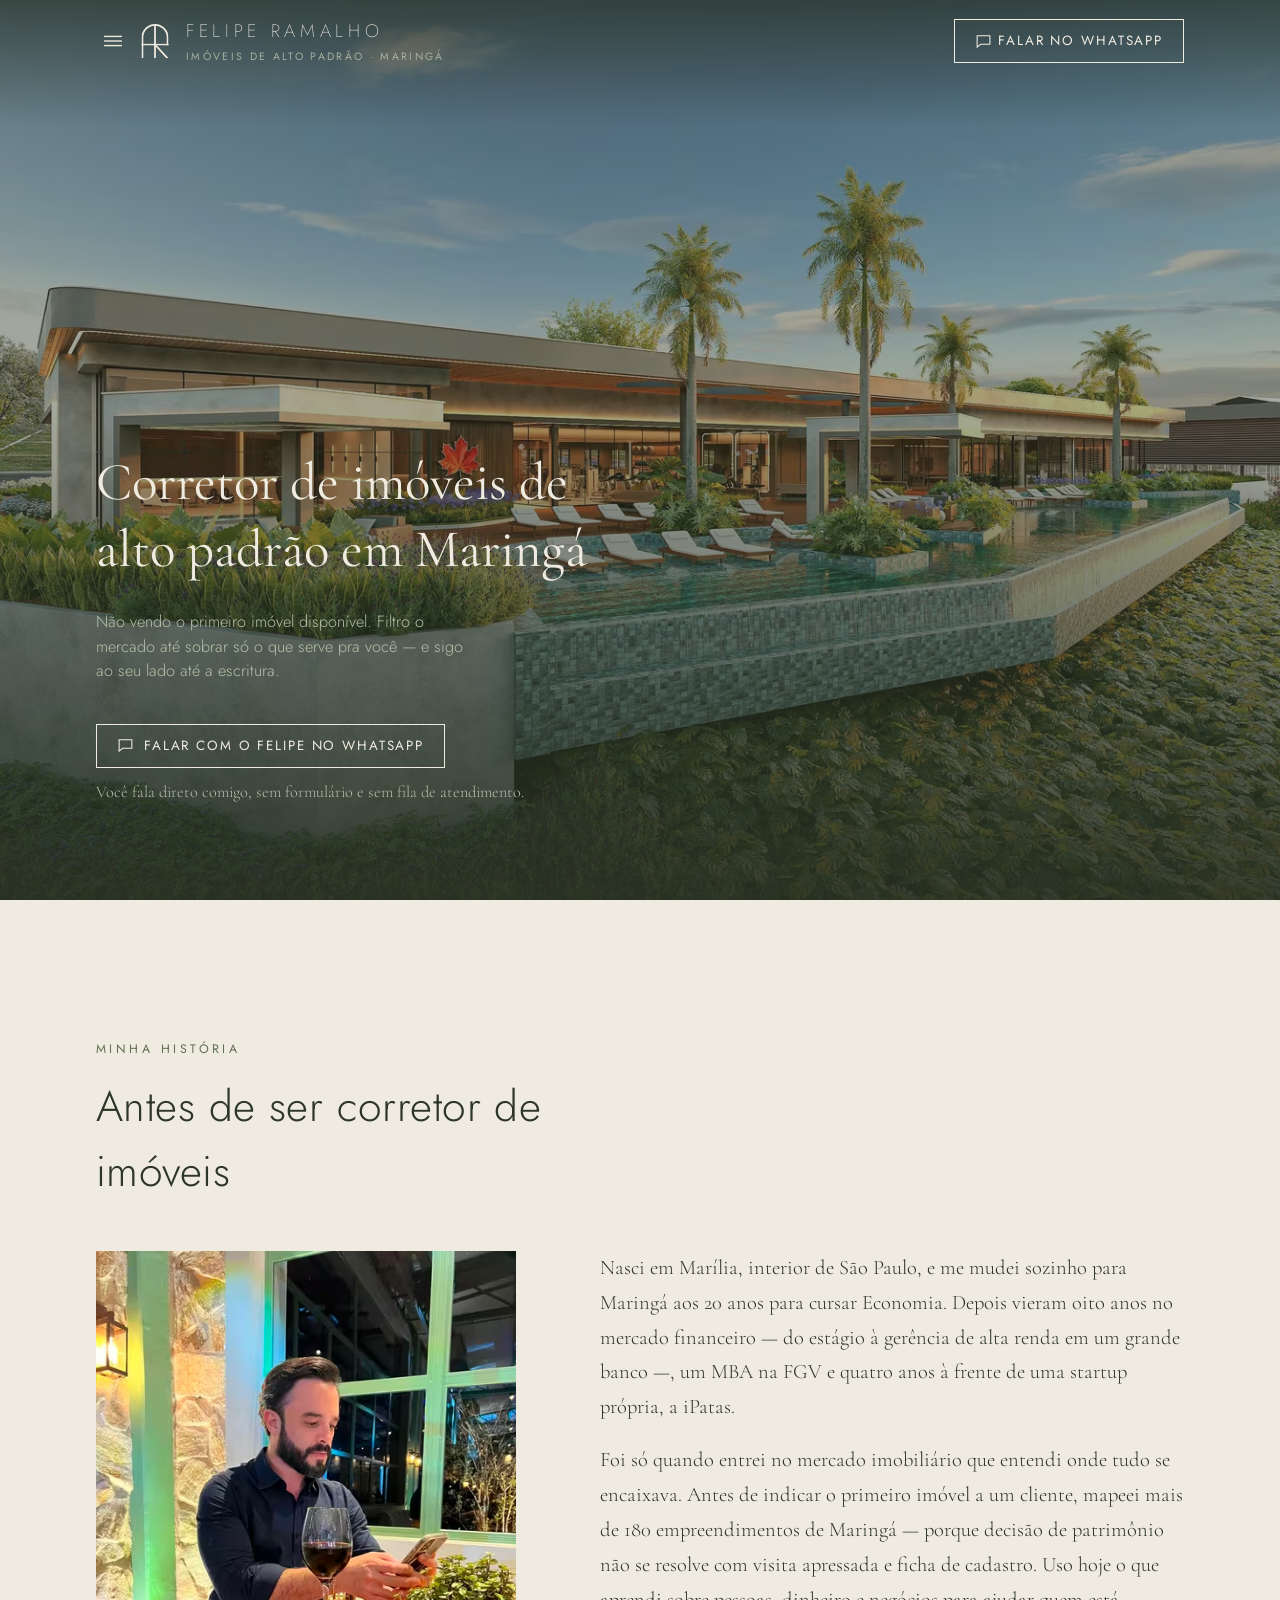
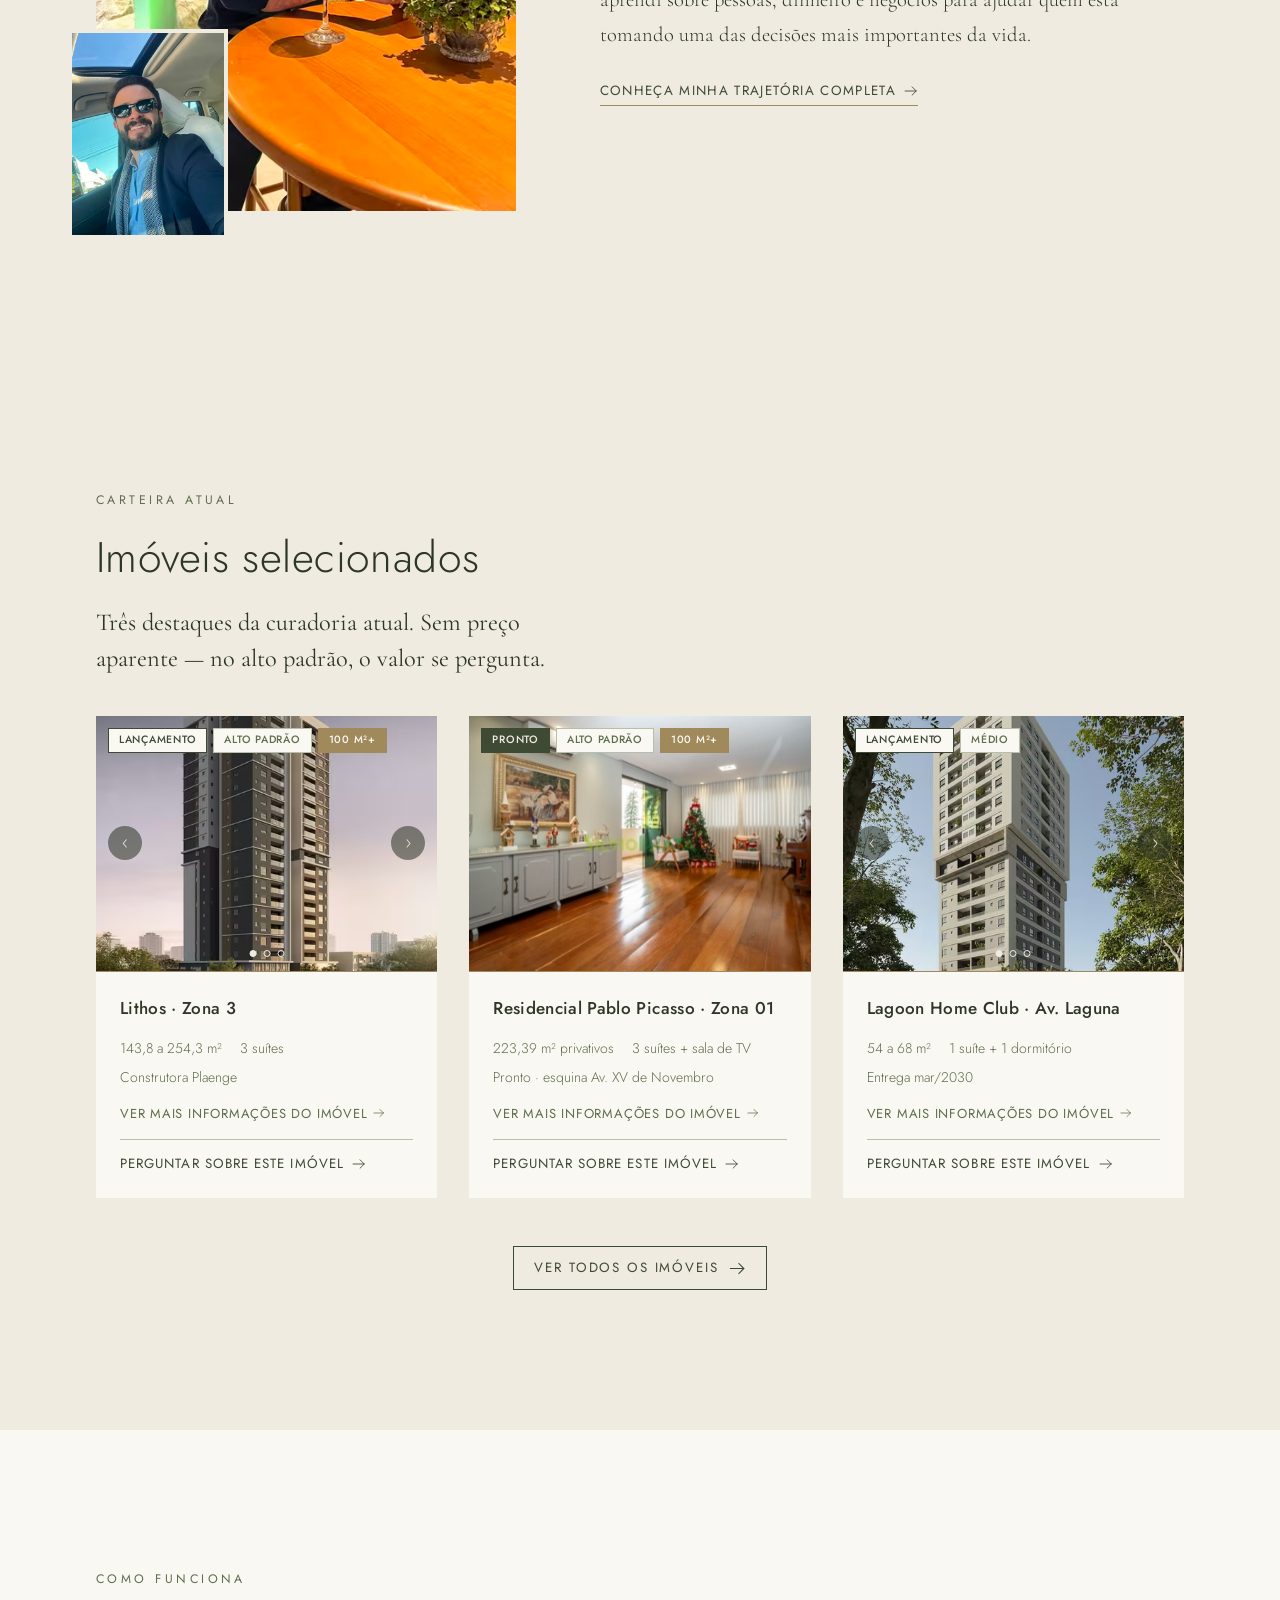
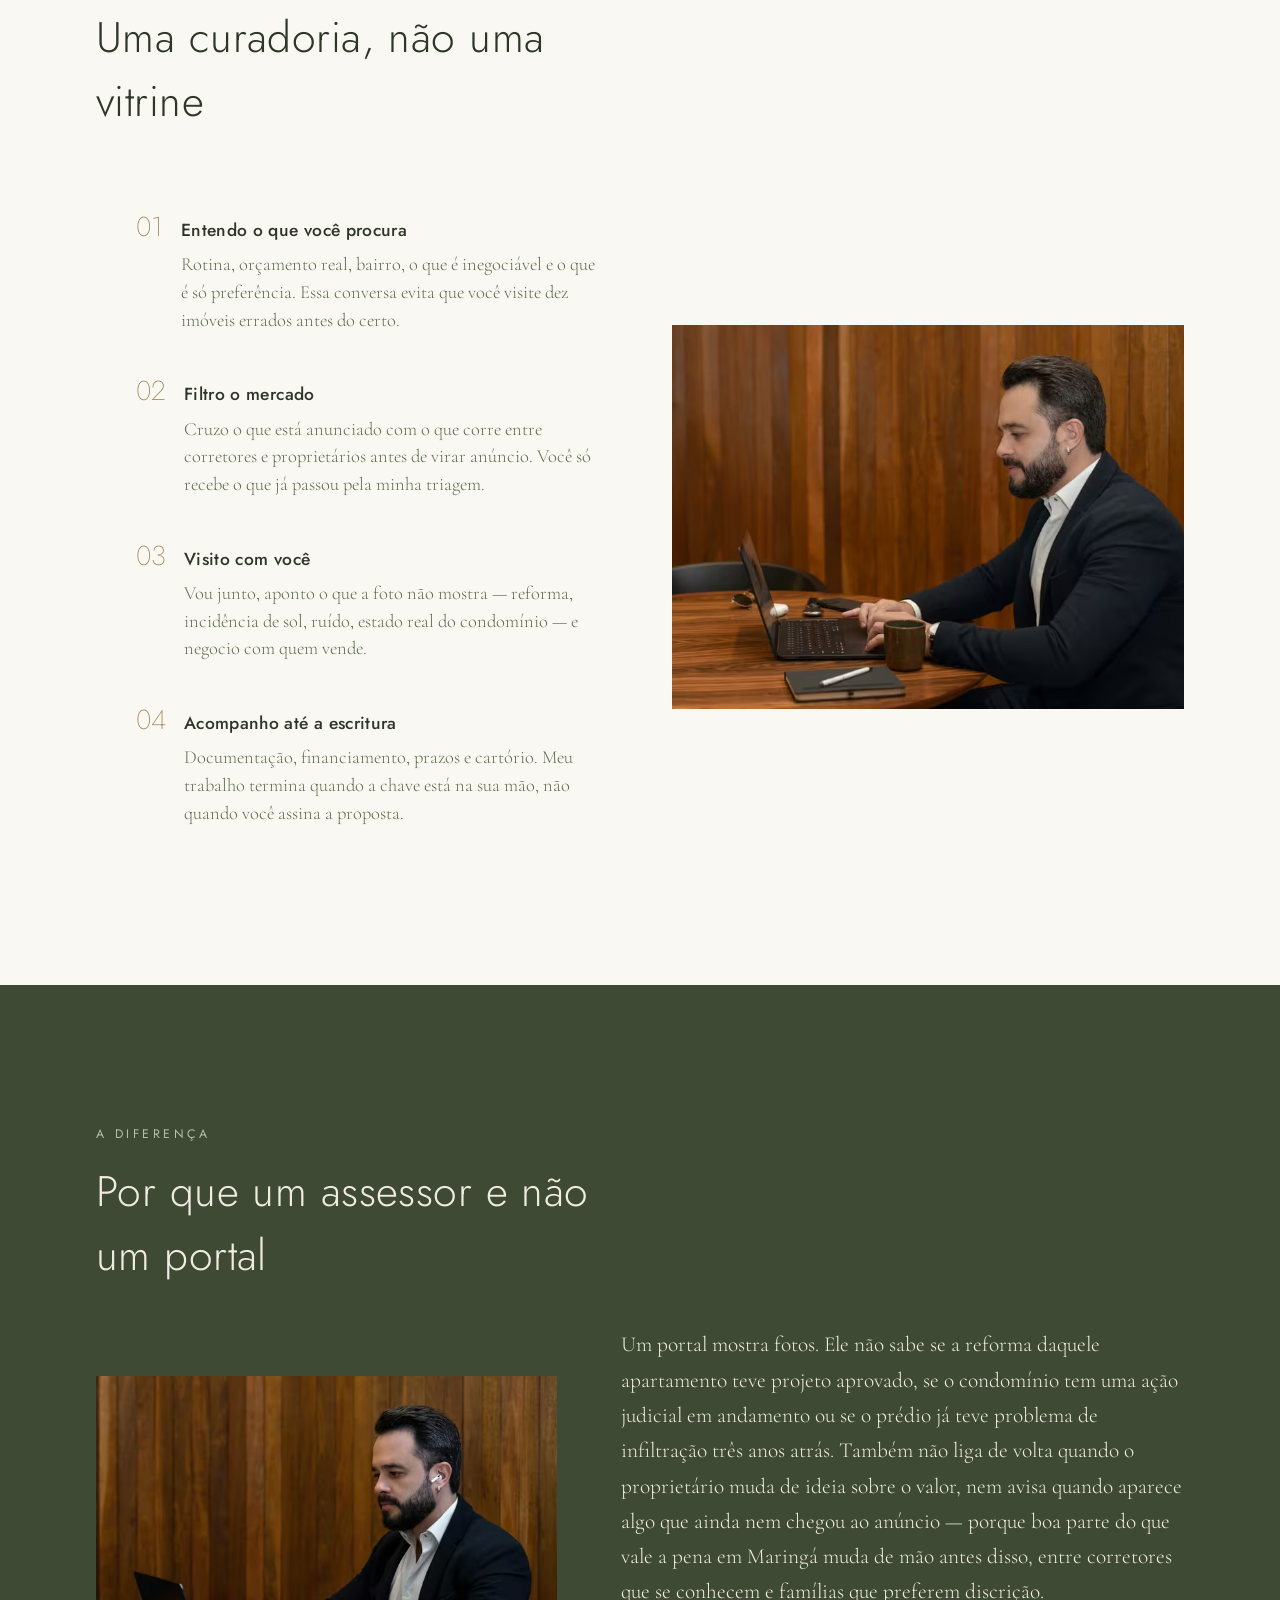
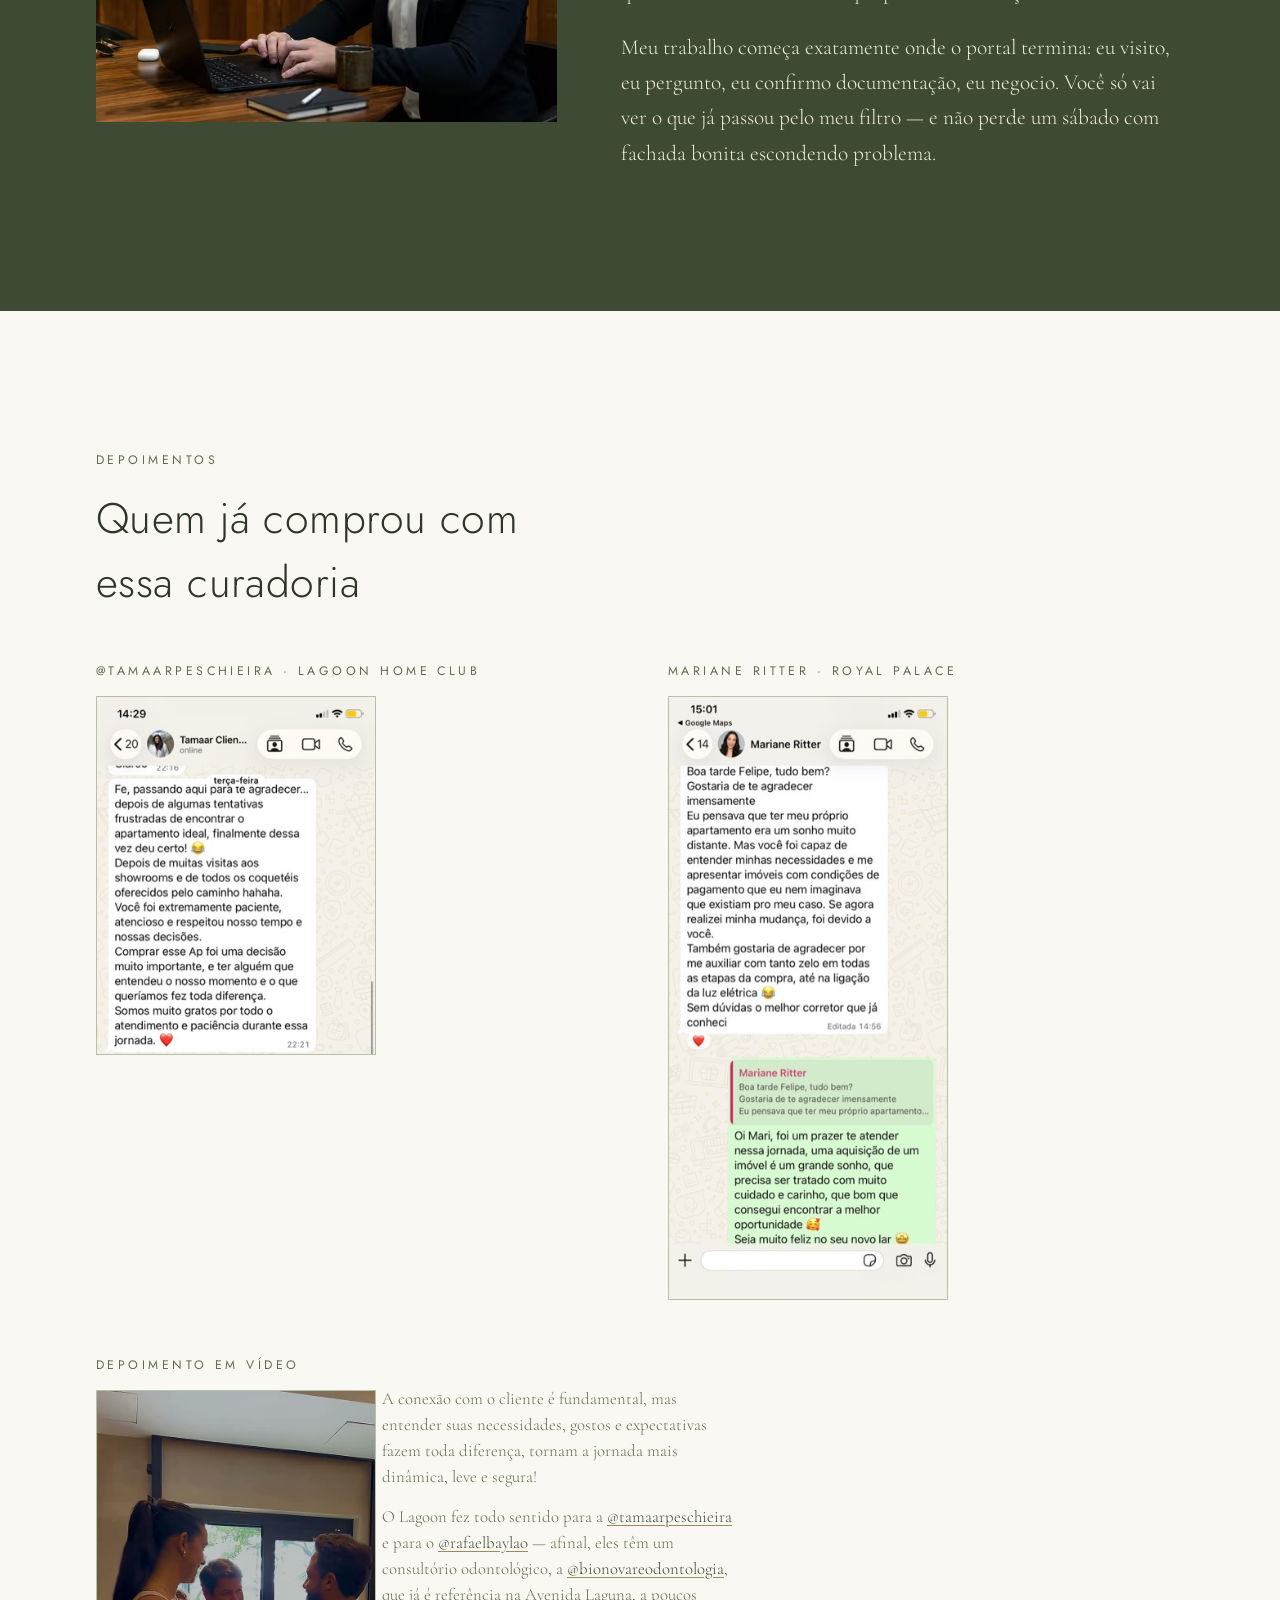
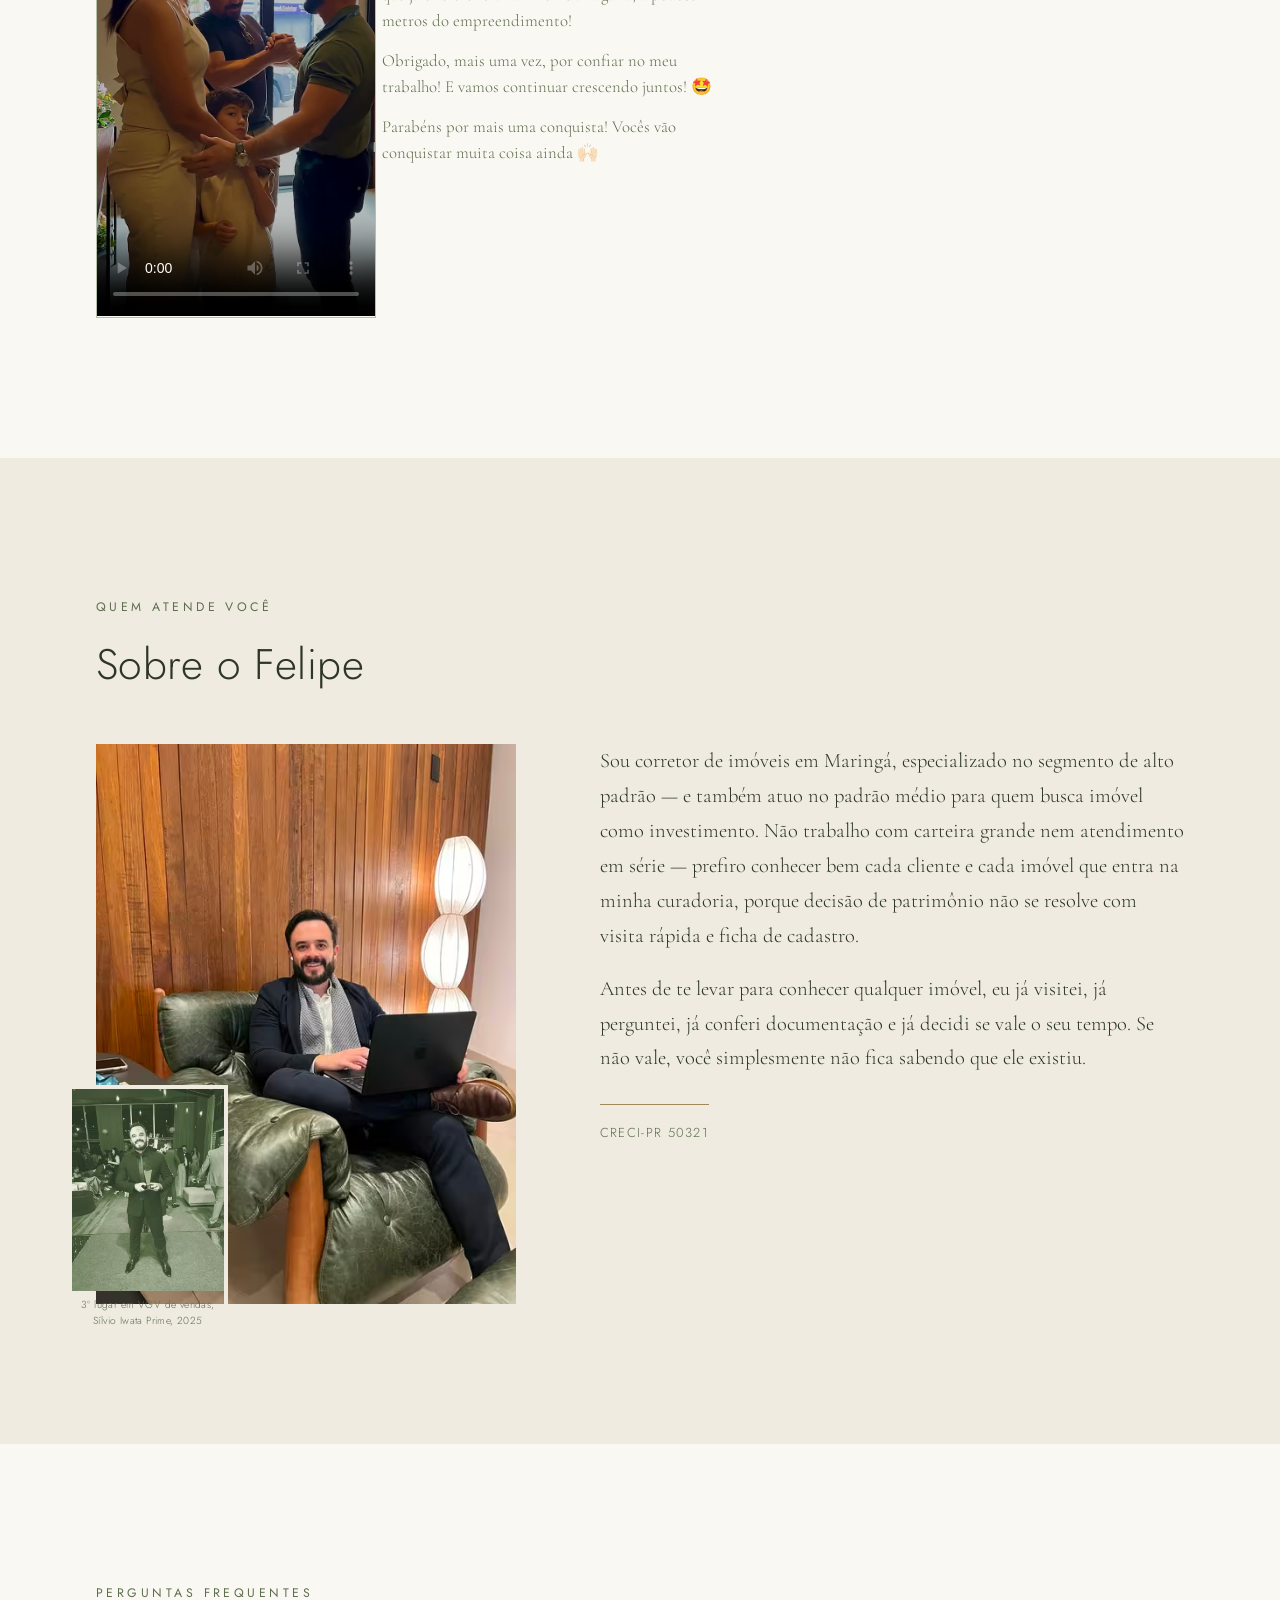
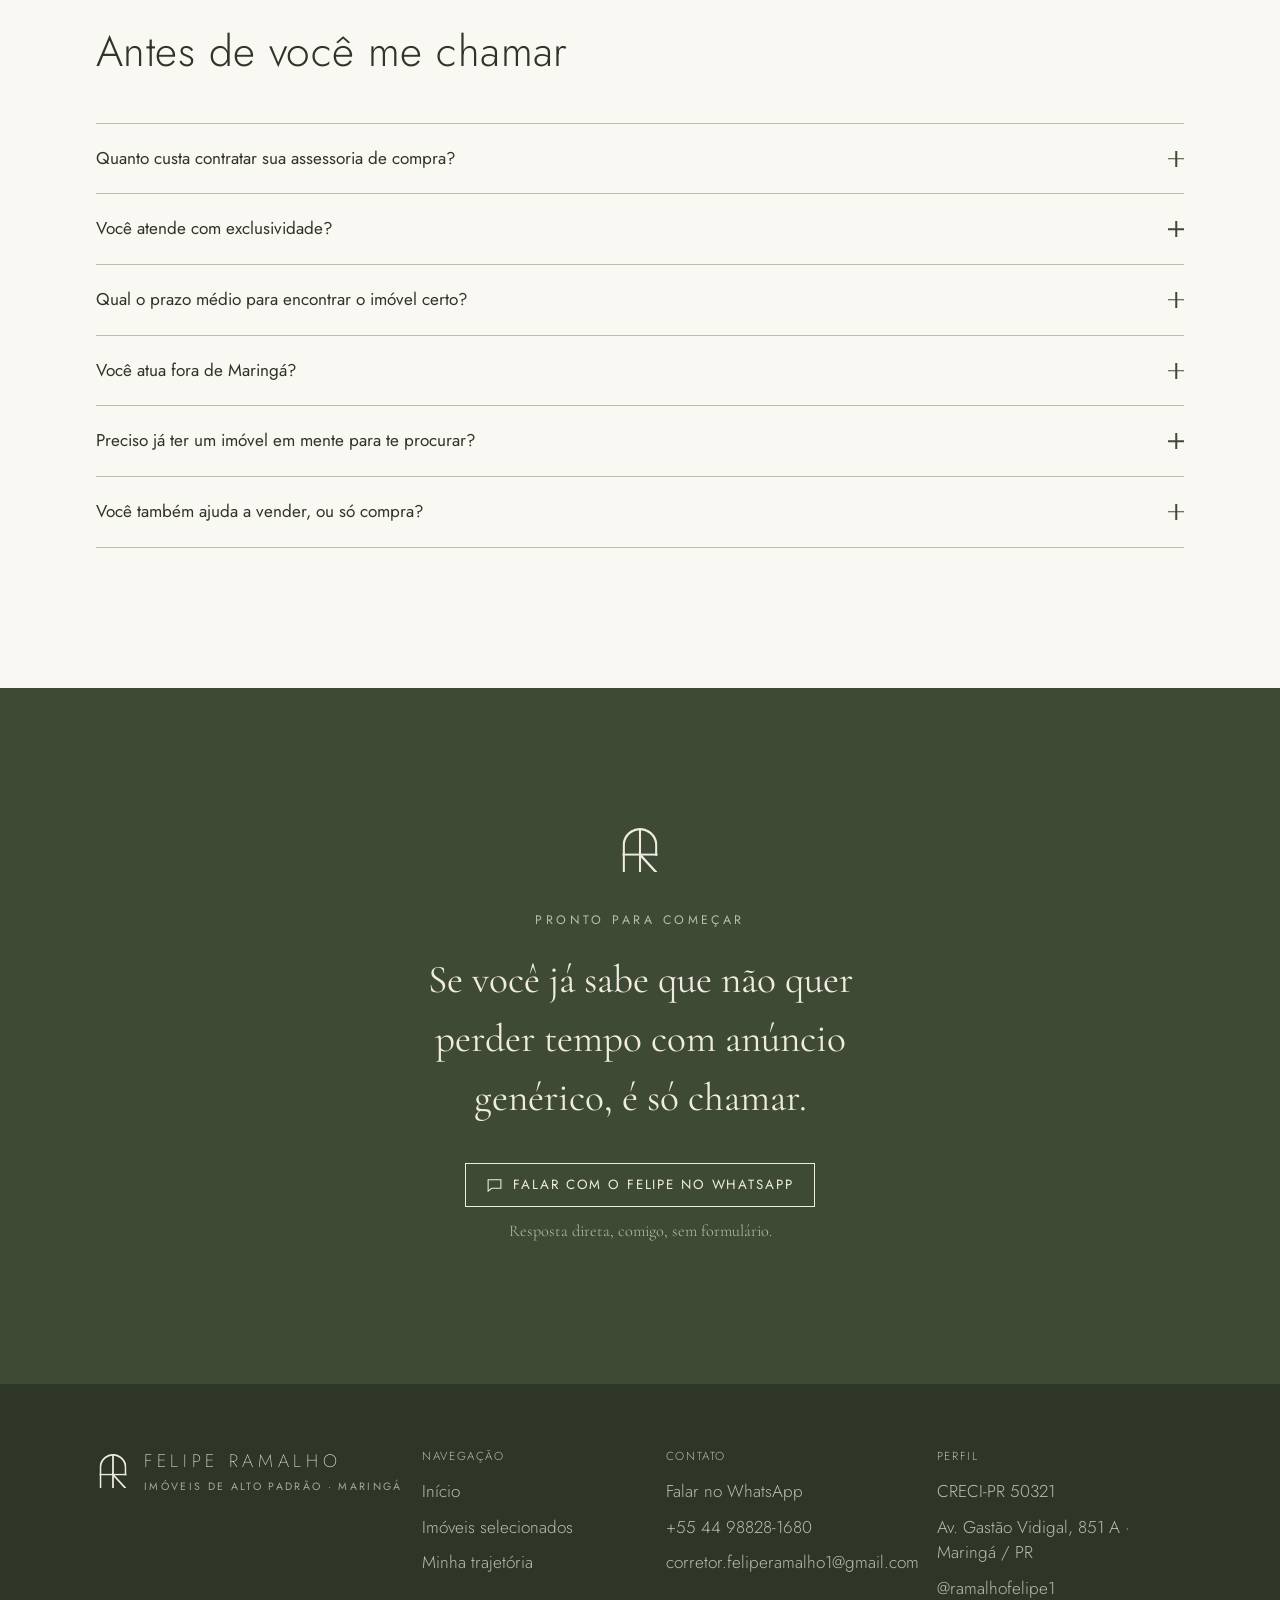
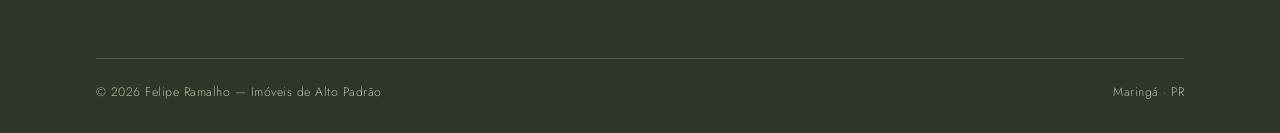
<file: index.html>
<!DOCTYPE html>
<html lang="pt-BR">
<head>
<!-- Google tag (gtag.js) -->
<script async src="https://www.googletagmanager.com/gtag/js?id=AW-18411910944"></script>
<script>
  window.dataLayer = window.dataLayer || [];
  function gtag(){dataLayer.push(arguments);}
  gtag('js', new Date());

  gtag('config', 'AW-18411910944');
</script>
<meta charset="UTF-8">
<meta name="viewport" content="width=device-width, initial-scale=1">
<title>Corretor de Imóveis de Alto Padrão em Maringá | Felipe Ramalho</title>
<meta name="description" content="Felipe Ramalho é corretor de imóveis de alto padrão em Maringá. Assessoria de compra: filtro o mercado, visito com você e acompanho até a escritura.">
<meta name="robots" content="index, follow">
<meta name="author" content="Felipe Ramalho">
<meta name="geo.placename" content="Maringá, Paraná, Brasil">
<meta name="geo.region" content="BR-PR">
<link rel="canonical" href="https://www.feliperamalhocorretor.com.br/">

<!-- Open Graph -->
<meta property="og:type" content="website">
<meta property="og:site_name" content="Felipe Ramalho — Imóveis de Alto Padrão">
<meta property="og:title" content="Corretor de Imóveis de Alto Padrão em Maringá | Felipe Ramalho">
<meta property="og:description" content="Felipe Ramalho é corretor de imóveis de alto padrão em Maringá. Assessoria de compra: filtro o mercado, visito com você e acompanho até a escritura.">
<meta property="og:image" content="https://www.feliperamalhocorretor.com.br/assets/og/og-image.jpg">
<meta property="og:image:width" content="1200">
<meta property="og:image:height" content="630">
<meta property="og:image:alt" content="Marca Felipe Ramalho — Imóveis de Alto Padrão, Maringá">
<meta property="og:locale" content="pt_BR">
<meta property="og:url" content="https://www.feliperamalhocorretor.com.br/">
<meta name="twitter:card" content="summary_large_image">
<meta name="twitter:title" content="Corretor de Imóveis de Alto Padrão em Maringá | Felipe Ramalho">
<meta name="twitter:description" content="Assessoria de compra de imóveis de alto padrão em Maringá: filtro o mercado, visito com você e acompanho até a escritura.">
<meta name="twitter:image" content="https://www.feliperamalhocorretor.com.br/assets/og/og-image.jpg">

<!-- Favicons -->
<link rel="icon" type="image/svg+xml" href="assets/favicon/favicon.svg">
<link rel="icon" type="image/png" sizes="16x16" href="assets/favicon/favicon-16.png">
<link rel="icon" type="image/png" sizes="32x32" href="assets/favicon/favicon-32.png">
<link rel="icon" type="image/png" sizes="48x48" href="assets/favicon/favicon-48.png">
<link rel="shortcut icon" href="assets/favicon/favicon.ico">
<link rel="apple-touch-icon" sizes="180x180" href="assets/favicon/apple-touch-icon.png">
<link rel="manifest" href="manifest.webmanifest">
<meta name="theme-color" content="#3F4A34">

<!-- Fonte crítica: Jost 200 é usada no nome/hero, acima da dobra -->
<link rel="preload" href="fonts/jost-latin-200-normal.woff2" as="font" type="font/woff2" crossorigin>
<link rel="preload" href="fonts/jost-latin-ext-200-normal.woff2" as="font" type="font/woff2" crossorigin>

<link rel="stylesheet" href="styles.css">

<script type="application/ld+json">
{
  "@context": "https://schema.org",
  "@type": "RealEstateAgent",
  "@id": "https://www.feliperamalhocorretor.com.br/#felipe-ramalho",
  "name": "Felipe Ramalho",
  "alternateName": "Felipe Ramalho Imóveis",
  "jobTitle": "Corretor de Imóveis",
  "description": "Felipe Ramalho é corretor de imóveis de alto padrão em Maringá. Assessoria de compra: curadoria de mercado, visitas acompanhadas e suporte até a escritura.",
  "slogan": "Corretor de imóveis de alto padrão em Maringá",
  "image": "https://www.feliperamalhocorretor.com.br/assets/og/og-image.jpg",
  "url": "https://www.feliperamalhocorretor.com.br/",
  "mainEntityOfPage": "https://www.feliperamalhocorretor.com.br/",
  "telephone": "+5544988281680",
  "email": "corretor.feliperamalho1@gmail.com",
  "address": {
    "@type": "PostalAddress",
    "streetAddress": "Av. Gastão Vidigal, 851 A",
    "addressLocality": "Maringá",
    "addressRegion": "PR",
    "postalCode": "87053-310",
    "addressCountry": "BR"
  },
  "areaServed": [
    { "@type": "City", "name": "Maringá" },
    { "@type": "AdministrativeArea", "name": "Região Metropolitana de Maringá" },
    { "@type": "City", "name": "Porto Rico" }
  ],
  "knowsAbout": [
    "Imóveis de alto padrão em Maringá",
    "Apartamentos de alto padrão",
    "Loteamentos fechados e condomínios fechados",
    "Salas comerciais de alto padrão",
    "Assessoria de compra de imóveis",
    "Assessoria de venda de imóveis",
    "Financiamento e crédito imobiliário"
  ],
  "knowsLanguage": "pt-BR",
  "sameAs": [
    "https://www.instagram.com/ramalhofelipe1/"
  ],
  "hasCredential": {
    "@type": "EducationalOccupationalCredential",
    "credentialCategory": "license",
    "name": "CRECI-PR 50321",
    "recognizedBy": {
      "@type": "Organization",
      "name": "Conselho Regional de Corretores de Imóveis do Paraná (CRECI-PR)"
    }
  },
  "worksFor": {
    "@type": "Organization",
    "name": "Sílvio Iwata Prime"
  },
  "alumniOf": {
    "@type": "CollegeOrUniversity",
    "name": "Universidade Estadual de Maringá (UEM)"
  },
  "award": "3º lugar em VGV de vendas — Sílvio Iwata Prime, 2025",
  "hasMap": "https://www.google.com/maps/search/?api=1&query=Av.+Gast%C3%A3o+Vidigal%2C+851+A%2C+Maring%C3%A1%2C+PR%2C+87053-310",
  "hasOfferCatalog": {
    "@type": "OfferCatalog",
    "name": "Imóveis em curadoria em Maringá",
    "itemListElement": [
      { "@type": "Offer", "itemOffered": { "@type": "Product", "name": "La Vie Concept", "category": "Apartamento de alto padrão" } },
      { "@type": "Offer", "itemOffered": { "@type": "Product", "name": "Quinta dos Plátanos", "category": "Loteamento fechado" } },
      { "@type": "Offer", "itemOffered": { "@type": "Product", "name": "Floresta 23", "category": "Loteamento de alto padrão" } },
      { "@type": "Offer", "itemOffered": { "@type": "Product", "name": "Lagoon Home Club", "category": "Apartamento de alto padrão" } },
      { "@type": "Offer", "itemOffered": { "@type": "Product", "name": "Lithos", "category": "Apartamento de alto padrão" } },
      { "@type": "Offer", "itemOffered": { "@type": "Product", "name": "Office Cidade Aruna", "category": "Sala comercial de alto padrão" } }
    ]
  }
}
</script>

<!-- FAQPage: o texto de pergunta/resposta precisa bater com o que está visível
     na página (exigência do Google para dados estruturados). -->
<script type="application/ld+json">
{
  "@context": "https://schema.org",
  "@type": "FAQPage",
  "mainEntity": [
    {
      "@type": "Question",
      "name": "Quanto custa contratar sua assessoria de compra?",
      "acceptedAnswer": {
        "@type": "Answer",
        "text": "Não tem cobrança adicional para você — apenas a comissão padrão do mercado. Antes de começar, você sabe exatamente como funciona, sem letra miúda."
      }
    },
    {
      "@type": "Question",
      "name": "Você atende com exclusividade?",
      "acceptedAnswer": {
        "@type": "Answer",
        "text": "Trabalho com um número limitado de clientes ao mesmo tempo, porque cada busca exige atenção real — visitas, checagem de documentação, negociação. Se você me contrata, eu não estou tocando dez buscas parecidas ao mesmo tempo."
      }
    },
    {
      "@type": "Question",
      "name": "Qual o prazo médio para encontrar o imóvel certo?",
      "acceptedAnswer": {
        "@type": "Answer",
        "text": "Depende do quanto o que você procura já existe pronto no mercado de Maringá. Alguns clientes fecham em poucas semanas porque sabem exatamente o que querem; outros levam meses porque o imóvel certo simplesmente ainda não apareceu — e eu prefiro esperar a te levar para ver algo que não serve."
      }
    },
    {
      "@type": "Question",
      "name": "Você atua fora de Maringá?",
      "acceptedAnswer": {
        "@type": "Answer",
        "text": "Minha base e meu conhecimento de bairro, condomínio e histórico de imóvel são de Maringá. Além daqui, também atuo em Porto Rico, com os produtos da Aruna; fora dessas duas praças, prefiro indicar alguém que conheça o terreno tão bem quanto eu conheço o de Maringá."
      }
    },
    {
      "@type": "Question",
      "name": "Preciso já ter um imóvel em mente para te procurar?",
      "acceptedAnswer": {
        "@type": "Answer",
        "text": "Não. Boa parte do meu trabalho começa exatamente aí: você me conta o que precisa da rotina, da localização e do orçamento, e eu traduzo isso em opções — inclusive algumas que talvez nem estejam anunciadas ainda."
      }
    },
    {
      "@type": "Question",
      "name": "Você também ajuda a vender, ou só compra?",
      "acceptedAnswer": {
        "@type": "Answer",
        "text": "Sim. Quando assumo um imóvel para venda, não me limito a publicar um anúncio: estruturo a apresentação, produzo fotos e vídeos, desenvolvo conteúdo, faço campanhas patrocinadas e posiciono o imóvel nas principais plataformas do mercado — buscando o comprador certo e o melhor resultado pra você."
      }
    }
  ]
}
</script>

<script type="application/ld+json">
{
  "@context": "https://schema.org",
  "@type": "VideoObject",
  "name": "Depoimento em vídeo — entrega do Lagoon Home Club",
  "description": "Felipe Ramalho entrega as chaves do Lagoon Home Club para o casal que abrirá um consultório odontológico na Avenida Laguna, em Maringá.",
  "thumbnailUrl": "https://www.feliperamalhocorretor.com.br/assets/img/depoimento-video-poster-720.jpg",
  "contentUrl": "https://www.feliperamalhocorretor.com.br/assets/video/depoimento-lagoon-tamar-rafael.mp4",
  "duration": "PT28S"
}
</script>
</head>
<body>
<a class="skip-link" href="#conteudo">Pular para o conteúdo</a>

<!-- Sprite único da marca — evita colisão de ids de clipPath entre as instâncias -->
<svg width="0" height="0" style="position:absolute" aria-hidden="true" focusable="false">
  <defs>
    <symbol id="mark" viewBox="0 0 300 299.999988">
      <clipPath id="lg-f-body"><path d="M 31.144531 0.339844 L 142.191406 0.339844 L 142.191406 299.589844 L 31.144531 299.589844 Z" clip-rule="nonzero"/></clipPath>
      <clipPath id="lg-f-bar"><path d="M 31.144531 173 L 142.191406 173 L 142.191406 190 L 31.144531 190 Z" clip-rule="nonzero"/></clipPath>
      <clipPath id="lg-r-body"><path d="M 142.191406 0.339844 L 268.855469 0.339844 L 268.855469 299.589844 L 142.191406 299.589844 Z" clip-rule="nonzero"/></clipPath>
      <clipPath id="lg-r-vert"><path d="M 142.191406 0.339844 L 158 0.339844 L 158 299.589844 L 142.191406 299.589844 Z" clip-rule="nonzero"/></clipPath>
      <clipPath id="lg-r-bar"><path d="M 142.191406 173 L 268.855469 173 L 268.855469 190 L 142.191406 190 Z" clip-rule="nonzero"/></clipPath>
      <clipPath id="lg-r-leg"><path d="M 142.191406 72 L 268.855469 72 L 268.855469 299.589844 L 142.191406 299.589844 Z" clip-rule="nonzero"/></clipPath>
      <g clip-path="url(#lg-f-body)">
        <path stroke-linecap="butt" transform="matrix(3.470244, 0, 0, 3.469565, 25.0712, -19.609862)" fill="none" stroke-linejoin="miter" d="M 4.000273 97.999637 L 4.000273 39.999751 C 4.000273 39.476226 4.012655 38.9527 4.038545 38.4303 C 4.064435 37.906775 4.102706 37.384375 4.154486 36.863101 C 4.20514 36.341827 4.269301 35.822805 4.345845 35.304908 C 4.423514 34.787012 4.51244 34.270242 4.614873 33.756849 C 4.717306 33.243456 4.832122 32.732315 4.959319 32.224551 C 5.086517 31.716787 5.226096 31.212401 5.378058 30.711393 C 5.530019 30.209259 5.694363 29.712754 5.871089 29.219626 C 6.046689 28.726499 6.235796 28.237875 6.436161 27.753755 C 6.636525 27.27076 6.848145 26.791143 7.072148 26.318281 C 7.29615 25.844293 7.531409 25.377061 7.779051 24.915458 C 8.025566 24.453854 8.283338 23.99788 8.552366 23.548662 C 8.821394 23.099443 9.101679 22.656979 9.39322 22.221271 C 9.683635 21.786688 9.985307 21.357735 10.29711 20.937788 C 10.608913 20.516716 10.931972 20.104651 11.264036 19.699341 C 11.5961 19.294031 11.938295 18.897727 12.289495 18.510431 C 12.641821 18.122009 13.002026 17.742593 13.372362 17.372185 C 13.742698 17.001776 14.122039 16.641501 14.510385 16.289106 C 14.897606 15.937837 15.294957 15.595575 15.699062 15.263446 C 16.104293 14.931317 16.517403 14.60932 16.937267 14.297457 C 17.358257 13.985593 17.786001 13.683862 18.221624 13.39339 C 18.657247 13.101792 19.099624 12.821452 19.548755 12.552371 C 19.997886 12.28329 20.453771 12.025468 20.915283 11.778904 C 21.376796 11.531215 21.845063 11.29591 22.317832 11.071863 C 22.791727 10.848943 23.270125 10.636155 23.754151 10.435751 C 24.238176 10.235348 24.726705 10.047329 25.219735 9.870569 C 25.712766 9.693809 26.209174 9.529433 26.71121 9.377442 C 27.21212 9.22545 27.716408 9.085843 28.224072 8.958621 C 28.732862 8.831399 29.243903 8.716561 29.757195 8.615233 C 30.270488 8.51278 30.786031 8.422711 31.304952 8.346152 C 31.822747 8.269594 32.342793 8.20542 32.863965 8.15363 C 33.385137 8.102966 33.906309 8.064687 34.429732 8.038792 C 34.953155 8.012897 35.476578 8.000513 36.000001 8.000513 C 36.523424 8.000513 37.046848 8.012897 37.570271 8.038792 C 38.093694 8.064687 38.614866 8.102966 39.136038 8.15363 C 39.65721 8.20542 40.177256 8.269594 40.695051 8.346152 C 41.212846 8.422711 41.729515 8.51278 42.242807 8.615233 C 42.7561 8.716561 43.267141 8.831399 43.774805 8.958621 C 44.283595 9.085843 44.787882 9.22545 45.288792 9.377442 C 45.789703 9.529433 46.287236 9.693809 46.780267 9.870569 C 47.273298 10.047329 47.761826 10.235348 48.245852 10.435751 C 48.729878 10.636155 49.208275 10.848943 49.68217 11.071863 C 50.154939 11.29591 50.623206 11.531215 51.084719 11.778904 C 51.546232 12.025468 52.002117 12.28329 52.451247 12.552371 C 52.900378 12.821452 53.342755 13.101792 53.778378 13.39339 C 54.214002 13.683862 54.641745 13.985593 55.062735 14.297457 C 55.482599 14.60932 55.89571 14.931317 56.30094 15.263446 C 56.705046 15.595575 57.102397 15.937837 57.489618 16.289106 C 57.877964 16.641501 58.257305 17.001776 58.627641 17.372185 C 58.997977 17.742593 59.358182 18.122009 59.710508 18.510431 C 60.061708 18.897727 60.403903 19.294031 60.735967 19.699341 C 61.068031 20.104651 61.39109 20.516716 61.702893 20.937788 C 62.014695 21.357735 62.316367 21.786688 62.606782 22.221271 C 62.898324 22.656979 63.178608 23.099443 63.447636 23.548662 C 63.716665 23.99788 63.974437 24.453854 64.220952 24.915458 C 64.468593 25.377061 64.703852 25.844293 64.927855 26.318281 C 65.151857 26.791143 65.363478 27.27076 65.563842 27.753755 C 65.764206 28.237875 65.953314 28.726499 66.128914 29.219626 C 66.305639 29.712754 66.469983 30.209259 66.621945 30.711393 C 66.773906 31.212401 66.913486 31.716787 67.040683 32.224551 C 67.167881 32.732315 67.282696 33.243456 67.385129 33.756849 C 67.487563 34.270242 67.576488 34.787012 67.654158 35.304908 C 67.730701 35.822805 67.794863 36.341827 67.845517 36.863101 C 67.897296 37.384375 67.935568 37.906775 67.961458 38.4303 C 67.987347 38.9527 67.999729 39.476226 67.999729 39.999751 L 67.999729 59.999557" stroke="#3f4a34" stroke-width="4.5" stroke-opacity="1" stroke-miterlimit="4"/>
      </g>
      <g clip-path="url(#lg-f-bar)">
        <path stroke-linecap="butt" transform="matrix(3.470244, 0, 0, 3.469565, 25.0712, -19.609862)" fill="none" stroke-linejoin="miter" d="M -3.999659 58.000027 L 75.999662 58.000027" stroke="#3f4a34" stroke-width="4.5" stroke-opacity="1" stroke-miterlimit="4"/>
      </g>
      <g clip-path="url(#lg-r-body)">
        <path stroke-linecap="butt" transform="matrix(3.470244, 0, 0, 3.469565, 25.0712, -19.609862)" fill="none" stroke-linejoin="miter" d="M 4.000273 97.999637 L 4.000273 39.999751 C 4.000273 39.476226 4.012655 38.9527 4.038545 38.4303 C 4.064435 37.906775 4.102706 37.384375 4.154486 36.863101 C 4.20514 36.341827 4.269301 35.822805 4.345845 35.304908 C 4.423514 34.787012 4.51244 34.270242 4.614873 33.756849 C 4.717306 33.243456 4.832122 32.732315 4.959319 32.224551 C 5.086517 31.716787 5.226096 31.212401 5.378058 30.711393 C 5.530019 30.209259 5.694363 29.712754 5.871089 29.219626 C 6.046689 28.726499 6.235796 28.237875 6.436161 27.753755 C 6.636525 27.27076 6.848145 26.791143 7.072148 26.318281 C 7.29615 25.844293 7.531409 25.377061 7.779051 24.915458 C 8.025566 24.453854 8.283338 23.99788 8.552366 23.548662 C 8.821394 23.099443 9.101679 22.656979 9.39322 22.221271 C 9.683635 21.786688 9.985307 21.357735 10.29711 20.937788 C 10.608913 20.516716 10.931972 20.104651 11.264036 19.699341 C 11.5961 19.294031 11.938295 18.897727 12.289495 18.510431 C 12.641821 18.122009 13.002026 17.742593 13.372362 17.372185 C 13.742698 17.001776 14.122039 16.641501 14.510385 16.289106 C 14.897606 15.937837 15.294957 15.595575 15.699062 15.263446 C 16.104293 14.931317 16.517403 14.60932 16.937267 14.297457 C 17.358257 13.985593 17.786001 13.683862 18.221624 13.39339 C 18.657247 13.101792 19.099624 12.821452 19.548755 12.552371 C 19.997886 12.28329 20.453771 12.025468 20.915283 11.778904 C 21.376796 11.531215 21.845063 11.29591 22.317832 11.071863 C 22.791727 10.848943 23.270125 10.636155 23.754151 10.435751 C 24.238176 10.235348 24.726705 10.047329 25.219735 9.870569 C 25.712766 9.693809 26.209174 9.529433 26.71121 9.377442 C 27.21212 9.22545 27.716408 9.085843 28.224072 8.958621 C 28.732862 8.831399 29.243903 8.716561 29.757195 8.615233 C 30.270488 8.51278 30.786031 8.422711 31.304952 8.346152 C 31.822747 8.269594 32.342793 8.20542 32.863965 8.15363 C 33.385137 8.102966 33.906309 8.064687 34.429732 8.038792 C 34.953155 8.012897 35.476578 8.000513 36.000001 8.000513 C 36.523424 8.000513 37.046848 8.012897 37.570271 8.038792 C 38.093694 8.064687 38.614866 8.102966 39.136038 8.15363 C 39.65721 8.20542 40.177256 8.269594 40.695051 8.346152 C 41.212846 8.422711 41.729515 8.51278 42.242807 8.615233 C 42.7561 8.716561 43.267141 8.831399 43.774805 8.958621 C 44.283595 9.085843 44.787882 9.22545 45.288792 9.377442 C 45.789703 9.529433 46.287236 9.693809 46.780267 9.870569 C 47.273298 10.047329 47.761826 10.235348 48.245852 10.435751 C 48.729878 10.636155 49.208275 10.848943 49.68217 11.071863 C 50.154939 11.29591 50.623206 11.531215 51.084719 11.778904 C 51.546232 12.025468 52.002117 12.28329 52.451247 12.552371 C 52.900378 12.821452 53.342755 13.101792 53.778378 13.39339 C 54.214002 13.683862 54.641745 13.985593 55.062735 14.297457 C 55.482599 14.60932 55.89571 14.931317 56.30094 15.263446 C 56.705046 15.595575 57.102397 15.937837 57.489618 16.289106 C 57.877964 16.641501 58.257305 17.001776 58.627641 17.372185 C 58.997977 17.742593 59.358182 18.122009 59.710508 18.510431 C 60.061708 18.897727 60.403903 19.294031 60.735967 19.699341 C 61.068031 20.104651 61.39109 20.516716 61.702893 20.937788 C 62.014695 21.357735 62.316367 21.786688 62.606782 22.221271 C 62.898324 22.656979 63.178608 23.099443 63.447636 23.548662 C 63.716665 23.99788 63.974437 24.453854 64.220952 24.915458 C 64.468593 25.377061 64.703852 25.844293 64.927855 26.318281 C 65.151857 26.791143 65.363478 27.27076 65.563842 27.753755 C 65.764206 28.237875 65.953314 28.726499 66.128914 29.219626 C 66.305639 29.712754 66.469983 30.209259 66.621945 30.711393 C 66.773906 31.212401 66.913486 31.716787 67.040683 32.224551 C 67.167881 32.732315 67.282696 33.243456 67.385129 33.756849 C 67.487563 34.270242 67.576488 34.787012 67.654158 35.304908 C 67.730701 35.822805 67.794863 36.341827 67.845517 36.863101 C 67.897296 37.384375 67.935568 37.906775 67.961458 38.4303 C 67.987347 38.9527 67.999729 39.476226 67.999729 39.999751 L 67.999729 59.999557" stroke="#5f6e4e" stroke-width="4.5" stroke-opacity="1" stroke-miterlimit="4"/>
      </g>
      <g clip-path="url(#lg-r-vert)">
        <path stroke-linecap="butt" transform="matrix(3.470244, 0, 0, 3.469565, 25.0712, -19.609862)" fill="none" stroke-linejoin="miter" d="M 36.000001 8.000513 L 36.000001 97.999637" stroke="#5f6e4e" stroke-width="4.5" stroke-opacity="1" stroke-miterlimit="4"/>
      </g>
      <g clip-path="url(#lg-r-bar)">
        <path stroke-linecap="butt" transform="matrix(3.470244, 0, 0, 3.469565, 25.0712, -19.609862)" fill="none" stroke-linejoin="miter" d="M -3.999659 58.000027 L 75.999662 58.000027" stroke="#5f6e4e" stroke-width="4.5" stroke-opacity="1" stroke-miterlimit="4"/>
      </g>
      <g clip-path="url(#lg-r-leg)">
        <path stroke-linecap="butt" transform="matrix(3.470244, 0, 0, 3.469565, 25.0712, -19.609862)" fill="none" stroke-linejoin="miter" d="M 30.49449 52.00031 L 76.372249 101.999824" stroke="#5f6e4e" stroke-width="4.5" stroke-opacity="1" stroke-miterlimit="4"/>
      </g>
    </symbol>
    <filter id="tone-areia" color-interpolation-filters="sRGB">
      <feColorMatrix type="matrix" values="0 0 0 0 0.9373  0 0 0 0 0.9216  0 0 0 0 0.8824  0 0 0 1 0"/>
    </filter>
    <symbol id="icon-whatsapp" viewBox="0 0 24 24">
      <path d="M3 4 H21 V16 H8 L3 20 Z" fill="none" stroke="currentColor" stroke-width="1.5" stroke-linejoin="miter"/>
    </symbol>
    <symbol id="icon-arrow" viewBox="0 0 24 24">
      <path d="M2 12 H21 M14 5 L21 12 L14 19" fill="none" stroke="currentColor" stroke-width="1.5" stroke-linejoin="miter" stroke-linecap="square"/>
    </symbol>
  </defs>
</svg>

<header class="site-header" id="site-header">
  <div class="container">
    <button class="btn-menu" id="menu-toggle" type="button" aria-expanded="false" aria-controls="site-menu" aria-label="Abrir menu">
      <svg viewBox="0 0 24 24" aria-hidden="true">
        <line class="menu-line menu-line--top" x1="3" y1="7" x2="21" y2="7" stroke="currentColor" stroke-width="1.5" stroke-linecap="square"/>
        <line class="menu-line menu-line--mid" x1="3" y1="12" x2="21" y2="12" stroke="currentColor" stroke-width="1.5" stroke-linecap="square"/>
        <line class="menu-line menu-line--bottom" x1="3" y1="17" x2="21" y2="17" stroke="currentColor" stroke-width="1.5" stroke-linecap="square"/>
      </svg>
    </button>
    <a href="#topo" class="brand-lockup" aria-label="Felipe Ramalho — início da página">
      <span class="brand-mark brand-mark--swap" aria-hidden="true">
        <svg class="mk mk-a" viewBox="0 0 300 299.999988"><use href="#mark"></use></svg>
        <svg class="mk mk-b" viewBox="0 0 300 299.999988"><use href="#mark"></use></svg>
      </span>
      <span class="brand-lockup__text">
        <span class="brand-name">FELIPE RAMALHO</span>
        <span class="brand-tagline">Imóveis de alto padrão · Maringá</span>
      </span>
    </a>
    <a class="btn-wa" href="https://wa.me/" data-wa data-wa-msg="Olá! Quero mais informações sobre um imóvel!">
      <svg width="17" height="17" aria-hidden="true"><use href="#icon-whatsapp"></use></svg>
      Falar no WhatsApp
    </a>
  </div>
  <nav class="site-menu" id="site-menu" aria-label="Menu principal" hidden>
    <div class="container site-menu__inner">
      <a href="#topo">Início</a>
      <a href="#historia-title">Minha história</a>
      <a href="trajetoria.html">Minha trajetória completa</a>
      <a href="#metodo-title">Como funciona</a>
      <a href="#imoveis-title">Imóveis selecionados</a>
      <a href="imoveis.html">Ver todos os imóveis</a>
      <a href="#assessor-title">Por que um assessor</a>
      <a href="#depoimentos-title">Depoimentos</a>
      <a href="#sobre-title">Sobre o Felipe</a>
      <a href="#faq-title">Perguntas frequentes</a>
    </div>
  </nav>
</header>
<div class="menu-scrim" id="menu-scrim" hidden></div>

<main id="conteudo">

  <!-- HERO -->
  <section class="hero" id="topo">
    <picture class="hero__bg">
      <source type="image/avif" srcset="assets/img/hero-maringa-640.avif 640w, assets/img/hero-maringa-1080.avif 1080w, assets/img/hero-maringa-1600.avif 1600w, assets/img/hero-maringa-2400.avif 2400w" sizes="100vw">
      <source type="image/webp" srcset="assets/img/hero-maringa-640.webp 640w, assets/img/hero-maringa-1080.webp 1080w, assets/img/hero-maringa-1600.webp 1600w, assets/img/hero-maringa-2400.webp 2400w" sizes="100vw">
      <img src="assets/img/hero-maringa-1600.jpg" srcset="assets/img/hero-maringa-640.jpg 640w, assets/img/hero-maringa-1080.jpg 1080w, assets/img/hero-maringa-1600.jpg 1600w, assets/img/hero-maringa-2400.jpg 2400w" sizes="100vw" width="1600" height="941" alt="Piscina de borda infinita ao entardecer, com espreguiçadeiras de madeira e o horizonte de Maringá ao fundo." fetchpriority="high" decoding="async">
    </picture>
    <div class="hero__overlay"></div>
    <div class="container hero__content">
      <h1 class="hero__headline">Corretor de imóveis de alto padrão em Maringá</h1>
      <p class="hero__sub">Não vendo o primeiro imóvel disponível. Filtro o mercado até sobrar só o que serve pra você — e sigo ao seu lado até a escritura.</p>
      <div class="hero__cta">
        <a class="btn-wa btn-wa--ghost" href="https://wa.me/" data-wa data-wa-msg="Olá! Quero mais informações sobre um imóvel!">
          <svg width="17" height="17" aria-hidden="true"><use href="#icon-whatsapp"></use></svg>
          Falar com o Felipe no WhatsApp
        </a>
        <p class="cta-microcopy cta-microcopy--on-dark">Você fala direto comigo, sem formulário e sem fila de atendimento.</p>
      </div>
    </div>
  </section>

  <!-- HISTÓRIA -->
  <section class="historia reveal" aria-labelledby="historia-title">
    <div class="container">
      <div class="section-head">
        <p class="eyebrow">Minha história</p>
        <h2 class="section-title" id="historia-title">Antes de ser corretor de imóveis</h2>
      </div>
      <div class="sobre__layout">
        <div class="sobre__media">
          <picture>
            <source type="image/avif" srcset="assets/img/historia-felipe-principal-320.avif 320w, assets/img/historia-felipe-principal-480.avif 480w, assets/img/historia-felipe-principal-720.avif 720w" sizes="(min-width: 900px) 32vw, 70vw">
            <source type="image/webp" srcset="assets/img/historia-felipe-principal-320.webp 320w, assets/img/historia-felipe-principal-480.webp 480w, assets/img/historia-felipe-principal-720.webp 720w" sizes="(min-width: 900px) 32vw, 70vw">
            <img src="assets/img/historia-felipe-principal-480.jpg" srcset="assets/img/historia-felipe-principal-320.jpg 320w, assets/img/historia-felipe-principal-480.jpg 480w, assets/img/historia-felipe-principal-720.jpg 720w" sizes="(min-width: 900px) 32vw, 70vw" width="720" height="960" loading="lazy" decoding="async" alt="Felipe Ramalho em um jantar, olhando o celular à mesa, em ambiente iluminado à noite.">
          </picture>
          <figure class="sobre__accent">
            <picture>
              <source type="image/avif" srcset="assets/img/historia-felipe-detalhe-200.avif 200w, assets/img/historia-felipe-detalhe-320.avif 320w, assets/img/historia-felipe-detalhe-480.avif 480w" sizes="30vw">
              <source type="image/webp" srcset="assets/img/historia-felipe-detalhe-200.webp 200w, assets/img/historia-felipe-detalhe-320.webp 320w, assets/img/historia-felipe-detalhe-480.webp 480w" sizes="30vw">
              <img src="assets/img/historia-felipe-detalhe-320.jpg" srcset="assets/img/historia-felipe-detalhe-200.jpg 200w, assets/img/historia-felipe-detalhe-320.jpg 320w, assets/img/historia-felipe-detalhe-480.jpg 480w" sizes="30vw" width="480" height="640" loading="lazy" decoding="async" alt="Felipe Ramalho sorrindo dentro do carro, em um dia de sol.">
            </picture>
          </figure>
        </div>
        <div>
          <p class="sobre__text">Nasci em Marília, interior de São Paulo, e me mudei sozinho para Maringá aos 20 anos para cursar Economia. Depois vieram oito anos no mercado financeiro — do estágio à gerência de alta renda em um grande banco —, um MBA na FGV e quatro anos à frente de uma startup própria, a iPatas.</p>
          <p class="sobre__text">Foi só quando entrei no mercado imobiliário que entendi onde tudo se encaixava. Antes de indicar o primeiro imóvel a um cliente, mapeei mais de 180 empreendimentos de Maringá — porque decisão de patrimônio não se resolve com visita apressada e ficha de cadastro. Uso hoje o que aprendi sobre pessoas, dinheiro e negócios para ajudar quem está tomando uma das decisões mais importantes da vida.</p>
          <a class="link-arrow" href="trajetoria.html">
            Conheça minha trajetória completa
            <svg width="14" height="14" aria-hidden="true"><use href="#icon-arrow"></use></svg>
          </a>
        </div>
      </div>
    </div>
  </section>

  <!-- IMÓVEIS SELECIONADOS -->
  <section class="imoveis reveal" aria-labelledby="imoveis-title">
    <div class="container">
      <div class="section-head">
        <p class="eyebrow">Carteira atual</p>
        <h2 class="section-title" id="imoveis-title">Imóveis selecionados</h2>
        <p class="section-lede" style="margin-top:16px;">Três destaques da curadoria atual. Sem preço aparente — no alto padrão, o valor se pergunta.</p>
      </div>

      <div class="imoveis__grid">

        <article class="property-card" data-category="alto">
          <div class="property-card__media property-gallery" data-gallery>
            <div class="property-gallery__viewport">
              <div class="property-gallery__slide is-active">
                <picture>
                  <source type="image/avif" srcset="assets/img/prop-lithos-480.avif 480w, assets/img/prop-lithos-800.avif 800w" sizes="(min-width: 1200px) 30vw, (min-width: 640px) 45vw, 90vw">
                  <source type="image/webp" srcset="assets/img/prop-lithos-480.webp 480w, assets/img/prop-lithos-800.webp 800w" sizes="(min-width: 1200px) 30vw, (min-width: 640px) 45vw, 90vw">
                  <img src="assets/img/prop-lithos-800.jpg" srcset="assets/img/prop-lithos-480.jpg 480w, assets/img/prop-lithos-800.jpg 800w" sizes="(min-width: 1200px) 30vw, (min-width: 640px) 45vw, 90vw" width="800" height="881" loading="lazy" decoding="async" alt="Torre do Lithos ao entardecer, com céu rosa e lilás ao fundo.">
                </picture>
              </div>
              <div class="property-gallery__slide">
                <picture>
                  <source type="image/avif" srcset="assets/img/prop-lithos-2-480.avif 480w, assets/img/prop-lithos-2-800.avif 800w" sizes="(min-width: 1200px) 30vw, (min-width: 640px) 45vw, 90vw">
                  <source type="image/webp" srcset="assets/img/prop-lithos-2-480.webp 480w, assets/img/prop-lithos-2-800.webp 800w" sizes="(min-width: 1200px) 30vw, (min-width: 640px) 45vw, 90vw">
                  <img src="assets/img/prop-lithos-2-800.jpg" srcset="assets/img/prop-lithos-2-480.jpg 480w, assets/img/prop-lithos-2-800.jpg 800w" sizes="(min-width: 1200px) 30vw, (min-width: 640px) 45vw, 90vw" width="800" height="364" loading="lazy" decoding="async" alt="Piscina privativa gourmet do Lithos, no rooftop, com deck de madeira e espreguiçadeiras.">
                </picture>
              </div>
              <div class="property-gallery__slide">
                <picture>
                  <source type="image/avif" srcset="assets/img/prop-lithos-3-480.avif 480w, assets/img/prop-lithos-3-800.avif 800w" sizes="(min-width: 1200px) 30vw, (min-width: 640px) 45vw, 90vw">
                  <source type="image/webp" srcset="assets/img/prop-lithos-3-480.webp 480w, assets/img/prop-lithos-3-800.webp 800w" sizes="(min-width: 1200px) 30vw, (min-width: 640px) 45vw, 90vw">
                  <img src="assets/img/prop-lithos-3-800.jpg" srcset="assets/img/prop-lithos-3-480.jpg 480w, assets/img/prop-lithos-3-800.jpg 800w" sizes="(min-width: 1200px) 30vw, (min-width: 640px) 45vw, 90vw" width="800" height="364" loading="lazy" decoding="async" alt="Academia do Lithos, com equipamentos de musculação e vista para a cidade.">
                </picture>
              </div>
            </div>
            <div class="property-tags">
              <span class="tag tag--lancamento">Lançamento</span>
              <span class="tag tag--tipo">Alto padrão</span>
              <span class="tag tag--metragem">100 m²+</span>
            </div>
            <button type="button" class="property-gallery__arrow property-gallery__arrow--prev" aria-label="Foto anterior">‹</button>
            <button type="button" class="property-gallery__arrow property-gallery__arrow--next" aria-label="Próxima foto">›</button>
            <div class="property-gallery__dots">
              <button type="button" class="is-active" aria-label="Foto 1 de 3"></button>
              <button type="button" aria-label="Foto 2 de 3"></button>
              <button type="button" aria-label="Foto 3 de 3"></button>
            </div>
          </div>
          <div class="property-card__body">
            <p class="property-card__location">Lithos · Zona 3</p>
            <ul class="property-card__specs">
              <li>143,8 a 254,3 m²</li>
              <li>3 suítes</li>
              <li>Construtora Plaenge</li>
            </ul>
            <a class="property-card__more" href="imoveis.html#lithos-title">
              Ver mais informações do imóvel
              <svg width="12" height="12" aria-hidden="true"><use href="#icon-arrow"></use></svg>
            </a>
            <a class="property-card__cta" href="https://wa.me/" data-wa data-wa-msg="Olá! Quero mais informações sobre um imóvel!">
              Perguntar sobre este imóvel
              <svg width="14" height="14" aria-hidden="true"><use href="#icon-arrow"></use></svg>
            </a>
          </div>
        </article>

        <article class="property-card" data-category="alto pronto">
          <div class="property-card__media">
            <img src="assets/img/prop-pablopicasso-800.jpg" srcset="assets/img/prop-pablopicasso-480.jpg 480w, assets/img/prop-pablopicasso-800.jpg 800w, assets/img/prop-pablopicasso-1200.jpg 1200w" sizes="(min-width: 1200px) 30vw, (min-width: 640px) 45vw, 90vw" width="1200" height="760" loading="lazy" decoding="async" alt="Sala de estar ampla do apartamento no Residencial Pablo Picasso, com piso de madeira e decoração de Natal.">
            <div class="property-tags">
              <span class="tag tag--pronto">Pronto</span>
              <span class="tag tag--tipo">Alto padrão</span>
              <span class="tag tag--metragem">100 m²+</span>
            </div>
          </div>
          <div class="property-card__body">
            <p class="property-card__location">Residencial Pablo Picasso · Zona 01</p>
            <ul class="property-card__specs">
              <li>223,39 m² privativos</li>
              <li>3 suítes + sala de TV</li>
              <li>Pronto · esquina Av. XV de Novembro</li>
            </ul>
            <a class="property-card__more" href="imoveis.html#pablopicasso-title">
              Ver mais informações do imóvel
              <svg width="12" height="12" aria-hidden="true"><use href="#icon-arrow"></use></svg>
            </a>
            <a class="property-card__cta" href="https://wa.me/" data-wa data-wa-msg="Olá! Quero mais informações sobre o apartamento no Residencial Pablo Picasso!">
              Perguntar sobre este imóvel
              <svg width="14" height="14" aria-hidden="true"><use href="#icon-arrow"></use></svg>
            </a>
          </div>
        </article>

        <article class="property-card" data-category="medio">
          <div class="property-card__media property-gallery" data-gallery>
            <div class="property-gallery__viewport">
              <div class="property-gallery__slide is-active">
                <picture>
                  <source type="image/avif" srcset="assets/img/prop-lagoon-480.avif 480w, assets/img/prop-lagoon-800.avif 800w, assets/img/prop-lagoon-1200.avif 1200w" sizes="(min-width: 1200px) 30vw, (min-width: 640px) 45vw, 90vw">
                  <source type="image/webp" srcset="assets/img/prop-lagoon-480.webp 480w, assets/img/prop-lagoon-800.webp 800w, assets/img/prop-lagoon-1200.webp 1200w" sizes="(min-width: 1200px) 30vw, (min-width: 640px) 45vw, 90vw">
                  <img src="assets/img/prop-lagoon-800.jpg" srcset="assets/img/prop-lagoon-480.jpg 480w, assets/img/prop-lagoon-800.jpg 800w, assets/img/prop-lagoon-1200.jpg 1200w" sizes="(min-width: 1200px) 30vw, (min-width: 640px) 45vw, 90vw" width="1200" height="1500" loading="lazy" decoding="async" alt="Torre do Lagoon Home Club vista entre árvores, na Av. Laguna.">
                </picture>
              </div>
              <div class="property-gallery__slide">
                <picture>
                  <source type="image/avif" srcset="assets/img/prop-lagoon-2-480.avif 480w, assets/img/prop-lagoon-2-800.avif 800w, assets/img/prop-lagoon-2-1200.avif 1200w" sizes="(min-width: 1200px) 30vw, (min-width: 640px) 45vw, 90vw">
                  <source type="image/webp" srcset="assets/img/prop-lagoon-2-480.webp 480w, assets/img/prop-lagoon-2-800.webp 800w, assets/img/prop-lagoon-2-1200.webp 1200w" sizes="(min-width: 1200px) 30vw, (min-width: 640px) 45vw, 90vw">
                  <img src="assets/img/prop-lagoon-2-800.jpg" srcset="assets/img/prop-lagoon-2-480.jpg 480w, assets/img/prop-lagoon-2-800.jpg 800w, assets/img/prop-lagoon-2-1200.jpg 1200w" sizes="(min-width: 1200px) 30vw, (min-width: 640px) 45vw, 90vw" width="1200" height="622" loading="lazy" decoding="async" alt="Piscina do gourmet do Lagoon Home Club, vista de cima, com deck e sala de jantar integrada.">
                </picture>
              </div>
              <div class="property-gallery__slide">
                <picture>
                  <source type="image/avif" srcset="assets/img/prop-lagoon-3-480.avif 480w, assets/img/prop-lagoon-3-800.avif 800w, assets/img/prop-lagoon-3-1200.avif 1200w" sizes="(min-width: 1200px) 30vw, (min-width: 640px) 45vw, 90vw">
                  <source type="image/webp" srcset="assets/img/prop-lagoon-3-480.webp 480w, assets/img/prop-lagoon-3-800.webp 800w, assets/img/prop-lagoon-3-1200.webp 1200w" sizes="(min-width: 1200px) 30vw, (min-width: 640px) 45vw, 90vw">
                  <img src="assets/img/prop-lagoon-3-800.jpg" srcset="assets/img/prop-lagoon-3-480.jpg 480w, assets/img/prop-lagoon-3-800.jpg 800w, assets/img/prop-lagoon-3-1200.jpg 1200w" sizes="(min-width: 1200px) 30vw, (min-width: 640px) 45vw, 90vw" width="1200" height="622" loading="lazy" decoding="async" alt="Academia do Lagoon Home Club, com equipamentos de musculação e vista para o jardim.">
                </picture>
              </div>
            </div>
            <div class="property-tags">
              <span class="tag tag--lancamento">Lançamento</span>
              <span class="tag tag--tipo">Médio</span>
            </div>
            <button type="button" class="property-gallery__arrow property-gallery__arrow--prev" aria-label="Foto anterior">‹</button>
            <button type="button" class="property-gallery__arrow property-gallery__arrow--next" aria-label="Próxima foto">›</button>
            <div class="property-gallery__dots">
              <button type="button" class="is-active" aria-label="Foto 1 de 3"></button>
              <button type="button" aria-label="Foto 2 de 3"></button>
              <button type="button" aria-label="Foto 3 de 3"></button>
            </div>
          </div>
          <div class="property-card__body">
            <p class="property-card__location">Lagoon Home Club · Av. Laguna</p>
            <ul class="property-card__specs">
              <li>54 a 68 m²</li>
              <li>1 suíte + 1 dormitório</li>
              <li>Entrega mar/2030</li>
            </ul>
            <a class="property-card__more" href="imoveis.html#lagoon-title">
              Ver mais informações do imóvel
              <svg width="12" height="12" aria-hidden="true"><use href="#icon-arrow"></use></svg>
            </a>
            <a class="property-card__cta" href="https://wa.me/" data-wa data-wa-msg="Olá! Quero mais informações sobre um imóvel!">
              Perguntar sobre este imóvel
              <svg width="14" height="14" aria-hidden="true"><use href="#icon-arrow"></use></svg>
            </a>
          </div>
        </article>

      </div>
      <div class="imoveis__all">
        <a class="btn-wa btn-wa--outline-dark" href="imoveis.html">
          Ver todos os imóveis
          <svg width="14" height="14" aria-hidden="true"><use href="#icon-arrow"></use></svg>
        </a>
      </div>
    </div>
  </section>

  <!-- COMO FUNCIONA -->
  <section class="metodo reveal" aria-labelledby="metodo-title">
    <div class="container">
      <div class="section-head">
        <p class="eyebrow">Como funciona</p>
        <h2 class="section-title" id="metodo-title">Uma curadoria, não uma vitrine</h2>
      </div>
      <div class="metodo__layout">
        <ol class="metodo__steps">
          <li class="step">
            <span class="step__index" aria-hidden="true">01</span>
            <div>
              <p class="step__title">Entendo o que você procura</p>
              <p class="step__desc">Rotina, orçamento real, bairro, o que é inegociável e o que é só preferência. Essa conversa evita que você visite dez imóveis errados antes do certo.</p>
            </div>
          </li>
          <li class="step">
            <span class="step__index" aria-hidden="true">02</span>
            <div>
              <p class="step__title">Filtro o mercado</p>
              <p class="step__desc">Cruzo o que está anunciado com o que corre entre corretores e proprietários antes de virar anúncio. Você só recebe o que já passou pela minha triagem.</p>
            </div>
          </li>
          <li class="step">
            <span class="step__index" aria-hidden="true">03</span>
            <div>
              <p class="step__title">Visito com você</p>
              <p class="step__desc">Vou junto, aponto o que a foto não mostra — reforma, incidência de sol, ruído, estado real do condomínio — e negocio com quem vende.</p>
            </div>
          </li>
          <li class="step">
            <span class="step__index" aria-hidden="true">04</span>
            <div>
              <p class="step__title">Acompanho até a escritura</p>
              <p class="step__desc">Documentação, financiamento, prazos e cartório. Meu trabalho termina quando a chave está na sua mão, não quando você assina a proposta.</p>
            </div>
          </li>
        </ol>
        <figure class="metodo__figure">
          <picture>
            <source type="image/avif" srcset="assets/img/como-funciona-480.avif 480w, assets/img/como-funciona-800.avif 800w, assets/img/como-funciona-1200.avif 1200w" sizes="(min-width: 900px) 44vw, 90vw">
            <source type="image/webp" srcset="assets/img/como-funciona-480.webp 480w, assets/img/como-funciona-800.webp 800w, assets/img/como-funciona-1200.webp 1200w" sizes="(min-width: 900px) 44vw, 90vw">
            <img src="assets/img/como-funciona-800.jpg" srcset="assets/img/como-funciona-480.jpg 480w, assets/img/como-funciona-800.jpg 800w, assets/img/como-funciona-1200.jpg 1200w" sizes="(min-width: 900px) 44vw, 90vw" width="1200" height="831" loading="lazy" decoding="async" alt="Felipe Ramalho concentrado, trabalhando em um laptop durante o levantamento e a negociação de um imóvel.">
          </picture>
        </figure>
      </div>
    </div>
  </section>

  <!-- POR QUE UM ASSESSOR E NÃO UM PORTAL -->
  <section class="assessor reveal" aria-labelledby="assessor-title">
    <div class="container">
      <div class="section-head">
        <p class="eyebrow">A diferença</p>
        <h2 class="section-title" id="assessor-title">Por que um assessor e não um portal</h2>
      </div>
      <div class="assessor__layout">
        <figure class="assessor__figure">
          <picture>
            <source type="image/avif" srcset="assets/img/assessor-vs-portal-480.avif 480w, assets/img/assessor-vs-portal-800.avif 800w, assets/img/assessor-vs-portal-1200.avif 1200w" sizes="(min-width: 900px) 40vw, 90vw">
            <source type="image/webp" srcset="assets/img/assessor-vs-portal-480.webp 480w, assets/img/assessor-vs-portal-800.webp 800w, assets/img/assessor-vs-portal-1200.webp 1200w" sizes="(min-width: 900px) 40vw, 90vw">
            <img src="assets/img/assessor-vs-portal-800.jpg" srcset="assets/img/assessor-vs-portal-480.jpg 480w, assets/img/assessor-vs-portal-800.jpg 800w, assets/img/assessor-vs-portal-1200.jpg 1200w" sizes="(min-width: 900px) 40vw, 90vw" width="1200" height="798" loading="lazy" decoding="async" alt="Felipe Ramalho concentrado diante do laptop, conferindo documentação de um imóvel.">
          </picture>
        </figure>
        <div>
          <p class="assessor__text">Um portal mostra fotos. Ele não sabe se a reforma daquele apartamento teve projeto aprovado, se o condomínio tem uma ação judicial em andamento ou se o prédio já teve problema de infiltração três anos atrás. Também não liga de volta quando o proprietário muda de ideia sobre o valor, nem avisa quando aparece algo que ainda nem chegou ao anúncio — porque boa parte do que vale a pena em Maringá muda de mão antes disso, entre corretores que se conhecem e famílias que preferem discrição.</p>
          <p class="assessor__text">Meu trabalho começa exatamente onde o portal termina: eu visito, eu pergunto, eu confirmo documentação, eu negocio. Você só vai ver o que já passou pelo meu filtro — e não perde um sábado com fachada bonita escondendo problema.</p>
        </div>
      </div>
    </div>
  </section>

  <!-- DEPOIMENTOS -->
  <section class="depoimentos reveal" aria-labelledby="depoimentos-title">
    <div class="container">
      <div class="section-head">
        <p class="eyebrow">Depoimentos</p>
        <h2 class="section-title" id="depoimentos-title">Quem já comprou com essa curadoria</h2>
      </div>
      <div class="depoimentos__grid">
        <figure class="depoimento depoimento--print">
          <p class="eyebrow depoimento__print-eyebrow"><a href="https://www.instagram.com/tamaarpeschieira/" target="_blank" rel="noopener">@tamaarpeschieira</a> · Lagoon Home Club</p>
          <img src="assets/img/depoimento-print-tamar-480.jpg" srcset="assets/img/depoimento-print-tamar-340.jpg 340w, assets/img/depoimento-print-tamar-480.jpg 480w, assets/img/depoimento-print-tamar-680.jpg 680w" sizes="(min-width: 900px) 300px, 70vw" width="680" height="872" loading="lazy" decoding="async" alt="Print da conversa de WhatsApp em que a cliente agradece a Felipe Ramalho pela compra do apartamento no Lagoon Home Club.">
        </figure>
        <figure class="depoimento depoimento--print">
          <p class="eyebrow depoimento__print-eyebrow">Mariane Ritter · Royal Palace</p>
          <img src="assets/img/depoimento-print-mariane-480.jpg" srcset="assets/img/depoimento-print-mariane-340.jpg 340w, assets/img/depoimento-print-mariane-480.jpg 480w, assets/img/depoimento-print-mariane-591.jpg 591w" sizes="(min-width: 900px) 300px, 70vw" width="591" height="1280" loading="lazy" decoding="async" alt="Print da conversa de WhatsApp em que a cliente Mariane Ritter agradece a Felipe Ramalho pela compra do apartamento no Royal Palace.">
        </figure>
        <figure class="depoimento depoimento--video">
          <div class="depoimento__video-row">
            <div class="depoimento__video-media">
              <p class="eyebrow depoimento__video-eyebrow">Depoimento em vídeo</p>
              <video controls playsinline preload="metadata" poster="assets/img/depoimento-video-poster-720.jpg" width="720" height="1280">
                <source src="assets/video/depoimento-lagoon-tamar-rafael.mp4" type="video/mp4">
              </video>
            </div>
            <div class="depoimento__video-text">
              <p>A conexão com o cliente é fundamental, mas entender suas necessidades, gostos e expectativas fazem toda diferença, tornam a jornada mais dinâmica, leve e segura!</p>
              <p>O Lagoon fez todo sentido para a <a href="https://www.instagram.com/tamaarpeschieira/" target="_blank" rel="noopener">@tamaarpeschieira</a> e para o <a href="https://www.instagram.com/rafaelbaylao/" target="_blank" rel="noopener">@rafaelbaylao</a> — afinal, eles têm um consultório odontológico, a <a href="https://www.instagram.com/bionovareodontologia/" target="_blank" rel="noopener">@bionovareodontologia</a>, que já é referência na Avenida Laguna, a poucos metros do empreendimento!</p>
              <p>Obrigado, mais uma vez, por confiar no meu trabalho! E vamos continuar crescendo juntos! 🤩</p>
              <p>Parabéns por mais uma conquista! Vocês vão conquistar muita coisa ainda 🙌🏻</p>
            </div>
          </div>
        </figure>
      </div>
    </div>
  </section>

  <!-- SOBRE -->
  <section class="sobre reveal" aria-labelledby="sobre-title">
    <div class="container">
      <div class="section-head">
        <p class="eyebrow">Quem atende você</p>
        <h2 class="section-title" id="sobre-title">Sobre o Felipe</h2>
      </div>
      <div class="sobre__layout">
        <div class="sobre__media">
          <picture>
            <source type="image/avif" srcset="assets/img/sobre-felipe-320.avif 320w, assets/img/sobre-felipe-480.avif 480w, assets/img/sobre-felipe-720.avif 720w" sizes="(min-width: 900px) 32vw, 70vw">
            <source type="image/webp" srcset="assets/img/sobre-felipe-320.webp 320w, assets/img/sobre-felipe-480.webp 480w, assets/img/sobre-felipe-720.webp 720w" sizes="(min-width: 900px) 32vw, 70vw">
            <img src="assets/img/sobre-felipe-480.jpg" srcset="assets/img/sobre-felipe-320.jpg 320w, assets/img/sobre-felipe-480.jpg 480w, assets/img/sobre-felipe-720.jpg 720w" sizes="(min-width: 900px) 32vw, 70vw" width="720" height="960" loading="lazy" decoding="async" alt="Retrato de Felipe Ramalho sorrindo, sentado com um laptop.">
          </picture>
          <figure class="sobre__accent">
            <picture>
              <source type="image/avif" srcset="assets/img/sobre-premio-200.avif 200w, assets/img/sobre-premio-320.avif 320w, assets/img/sobre-premio-480.avif 480w" sizes="30vw">
              <source type="image/webp" srcset="assets/img/sobre-premio-200.webp 200w, assets/img/sobre-premio-320.webp 320w, assets/img/sobre-premio-480.webp 480w" sizes="30vw">
              <img src="assets/img/sobre-premio-320.jpg" srcset="assets/img/sobre-premio-200.jpg 200w, assets/img/sobre-premio-320.jpg 320w, assets/img/sobre-premio-480.jpg 480w" sizes="30vw" width="480" height="640" loading="lazy" decoding="async" alt="Felipe Ramalho recebendo um prêmio do setor imobiliário em uma cerimônia noturna.">
            </picture>
            <figcaption>3º lugar em VGV de vendas, Sílvio Iwata Prime, 2025</figcaption>
          </figure>
        </div>
        <div>
          <p class="sobre__text">Sou corretor de imóveis em Maringá, especializado no segmento de alto padrão — e também atuo no padrão médio para quem busca imóvel como investimento. Não trabalho com carteira grande nem atendimento em série — prefiro conhecer bem cada cliente e cada imóvel que entra na minha curadoria, porque decisão de patrimônio não se resolve com visita rápida e ficha de cadastro.</p>
          <p class="sobre__text">Antes de te levar para conhecer qualquer imóvel, eu já visitei, já perguntei, já conferi documentação e já decidi se vale o seu tempo. Se não vale, você simplesmente não fica sabendo que ele existiu.</p>
          <p class="sobre__creci">CRECI-PR 50321</p>
        </div>
      </div>
    </div>
  </section>

  <!-- FAQ -->
  <section class="faq reveal" aria-labelledby="faq-title">
    <div class="container">
      <div class="section-head">
        <p class="eyebrow">Perguntas frequentes</p>
        <h2 class="section-title" id="faq-title">Antes de você me chamar</h2>
      </div>
      <div class="faq__list">
        <details class="faq__item">
          <summary>Quanto custa contratar sua assessoria de compra?<span class="faq__icon" aria-hidden="true"></span></summary>
          <p class="faq__answer">Não tem cobrança adicional para você — apenas a comissão padrão do mercado. Antes de começar, você sabe exatamente como funciona, sem letra miúda.</p>
        </details>
        <details class="faq__item">
          <summary>Você atende com exclusividade?<span class="faq__icon" aria-hidden="true"></span></summary>
          <p class="faq__answer">Trabalho com um número limitado de clientes ao mesmo tempo, porque cada busca exige atenção real — visitas, checagem de documentação, negociação. Se você me contrata, eu não estou tocando dez buscas parecidas ao mesmo tempo.</p>
        </details>
        <details class="faq__item">
          <summary>Qual o prazo médio para encontrar o imóvel certo?<span class="faq__icon" aria-hidden="true"></span></summary>
          <p class="faq__answer">Depende do quanto o que você procura já existe pronto no mercado de Maringá. Alguns clientes fecham em poucas semanas porque sabem exatamente o que querem; outros levam meses porque o imóvel certo simplesmente ainda não apareceu — e eu prefiro esperar a te levar para ver algo que não serve.</p>
        </details>
        <details class="faq__item">
          <summary>Você atua fora de Maringá?<span class="faq__icon" aria-hidden="true"></span></summary>
          <p class="faq__answer">Minha base e meu conhecimento de bairro, condomínio e histórico de imóvel são de Maringá. Além daqui, também atuo em Porto Rico, com os produtos da Aruna; fora dessas duas praças, prefiro indicar alguém que conheça o terreno tão bem quanto eu conheço o de Maringá.</p>
        </details>
        <details class="faq__item">
          <summary>Preciso já ter um imóvel em mente para te procurar?<span class="faq__icon" aria-hidden="true"></span></summary>
          <p class="faq__answer">Não. Boa parte do meu trabalho começa exatamente aí: você me conta o que precisa da rotina, da localização e do orçamento, e eu traduzo isso em opções — inclusive algumas que talvez nem estejam anunciadas ainda.</p>
        </details>
        <details class="faq__item">
          <summary>Você também ajuda a vender, ou só compra?<span class="faq__icon" aria-hidden="true"></span></summary>
          <p class="faq__answer">Sim. Quando assumo um imóvel para venda, não me limito a publicar um anúncio: estruturo a apresentação, produzo fotos e vídeos, desenvolvo conteúdo, faço campanhas patrocinadas e posiciono o imóvel nas principais plataformas do mercado — buscando o comprador certo e o melhor resultado pra você.</p>
        </details>
      </div>
    </div>
  </section>

  <!-- CTA FINAL -->
  <section class="cta-final reveal">
    <div class="container">
      <span class="brand-mark brand-mark--tone-areia" aria-hidden="true"><svg viewBox="0 0 300 299.999988"><use href="#mark"></use></svg></span>
      <p class="eyebrow" style="color:var(--salvia); margin-bottom:20px;">Pronto para começar</p>
      <h2 class="cta-final__headline">Se você já sabe que não quer perder tempo com anúncio genérico, é só chamar.</h2>
      <div class="cta-final__actions">
        <a class="btn-wa btn-wa--ghost" href="https://wa.me/" data-wa data-wa-msg="Olá! Quero mais informações sobre um imóvel!">
          <svg width="17" height="17" aria-hidden="true"><use href="#icon-whatsapp"></use></svg>
          Falar com o Felipe no WhatsApp
        </a>
        <p class="cta-microcopy cta-microcopy--on-dark">Resposta direta, comigo, sem formulário.</p>
      </div>
    </div>
  </section>

</main>

<footer class="site-footer">
  <div class="container">
    <div class="footer__grid">
      <div class="footer__col">
        <a href="#topo" class="brand-lockup" aria-label="Felipe Ramalho — início da página">
          <span class="brand-mark brand-mark--tone-areia" aria-hidden="true"><svg viewBox="0 0 300 299.999988"><use href="#mark"></use></svg></span>
          <span class="brand-lockup__text">
            <span class="brand-name">FELIPE RAMALHO</span>
            <span class="brand-tagline">Imóveis de alto padrão · Maringá</span>
          </span>
        </a>
      </div>
      <div class="footer__col">
        <p class="footer__col-title">Navegação</p>
        <ul>
          <li><a href="index.html">Início</a></li>
          <li><a href="imoveis.html">Imóveis selecionados</a></li>
          <li><a href="trajetoria.html">Minha trajetória</a></li>
        </ul>
      </div>
      <div class="footer__col">
        <p class="footer__col-title">Contato</p>
        <ul>
          <li><a href="https://wa.me/" data-wa data-wa-msg="Olá! Quero mais informações sobre um imóvel!">Falar no WhatsApp</a></li>
          <li><a href="tel:+5544988281680">+55 44 98828-1680</a></li>
          <li><a href="mailto:corretor.feliperamalho1@gmail.com">corretor.feliperamalho1@gmail.com</a></li>
        </ul>
      </div>
      <div class="footer__col">
        <p class="footer__col-title">Perfil</p>
        <ul>
          <li>CRECI-PR 50321</li>
          <li>Av. Gastão Vidigal, 851 A · Maringá / PR</li>
          <li><a href="https://www.instagram.com/ramalhofelipe1/" target="_blank" rel="noopener">@ramalhofelipe1</a></li>
        </ul>
      </div>
    </div>
    <div class="footer__bottom">
      <span>© <span id="ano-atual">2026</span> Felipe Ramalho — Imóveis de Alto Padrão</span>
      <span>Maringá · PR</span>
    </div>
  </div>
</footer>

<script src="script.js" defer></script>
</body>
</html>
</file>
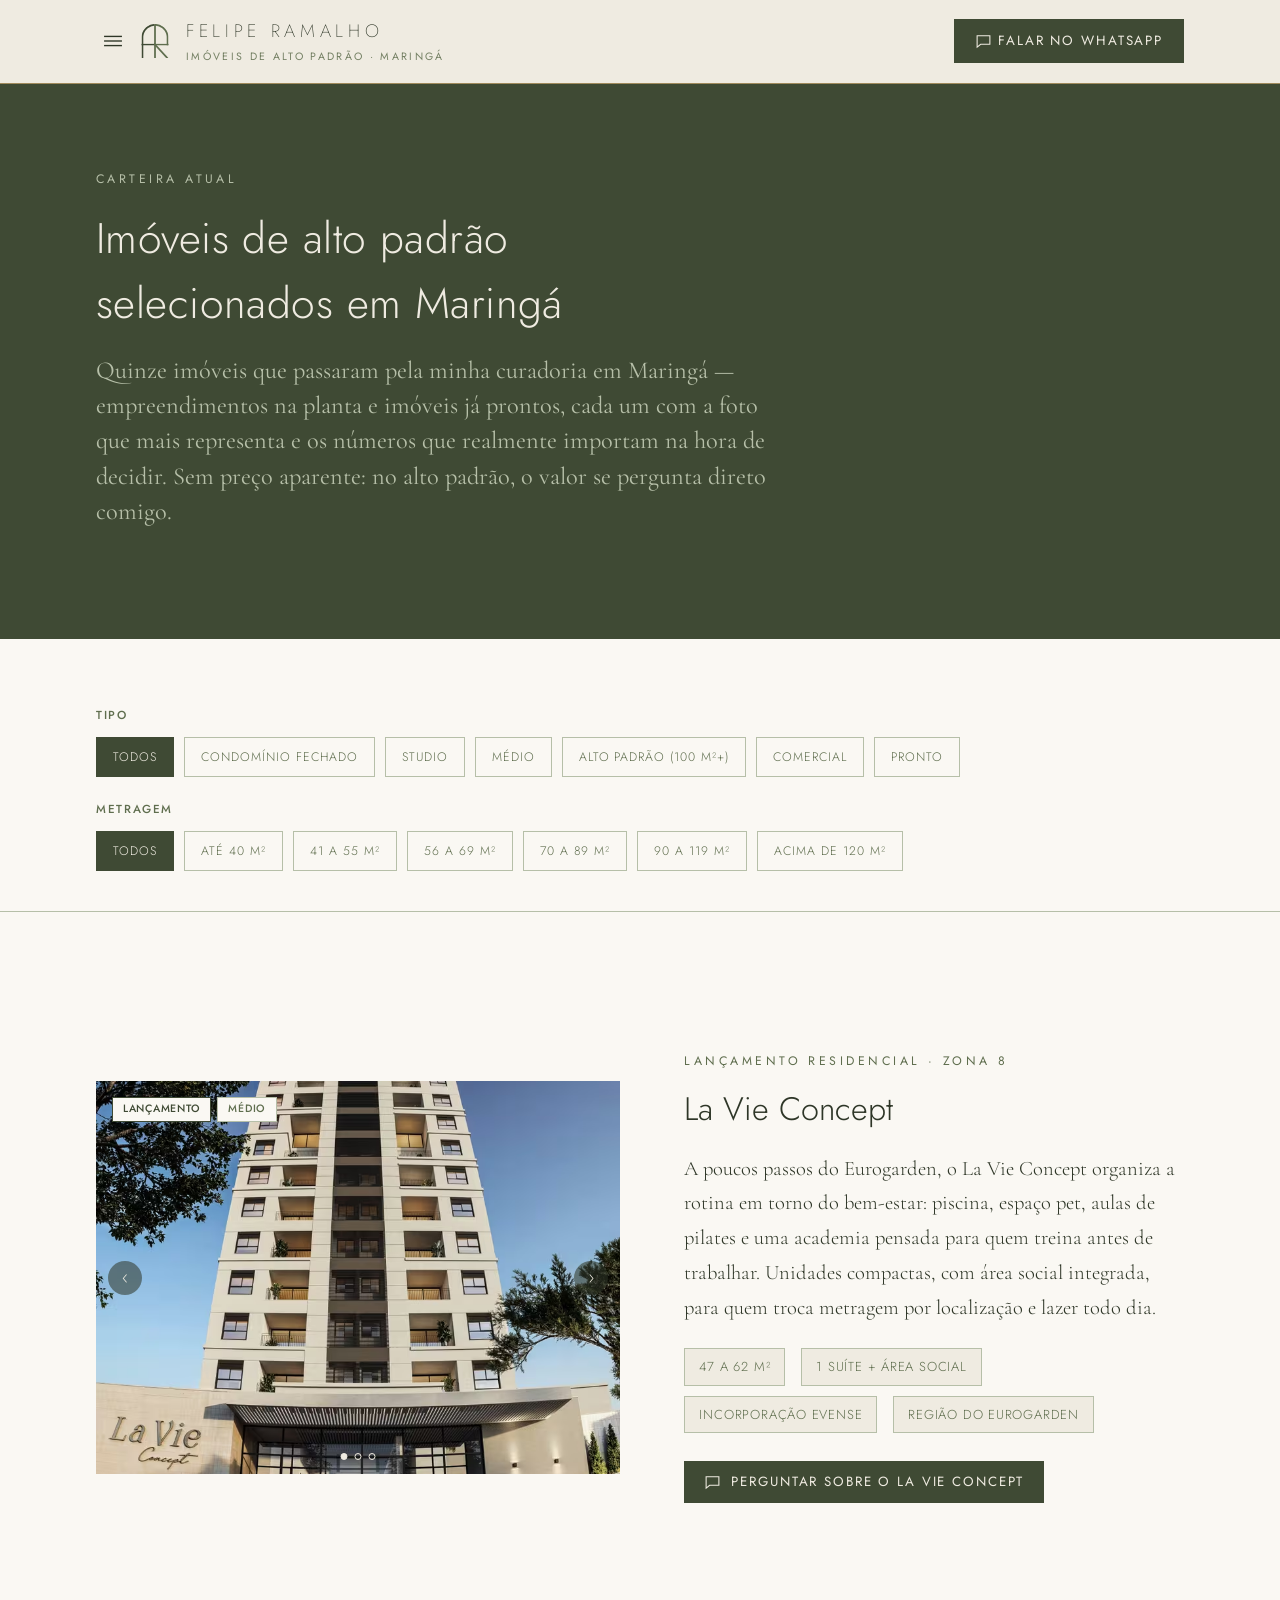
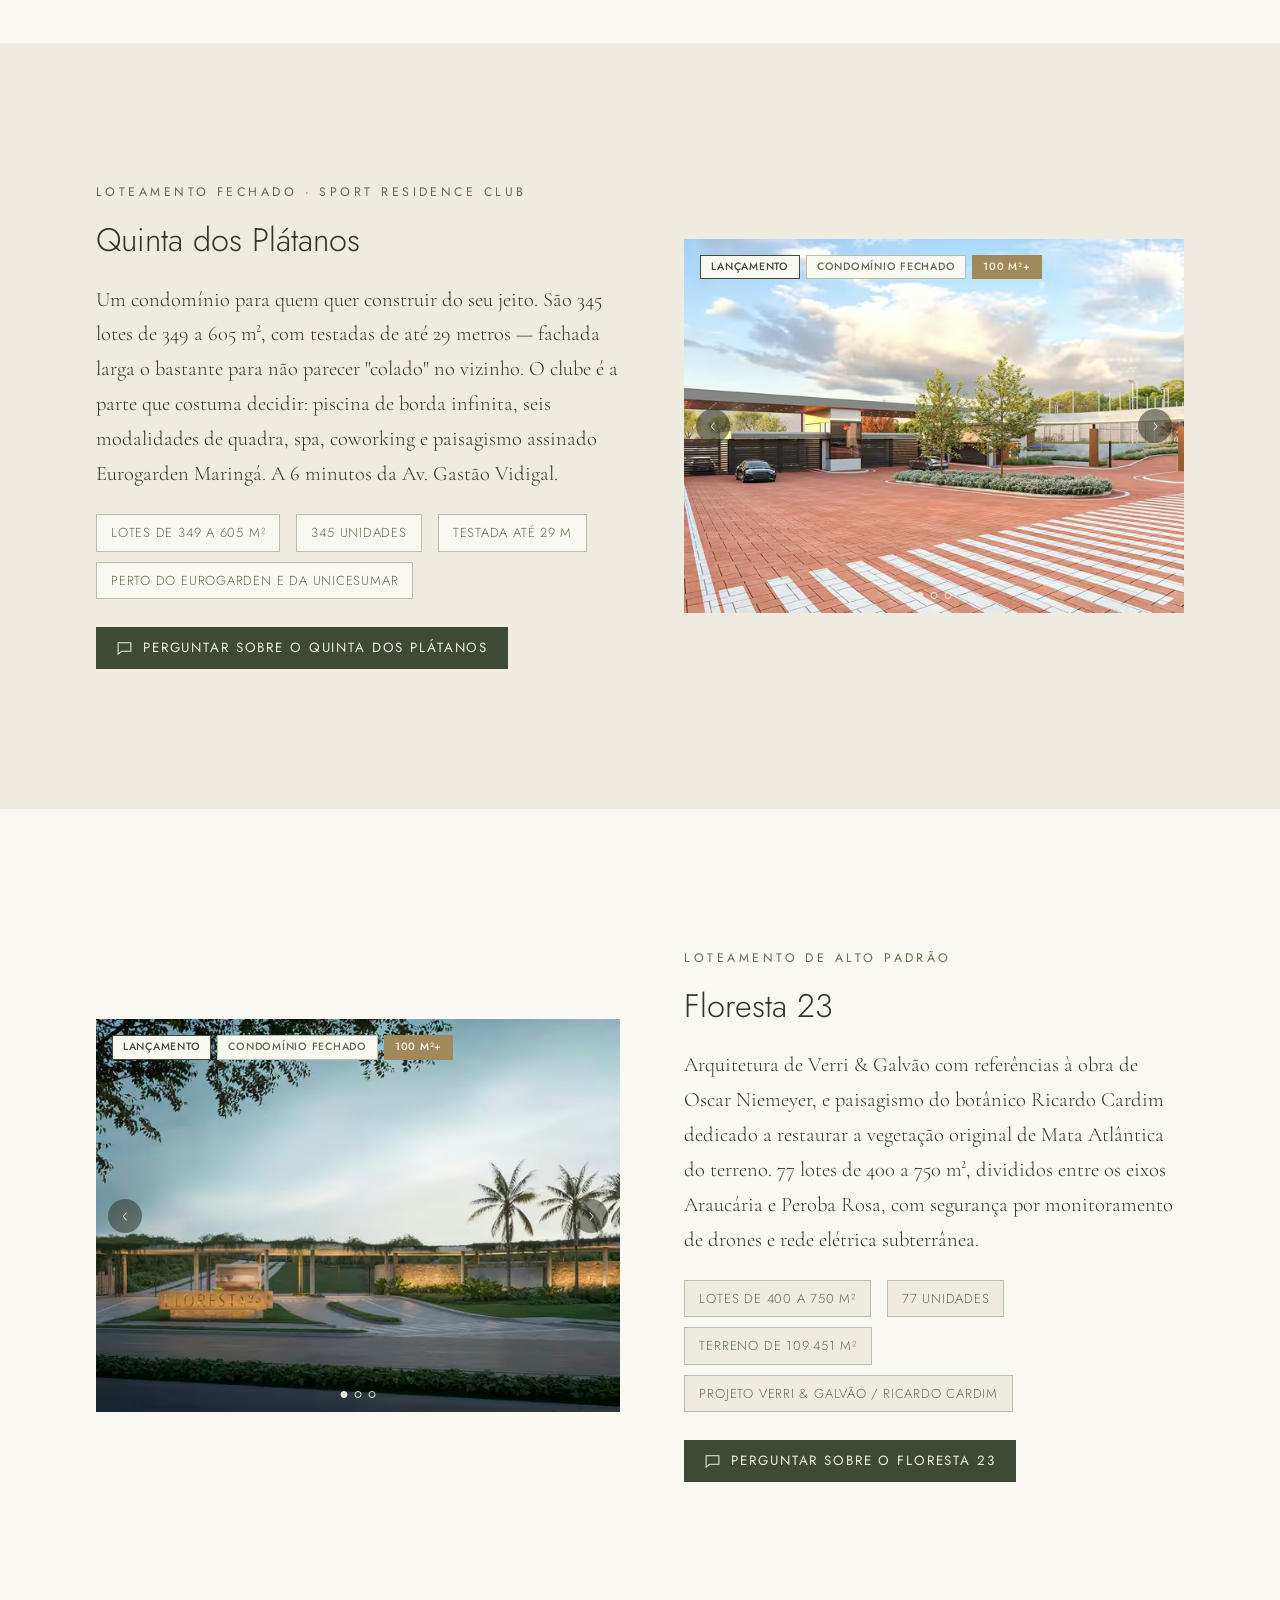
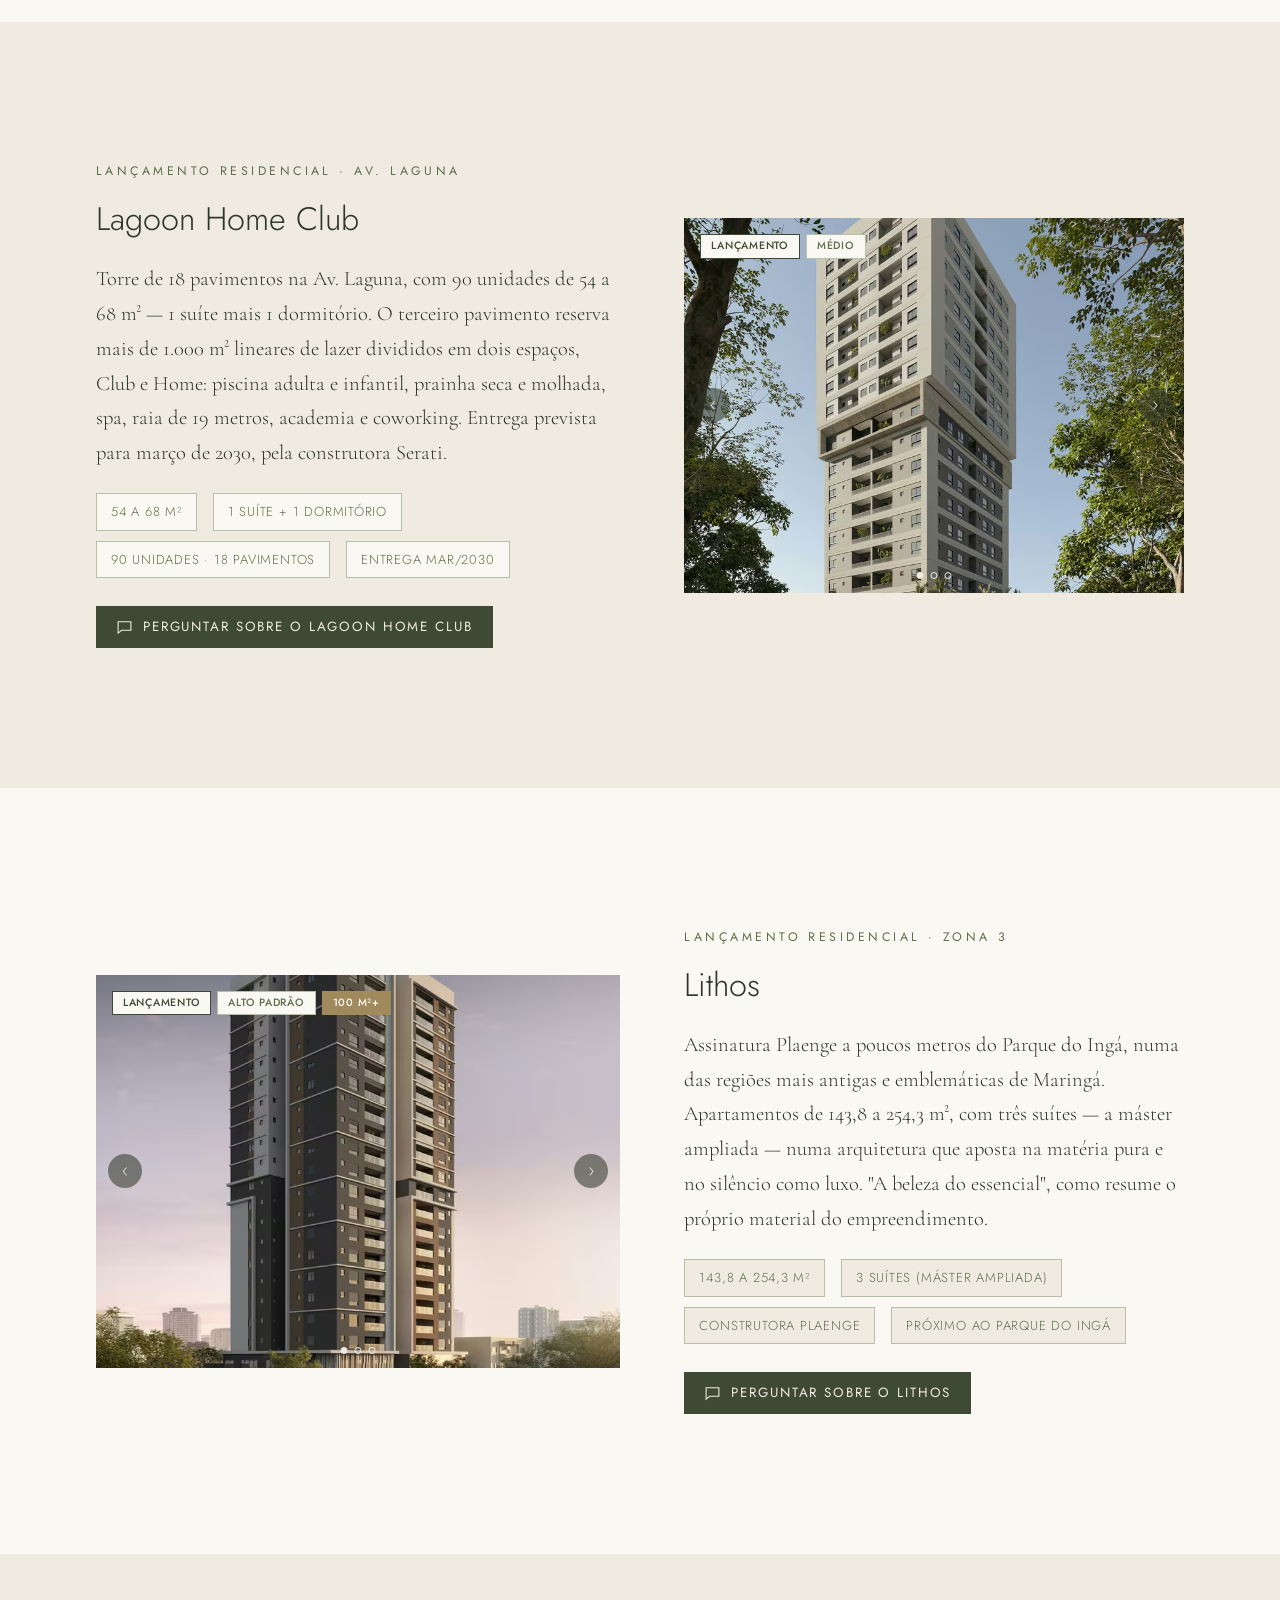
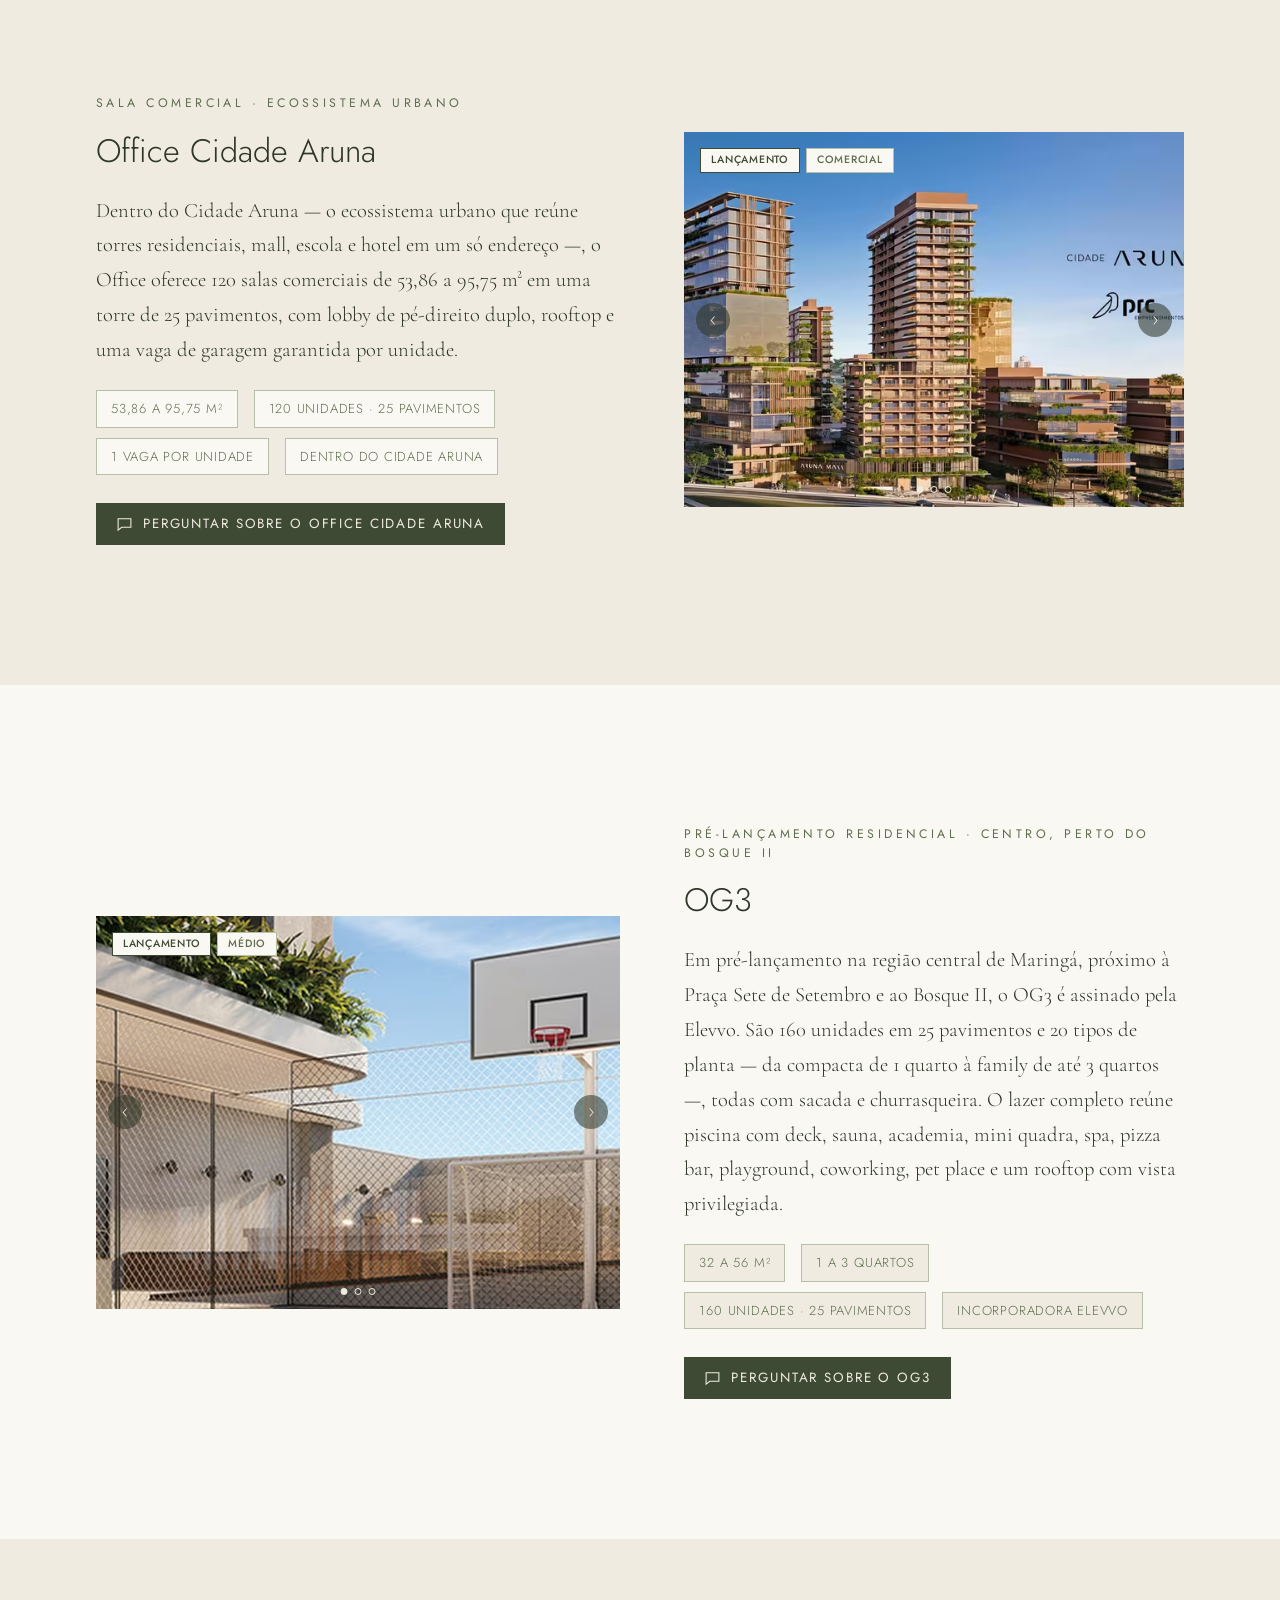
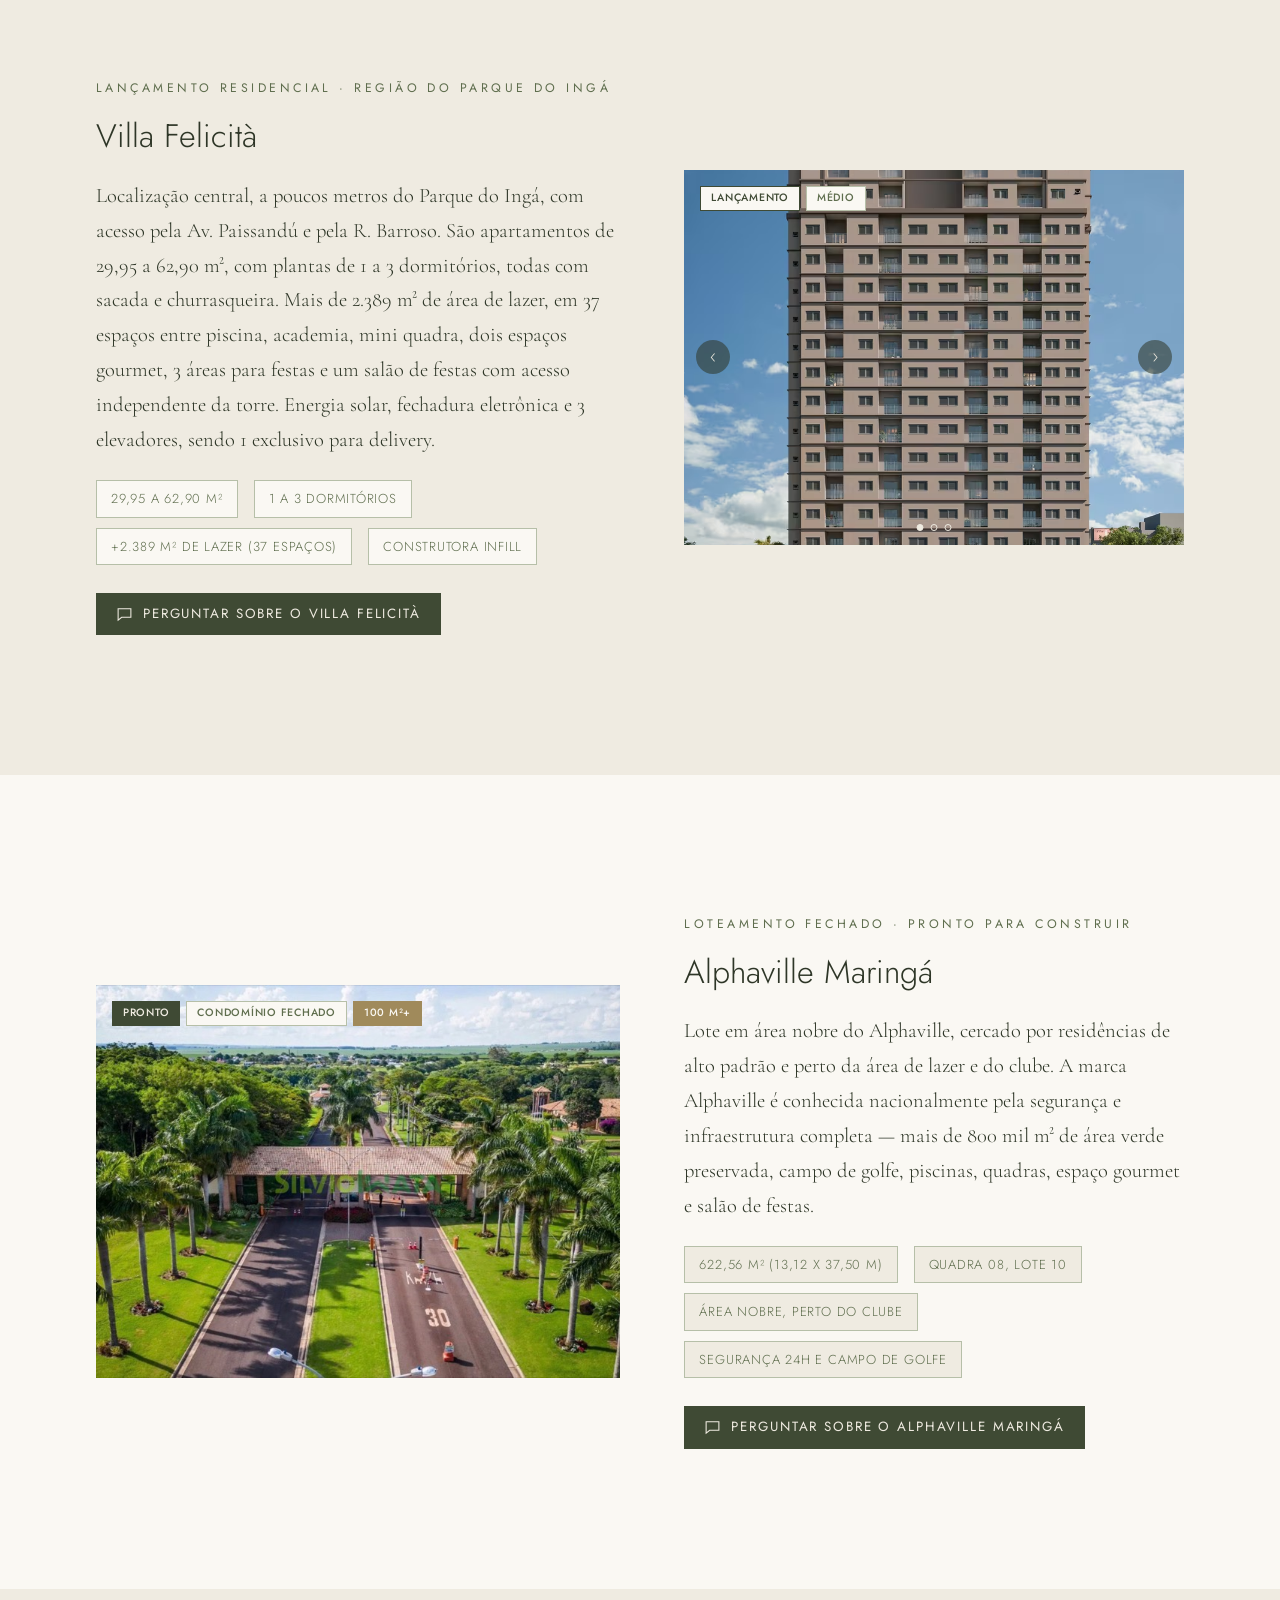
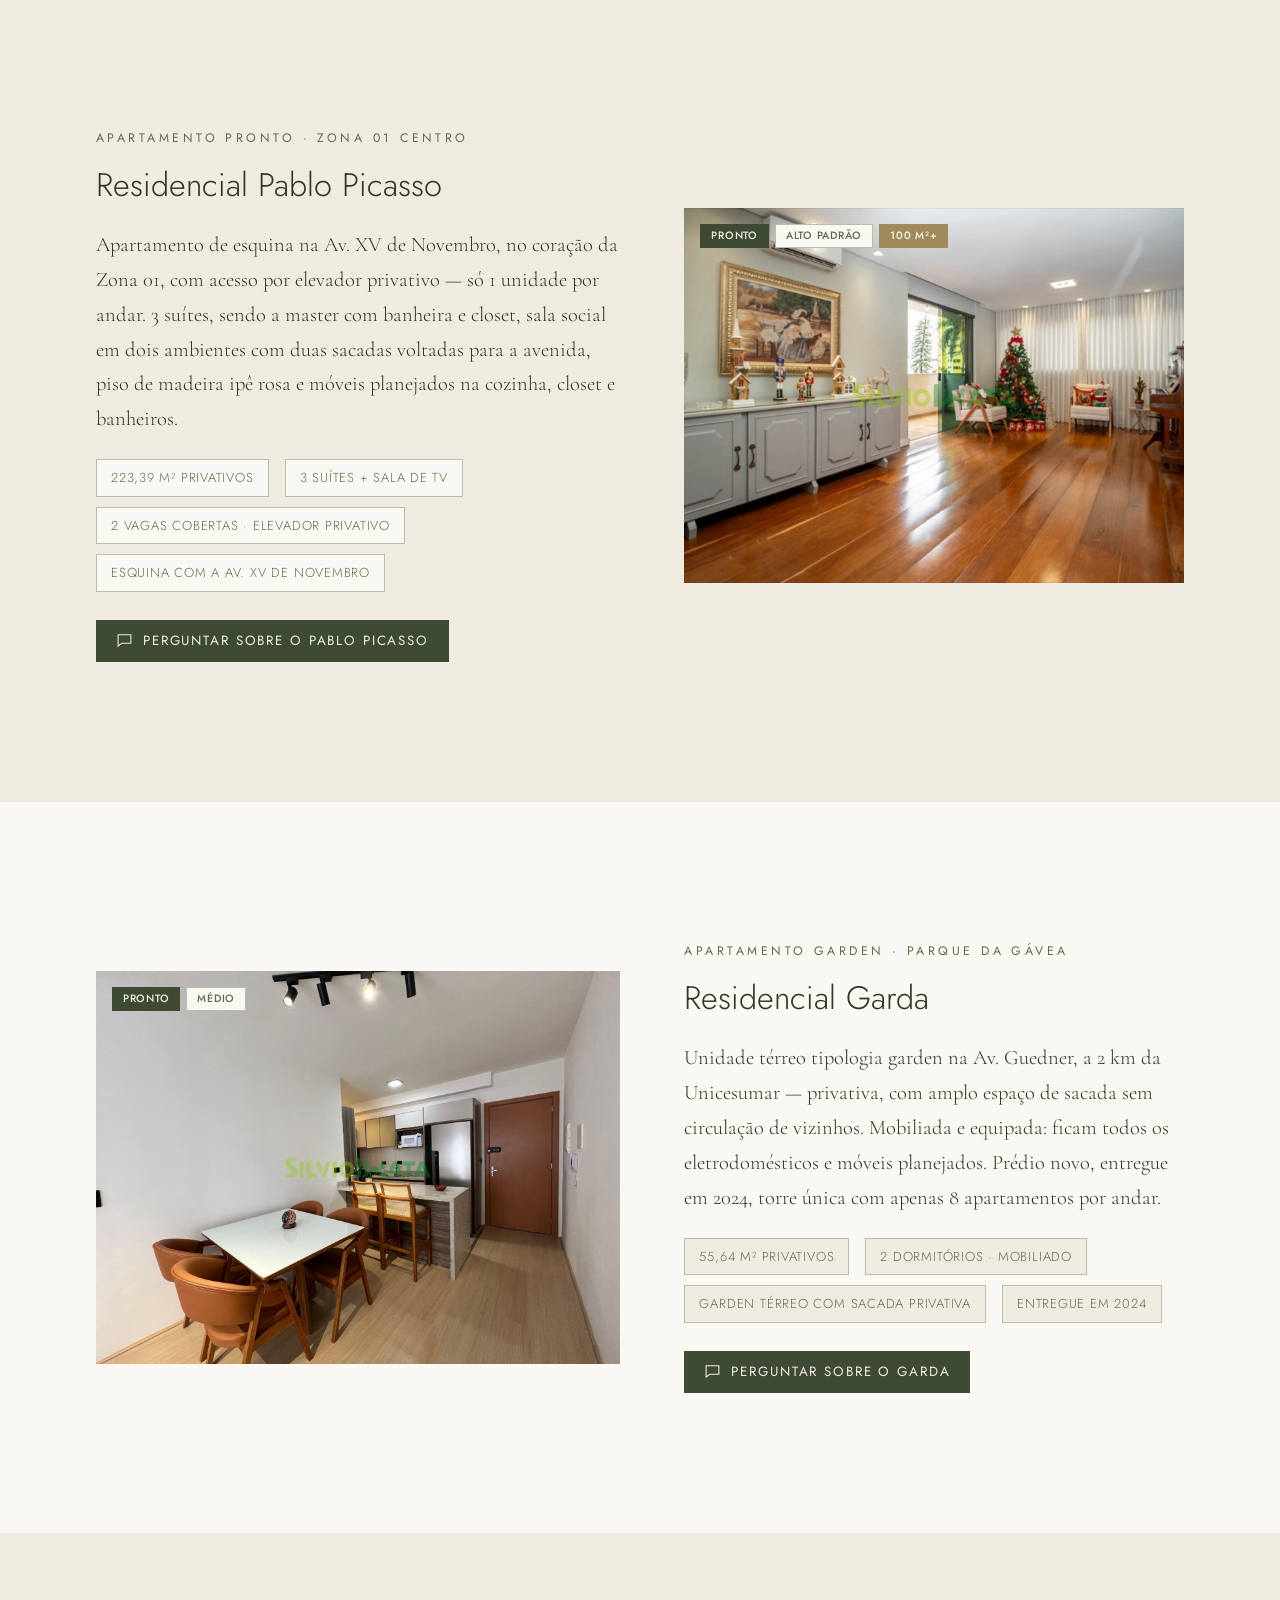
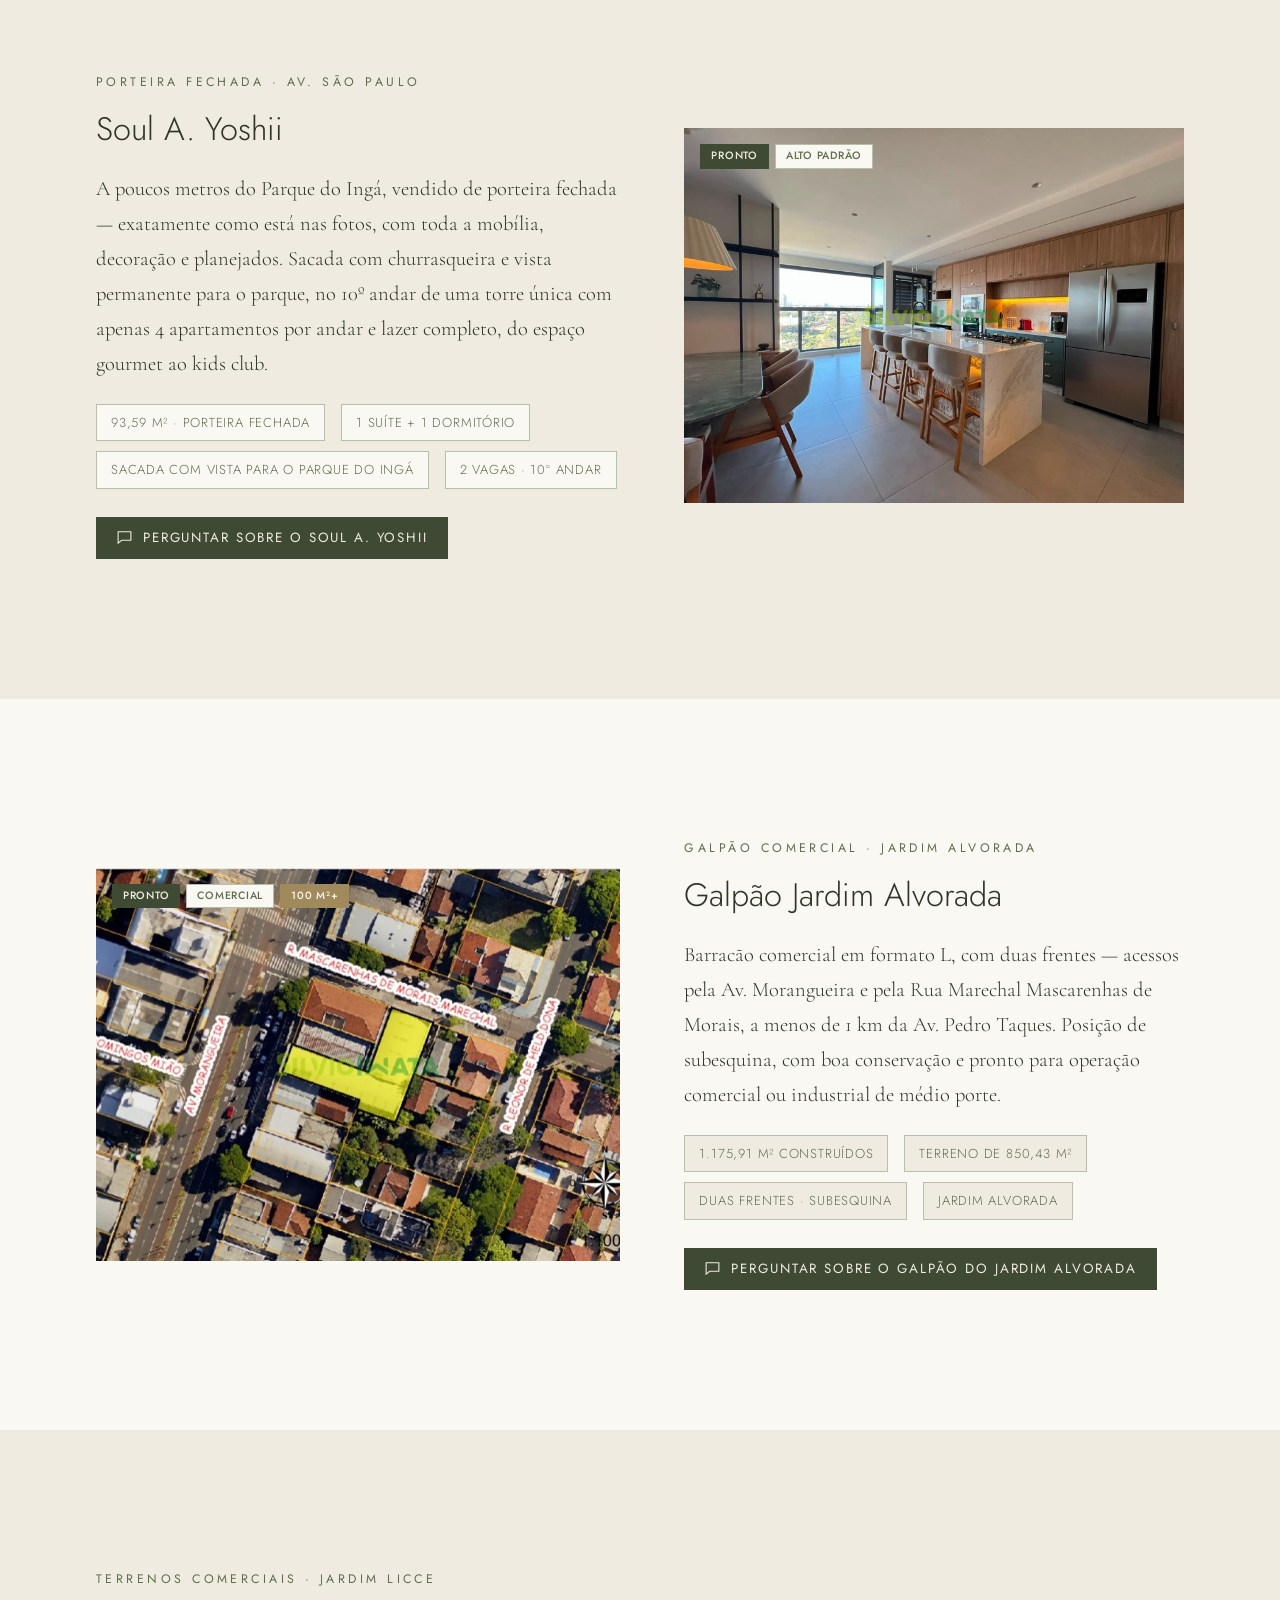
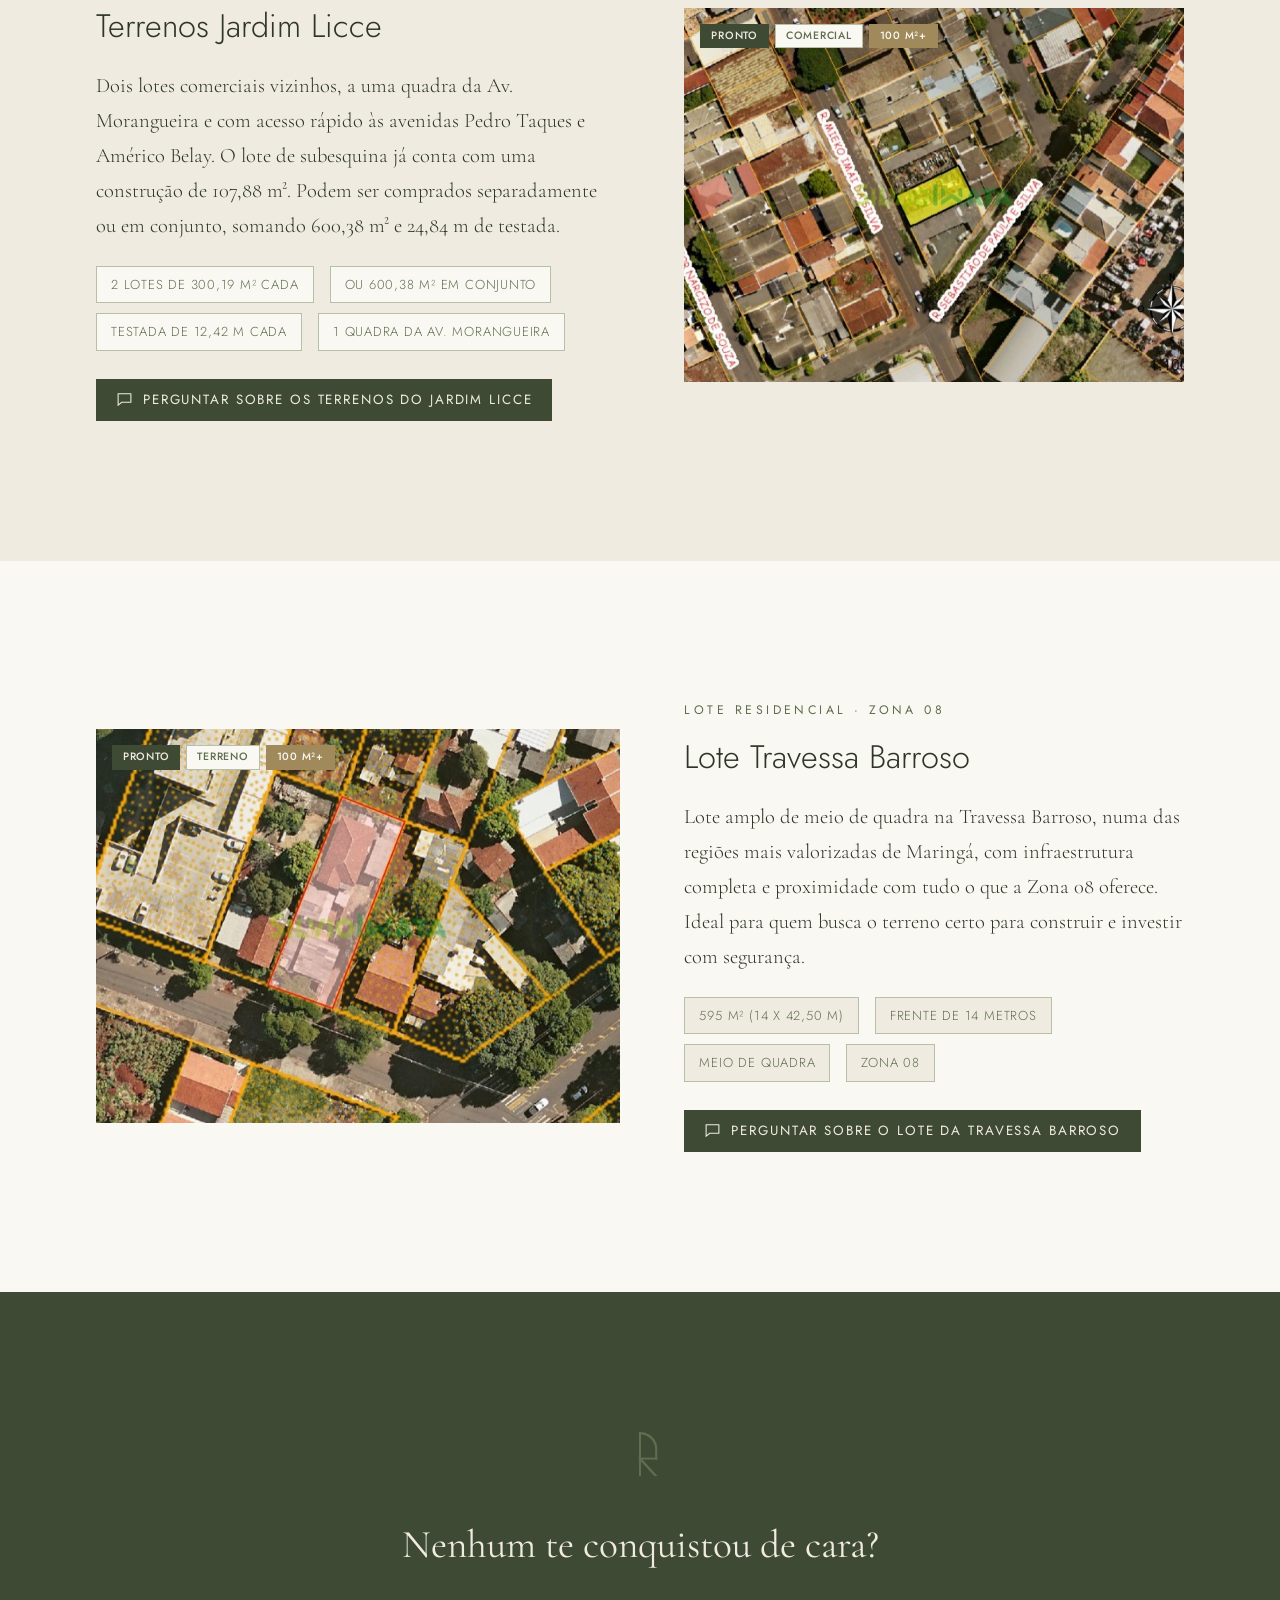
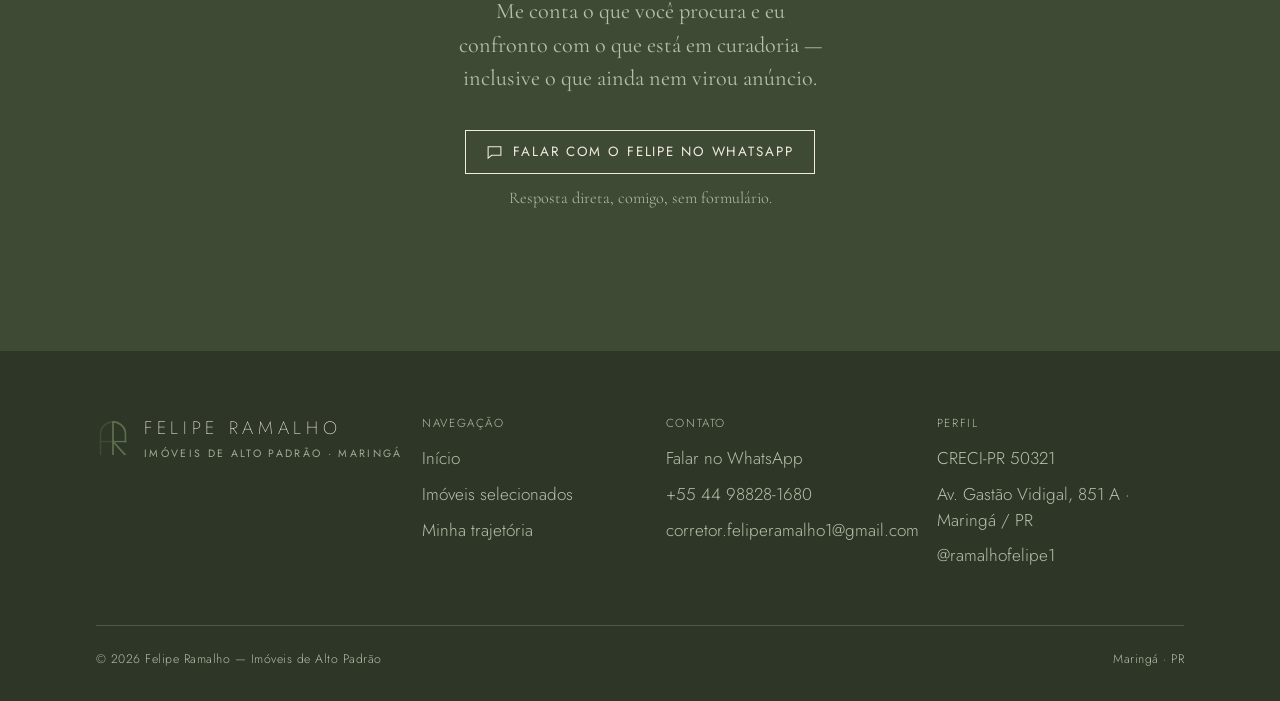
<file: imoveis.html>
<!DOCTYPE html>
<html lang="pt-BR">
<head>
<!-- Google tag (gtag.js) -->
<script async src="https://www.googletagmanager.com/gtag/js?id=AW-18411910944"></script>
<script>
  window.dataLayer = window.dataLayer || [];
  function gtag(){dataLayer.push(arguments);}
  gtag('js', new Date());

  gtag('config', 'AW-18411910944');
</script>
<meta charset="UTF-8">
<meta name="viewport" content="width=device-width, initial-scale=1">
<title>Imóveis de Alto Padrão à Venda em Maringá | Felipe Ramalho</title>
<meta name="description" content="Imóveis de alto padrão à venda em Maringá, selecionados por Felipe Ramalho: apartamentos, loteamentos fechados, terrenos e salas comerciais de alto padrão.">
<meta name="robots" content="index, follow">
<meta name="author" content="Felipe Ramalho">
<meta name="geo.placename" content="Maringá, Paraná, Brasil">
<meta name="geo.region" content="BR-PR">
<link rel="canonical" href="https://www.feliperamalhocorretor.com.br/imoveis.html">

<!-- Open Graph -->
<meta property="og:type" content="website">
<meta property="og:site_name" content="Felipe Ramalho — Imóveis de Alto Padrão">
<meta property="og:title" content="Imóveis de Alto Padrão à Venda em Maringá | Felipe Ramalho">
<meta property="og:description" content="Quinze imóveis de alto padrão em curadoria em Maringá: apartamentos, loteamentos fechados, terrenos e salas comerciais, na planta e prontos, com metragens reais.">
<meta property="og:image" content="https://www.feliperamalhocorretor.com.br/assets/og/og-image.jpg">
<meta property="og:image:width" content="1200">
<meta property="og:image:height" content="630">
<meta property="og:image:alt" content="Marca Felipe Ramalho — Imóveis de Alto Padrão, Maringá">
<meta property="og:locale" content="pt_BR">
<meta property="og:url" content="https://www.feliperamalhocorretor.com.br/imoveis.html">
<meta name="twitter:card" content="summary_large_image">
<meta name="twitter:title" content="Imóveis de Alto Padrão à Venda em Maringá | Felipe Ramalho">
<meta name="twitter:description" content="Quinze imóveis de alto padrão em curadoria em Maringá: apartamentos, loteamentos fechados, terrenos e salas comerciais.">
<meta name="twitter:image" content="https://www.feliperamalhocorretor.com.br/assets/og/og-image.jpg">

<!-- Favicons -->
<link rel="icon" type="image/svg+xml" href="assets/favicon/favicon.svg">
<link rel="icon" type="image/png" sizes="16x16" href="assets/favicon/favicon-16.png">
<link rel="icon" type="image/png" sizes="32x32" href="assets/favicon/favicon-32.png">
<link rel="icon" type="image/png" sizes="48x48" href="assets/favicon/favicon-48.png">
<link rel="shortcut icon" href="assets/favicon/favicon.ico">
<link rel="apple-touch-icon" sizes="180x180" href="assets/favicon/apple-touch-icon.png">
<link rel="manifest" href="manifest.webmanifest">
<meta name="theme-color" content="#3F4A34">

<link rel="preload" href="fonts/jost-latin-200-normal.woff2" as="font" type="font/woff2" crossorigin>
<link rel="preload" href="fonts/jost-latin-ext-200-normal.woff2" as="font" type="font/woff2" crossorigin>

<link rel="stylesheet" href="styles.css">

<script type="application/ld+json">
{
  "@context": "https://schema.org",
  "@type": "BreadcrumbList",
  "itemListElement": [
    { "@type": "ListItem", "position": 1, "name": "Início", "item": "https://www.feliperamalhocorretor.com.br/" },
    { "@type": "ListItem", "position": 2, "name": "Imóveis selecionados", "item": "https://www.feliperamalhocorretor.com.br/imoveis.html" }
  ]
}
</script>

<script type="application/ld+json">
{
  "@context": "https://schema.org",
  "@type": "ItemList",
  "name": "Imóveis de alto padrão selecionados em Maringá",
  "itemListElement": [
    {
      "@type": "ListItem", "position": 1,
      "item": {
        "@type": "Product",
        "name": "La Vie Concept",
        "category": "Apartamento de alto padrão",
        "url": "https://www.feliperamalhocorretor.com.br/imoveis.html#lavie-title",
        "image": "https://www.feliperamalhocorretor.com.br/assets/img/prop-lavie-800.jpg",
        "description": "Apartamentos de 47 a 62 m², 1 suíte + área social, na região do Eurogarden, Zona 8 de Maringá. Incorporação Evense.",
        "brand": { "@type": "Organization", "name": "Evense" }
      }
    },
    {
      "@type": "ListItem", "position": 2,
      "item": {
        "@type": "Product",
        "name": "Quinta dos Plátanos",
        "category": "Loteamento fechado",
        "url": "https://www.feliperamalhocorretor.com.br/imoveis.html#quinta-title",
        "image": "https://www.feliperamalhocorretor.com.br/assets/img/prop-quintaplatanos-800.jpg",
        "description": "Loteamento fechado com 345 lotes de 349 a 605 m², a 6 minutos da Av. Gastão Vidigal, em Maringá."
      }
    },
    {
      "@type": "ListItem", "position": 3,
      "item": {
        "@type": "Product",
        "name": "Floresta 23",
        "category": "Loteamento de alto padrão",
        "url": "https://www.feliperamalhocorretor.com.br/imoveis.html#floresta-title",
        "image": "https://www.feliperamalhocorretor.com.br/assets/img/prop-floresta23-800.jpg",
        "description": "Loteamento de alto padrão em Maringá com 77 lotes de 400 a 750 m², projeto de Verri & Galvão e paisagismo de Ricardo Cardim."
      }
    },
    {
      "@type": "ListItem", "position": 4,
      "item": {
        "@type": "Product",
        "name": "Lagoon Home Club",
        "category": "Apartamento de alto padrão",
        "url": "https://www.feliperamalhocorretor.com.br/imoveis.html#lagoon-title",
        "image": "https://www.feliperamalhocorretor.com.br/assets/img/prop-lagoon-800.jpg",
        "description": "Torre de 18 pavimentos na Av. Laguna, Maringá, com 90 unidades de 54 a 68 m², 1 suíte + 1 dormitório. Construtora Serati.",
        "brand": { "@type": "Organization", "name": "Serati Construtora" }
      }
    },
    {
      "@type": "ListItem", "position": 5,
      "item": {
        "@type": "Product",
        "name": "Lithos",
        "category": "Apartamento de alto padrão",
        "url": "https://www.feliperamalhocorretor.com.br/imoveis.html#lithos-title",
        "image": "https://www.feliperamalhocorretor.com.br/assets/img/prop-lithos-800.jpg",
        "description": "Apartamentos de 143,8 a 254,3 m² com 3 suítes, na Zona 3 de Maringá, próximo ao Parque do Ingá. Construtora Plaenge.",
        "brand": { "@type": "Organization", "name": "Plaenge" }
      }
    },
    {
      "@type": "ListItem", "position": 6,
      "item": {
        "@type": "Product",
        "name": "Office Cidade Aruna",
        "category": "Sala comercial de alto padrão",
        "url": "https://www.feliperamalhocorretor.com.br/imoveis.html#office-title",
        "image": "https://www.feliperamalhocorretor.com.br/assets/img/prop-cidadearuna-800.jpg",
        "description": "120 salas comerciais de 53,86 a 95,75 m² em torre de 25 pavimentos, dentro do complexo Cidade Aruna, em Maringá."
      }
    },
    {
      "@type": "ListItem", "position": 7,
      "item": {
        "@type": "Product",
        "name": "OG3",
        "category": "Apartamento de alto padrão",
        "url": "https://www.feliperamalhocorretor.com.br/imoveis.html#og3-title",
        "image": "https://www.feliperamalhocorretor.com.br/assets/img/prop-og3-800.jpg",
        "description": "Pré-lançamento de 32 a 56 m², 1 a 3 quartos, com 160 unidades em 25 pavimentos, na região central de Maringá. Incorporadora Elevvo.",
        "brand": { "@type": "Organization", "name": "Elevvo" }
      }
    },
    {
      "@type": "ListItem", "position": 8,
      "item": {
        "@type": "Product",
        "name": "Villa Felicità",
        "category": "Apartamento de alto padrão",
        "url": "https://www.feliperamalhocorretor.com.br/imoveis.html#villafelicita-title",
        "image": "https://www.feliperamalhocorretor.com.br/assets/img/prop-villafelicita-800.jpg",
        "description": "Apartamentos de 29,95 a 62,90 m², 1 a 3 dormitórios, a poucos metros do Parque do Ingá, em Maringá. Construtora Infill.",
        "brand": { "@type": "Organization", "name": "Infill" }
      }
    },
    {
      "@type": "ListItem", "position": 9,
      "item": {
        "@type": "Product",
        "name": "Alphaville Maringá",
        "category": "Loteamento fechado, pronto",
        "url": "https://www.feliperamalhocorretor.com.br/imoveis.html#alphaville-title",
        "image": "https://www.feliperamalhocorretor.com.br/assets/img/prop-alphaville-800.jpg",
        "description": "Lote de 622,56 m² em área nobre do condomínio Alphaville, Quadra 08, Lote 10, com clube completo e mais de 800 mil m² de área verde preservada."
      }
    },
    {
      "@type": "ListItem", "position": 10,
      "item": {
        "@type": "Product",
        "name": "Residencial Pablo Picasso",
        "category": "Apartamento de alto padrão, pronto",
        "url": "https://www.feliperamalhocorretor.com.br/imoveis.html#pablopicasso-title",
        "image": "https://www.feliperamalhocorretor.com.br/assets/img/prop-pablopicasso-800.jpg",
        "description": "Apartamento de 223,39 m² com 3 suítes, na esquina da Av. XV de Novembro com a Rua Piratininga, Zona 01, Maringá."
      }
    },
    {
      "@type": "ListItem", "position": 11,
      "item": {
        "@type": "Product",
        "name": "Residencial Garda",
        "category": "Apartamento garden, pronto",
        "url": "https://www.feliperamalhocorretor.com.br/imoveis.html#garda-title",
        "image": "https://www.feliperamalhocorretor.com.br/assets/img/prop-garda-800.jpg",
        "description": "Apartamento térreo tipologia garden de 55,64 m², mobiliado, na Av. Guedner, Parque da Gávea, Maringá."
      }
    },
    {
      "@type": "ListItem", "position": 12,
      "item": {
        "@type": "Product",
        "name": "Soul A. Yoshii",
        "category": "Apartamento de alto padrão, pronto",
        "url": "https://www.feliperamalhocorretor.com.br/imoveis.html#soulyoshii-title",
        "image": "https://www.feliperamalhocorretor.com.br/assets/img/prop-soulyoshii-800.jpg",
        "description": "Apartamento de 93,59 m² vendido porteira fechada, na Av. São Paulo, próximo ao Parque do Ingá, em Maringá."
      }
    },
    {
      "@type": "ListItem", "position": 13,
      "item": {
        "@type": "Product",
        "name": "Galpão Jardim Alvorada",
        "category": "Galpão comercial, pronto",
        "url": "https://www.feliperamalhocorretor.com.br/imoveis.html#galpao-title",
        "image": "https://www.feliperamalhocorretor.com.br/assets/img/prop-galpaoalvorada-800.jpg",
        "description": "Galpão comercial de 1.175,91 m² construídos, com duas frentes, no Jardim Alvorada, Maringá."
      }
    },
    {
      "@type": "ListItem", "position": 14,
      "item": {
        "@type": "Product",
        "name": "Terrenos Jardim Licce",
        "category": "Terreno comercial, pronto",
        "url": "https://www.feliperamalhocorretor.com.br/imoveis.html#licce-title",
        "image": "https://www.feliperamalhocorretor.com.br/assets/img/prop-jardimlicce-800.jpg",
        "description": "Dois lotes comerciais vizinhos de 300,19 m² cada (ou 600,38 m² em conjunto), no Jardim Licce, Maringá."
      }
    },
    {
      "@type": "ListItem", "position": 15,
      "item": {
        "@type": "Product",
        "name": "Lote Travessa Barroso",
        "category": "Terreno residencial, pronto",
        "url": "https://www.feliperamalhocorretor.com.br/imoveis.html#barroso-title",
        "image": "https://www.feliperamalhocorretor.com.br/assets/img/prop-travessabarroso-800.jpg",
        "description": "Lote residencial de 595 m², meio de quadra, na Travessa Barroso, Zona 08, Maringá."
      }
    }
  ]
}
</script>

<script type="application/ld+json">
{
  "@context": "https://schema.org",
  "@type": "RealEstateAgent",
  "@id": "https://www.feliperamalhocorretor.com.br/#felipe-ramalho",
  "name": "Felipe Ramalho",
  "jobTitle": "Corretor de Imóveis",
  "url": "https://www.feliperamalhocorretor.com.br/",
  "telephone": "+5544988281680",
  "email": "corretor.feliperamalho1@gmail.com",
  "sameAs": ["https://www.instagram.com/ramalhofelipe1/"],
  "hasCredential": {
    "@type": "EducationalOccupationalCredential",
    "credentialCategory": "license",
    "name": "CRECI-PR 50321",
    "recognizedBy": {
      "@type": "Organization",
      "name": "Conselho Regional de Corretores de Imóveis do Paraná (CRECI-PR)"
    }
  },
  "worksFor": { "@type": "Organization", "name": "Sílvio Iwata Prime" }
}
</script>
</head>
<body class="page-solid-header">
<a class="skip-link" href="#conteudo">Pular para o conteúdo</a>

<!-- Sprite único da marca — evita colisão de ids de clipPath entre as instâncias -->
<svg width="0" height="0" style="position:absolute" aria-hidden="true" focusable="false">
  <defs>
    <symbol id="mark" viewBox="0 0 300 299.999988">
      <clipPath id="lg-f-body"><path d="M 31.144531 0.339844 L 142.191406 0.339844 L 142.191406 299.589844 L 31.144531 299.589844 Z" clip-rule="nonzero"/></clipPath>
      <clipPath id="lg-f-bar"><path d="M 31.144531 173 L 142.191406 173 L 142.191406 190 L 31.144531 190 Z" clip-rule="nonzero"/></clipPath>
      <clipPath id="lg-r-body"><path d="M 142.191406 0.339844 L 268.855469 0.339844 L 268.855469 299.589844 L 142.191406 299.589844 Z" clip-rule="nonzero"/></clipPath>
      <clipPath id="lg-r-vert"><path d="M 142.191406 0.339844 L 158 0.339844 L 158 299.589844 L 142.191406 299.589844 Z" clip-rule="nonzero"/></clipPath>
      <clipPath id="lg-r-bar"><path d="M 142.191406 173 L 268.855469 173 L 268.855469 190 L 142.191406 190 Z" clip-rule="nonzero"/></clipPath>
      <clipPath id="lg-r-leg"><path d="M 142.191406 72 L 268.855469 72 L 268.855469 299.589844 L 142.191406 299.589844 Z" clip-rule="nonzero"/></clipPath>
      <g clip-path="url(#lg-f-body)">
        <path stroke-linecap="butt" transform="matrix(3.470244, 0, 0, 3.469565, 25.0712, -19.609862)" fill="none" stroke-linejoin="miter" d="M 4.000273 97.999637 L 4.000273 39.999751 C 4.000273 39.476226 4.012655 38.9527 4.038545 38.4303 C 4.064435 37.906775 4.102706 37.384375 4.154486 36.863101 C 4.20514 36.341827 4.269301 35.822805 4.345845 35.304908 C 4.423514 34.787012 4.51244 34.270242 4.614873 33.756849 C 4.717306 33.243456 4.832122 32.732315 4.959319 32.224551 C 5.086517 31.716787 5.226096 31.212401 5.378058 30.711393 C 5.530019 30.209259 5.694363 29.712754 5.871089 29.219626 C 6.046689 28.726499 6.235796 28.237875 6.436161 27.753755 C 6.636525 27.27076 6.848145 26.791143 7.072148 26.318281 C 7.29615 25.844293 7.531409 25.377061 7.779051 24.915458 C 8.025566 24.453854 8.283338 23.99788 8.552366 23.548662 C 8.821394 23.099443 9.101679 22.656979 9.39322 22.221271 C 9.683635 21.786688 9.985307 21.357735 10.29711 20.937788 C 10.608913 20.516716 10.931972 20.104651 11.264036 19.699341 C 11.5961 19.294031 11.938295 18.897727 12.289495 18.510431 C 12.641821 18.122009 13.002026 17.742593 13.372362 17.372185 C 13.742698 17.001776 14.122039 16.641501 14.510385 16.289106 C 14.897606 15.937837 15.294957 15.595575 15.699062 15.263446 C 16.104293 14.931317 16.517403 14.60932 16.937267 14.297457 C 17.358257 13.985593 17.786001 13.683862 18.221624 13.39339 C 18.657247 13.101792 19.099624 12.821452 19.548755 12.552371 C 19.997886 12.28329 20.453771 12.025468 20.915283 11.778904 C 21.376796 11.531215 21.845063 11.29591 22.317832 11.071863 C 22.791727 10.848943 23.270125 10.636155 23.754151 10.435751 C 24.238176 10.235348 24.726705 10.047329 25.219735 9.870569 C 25.712766 9.693809 26.209174 9.529433 26.71121 9.377442 C 27.21212 9.22545 27.716408 9.085843 28.224072 8.958621 C 28.732862 8.831399 29.243903 8.716561 29.757195 8.615233 C 30.270488 8.51278 30.786031 8.422711 31.304952 8.346152 C 31.822747 8.269594 32.342793 8.20542 32.863965 8.15363 C 33.385137 8.102966 33.906309 8.064687 34.429732 8.038792 C 34.953155 8.012897 35.476578 8.000513 36.000001 8.000513 C 36.523424 8.000513 37.046848 8.012897 37.570271 8.038792 C 38.093694 8.064687 38.614866 8.102966 39.136038 8.15363 C 39.65721 8.20542 40.177256 8.269594 40.695051 8.346152 C 41.212846 8.422711 41.729515 8.51278 42.242807 8.615233 C 42.7561 8.716561 43.267141 8.831399 43.774805 8.958621 C 44.283595 9.085843 44.787882 9.22545 45.288792 9.377442 C 45.789703 9.529433 46.287236 9.693809 46.780267 9.870569 C 47.273298 10.047329 47.761826 10.235348 48.245852 10.435751 C 48.729878 10.636155 49.208275 10.848943 49.68217 11.071863 C 50.154939 11.29591 50.623206 11.531215 51.084719 11.778904 C 51.546232 12.025468 52.002117 12.28329 52.451247 12.552371 C 52.900378 12.821452 53.342755 13.101792 53.778378 13.39339 C 54.214002 13.683862 54.641745 13.985593 55.062735 14.297457 C 55.482599 14.60932 55.89571 14.931317 56.30094 15.263446 C 56.705046 15.595575 57.102397 15.937837 57.489618 16.289106 C 57.877964 16.641501 58.257305 17.001776 58.627641 17.372185 C 58.997977 17.742593 59.358182 18.122009 59.710508 18.510431 C 60.061708 18.897727 60.403903 19.294031 60.735967 19.699341 C 61.068031 20.104651 61.39109 20.516716 61.702893 20.937788 C 62.014695 21.357735 62.316367 21.786688 62.606782 22.221271 C 62.898324 22.656979 63.178608 23.099443 63.447636 23.548662 C 63.716665 23.99788 63.974437 24.453854 64.220952 24.915458 C 64.468593 25.377061 64.703852 25.844293 64.927855 26.318281 C 65.151857 26.791143 65.363478 27.27076 65.563842 27.753755 C 65.764206 28.237875 65.953314 28.726499 66.128914 29.219626 C 66.305639 29.712754 66.469983 30.209259 66.621945 30.711393 C 66.773906 31.212401 66.913486 31.716787 67.040683 32.224551 C 67.167881 32.732315 67.282696 33.243456 67.385129 33.756849 C 67.487563 34.270242 67.576488 34.787012 67.654158 35.304908 C 67.730701 35.822805 67.794863 36.341827 67.845517 36.863101 C 67.897296 37.384375 67.935568 37.906775 67.961458 38.4303 C 67.987347 38.9527 67.999729 39.476226 67.999729 39.999751 L 67.999729 59.999557" stroke="#3f4a34" stroke-width="4.5" stroke-opacity="1" stroke-miterlimit="4"/>
      </g>
      <g clip-path="url(#lg-f-bar)">
        <path stroke-linecap="butt" transform="matrix(3.470244, 0, 0, 3.469565, 25.0712, -19.609862)" fill="none" stroke-linejoin="miter" d="M -3.999659 58.000027 L 75.999662 58.000027" stroke="#3f4a34" stroke-width="4.5" stroke-opacity="1" stroke-miterlimit="4"/>
      </g>
      <g clip-path="url(#lg-r-body)">
        <path stroke-linecap="butt" transform="matrix(3.470244, 0, 0, 3.469565, 25.0712, -19.609862)" fill="none" stroke-linejoin="miter" d="M 4.000273 97.999637 L 4.000273 39.999751 C 4.000273 39.476226 4.012655 38.9527 4.038545 38.4303 C 4.064435 37.906775 4.102706 37.384375 4.154486 36.863101 C 4.20514 36.341827 4.269301 35.822805 4.345845 35.304908 C 4.423514 34.787012 4.51244 34.270242 4.614873 33.756849 C 4.717306 33.243456 4.832122 32.732315 4.959319 32.224551 C 5.086517 31.716787 5.226096 31.212401 5.378058 30.711393 C 5.530019 30.209259 5.694363 29.712754 5.871089 29.219626 C 6.046689 28.726499 6.235796 28.237875 6.436161 27.753755 C 6.636525 27.27076 6.848145 26.791143 7.072148 26.318281 C 7.29615 25.844293 7.531409 25.377061 7.779051 24.915458 C 8.025566 24.453854 8.283338 23.99788 8.552366 23.548662 C 8.821394 23.099443 9.101679 22.656979 9.39322 22.221271 C 9.683635 21.786688 9.985307 21.357735 10.29711 20.937788 C 10.608913 20.516716 10.931972 20.104651 11.264036 19.699341 C 11.5961 19.294031 11.938295 18.897727 12.289495 18.510431 C 12.641821 18.122009 13.002026 17.742593 13.372362 17.372185 C 13.742698 17.001776 14.122039 16.641501 14.510385 16.289106 C 14.897606 15.937837 15.294957 15.595575 15.699062 15.263446 C 16.104293 14.931317 16.517403 14.60932 16.937267 14.297457 C 17.358257 13.985593 17.786001 13.683862 18.221624 13.39339 C 18.657247 13.101792 19.099624 12.821452 19.548755 12.552371 C 19.997886 12.28329 20.453771 12.025468 20.915283 11.778904 C 21.376796 11.531215 21.845063 11.29591 22.317832 11.071863 C 22.791727 10.848943 23.270125 10.636155 23.754151 10.435751 C 24.238176 10.235348 24.726705 10.047329 25.219735 9.870569 C 25.712766 9.693809 26.209174 9.529433 26.71121 9.377442 C 27.21212 9.22545 27.716408 9.085843 28.224072 8.958621 C 28.732862 8.831399 29.243903 8.716561 29.757195 8.615233 C 30.270488 8.51278 30.786031 8.422711 31.304952 8.346152 C 31.822747 8.269594 32.342793 8.20542 32.863965 8.15363 C 33.385137 8.102966 33.906309 8.064687 34.429732 8.038792 C 34.953155 8.012897 35.476578 8.000513 36.000001 8.000513 C 36.523424 8.000513 37.046848 8.012897 37.570271 8.038792 C 38.093694 8.064687 38.614866 8.102966 39.136038 8.15363 C 39.65721 8.20542 40.177256 8.269594 40.695051 8.346152 C 41.212846 8.422711 41.729515 8.51278 42.242807 8.615233 C 42.7561 8.716561 43.267141 8.831399 43.774805 8.958621 C 44.283595 9.085843 44.787882 9.22545 45.288792 9.377442 C 45.789703 9.529433 46.287236 9.693809 46.780267 9.870569 C 47.273298 10.047329 47.761826 10.235348 48.245852 10.435751 C 48.729878 10.636155 49.208275 10.848943 49.68217 11.071863 C 50.154939 11.29591 50.623206 11.531215 51.084719 11.778904 C 51.546232 12.025468 52.002117 12.28329 52.451247 12.552371 C 52.900378 12.821452 53.342755 13.101792 53.778378 13.39339 C 54.214002 13.683862 54.641745 13.985593 55.062735 14.297457 C 55.482599 14.60932 55.89571 14.931317 56.30094 15.263446 C 56.705046 15.595575 57.102397 15.937837 57.489618 16.289106 C 57.877964 16.641501 58.257305 17.001776 58.627641 17.372185 C 58.997977 17.742593 59.358182 18.122009 59.710508 18.510431 C 60.061708 18.897727 60.403903 19.294031 60.735967 19.699341 C 61.068031 20.104651 61.39109 20.516716 61.702893 20.937788 C 62.014695 21.357735 62.316367 21.786688 62.606782 22.221271 C 62.898324 22.656979 63.178608 23.099443 63.447636 23.548662 C 63.716665 23.99788 63.974437 24.453854 64.220952 24.915458 C 64.468593 25.377061 64.703852 25.844293 64.927855 26.318281 C 65.151857 26.791143 65.363478 27.27076 65.563842 27.753755 C 65.764206 28.237875 65.953314 28.726499 66.128914 29.219626 C 66.305639 29.712754 66.469983 30.209259 66.621945 30.711393 C 66.773906 31.212401 66.913486 31.716787 67.040683 32.224551 C 67.167881 32.732315 67.282696 33.243456 67.385129 33.756849 C 67.487563 34.270242 67.576488 34.787012 67.654158 35.304908 C 67.730701 35.822805 67.794863 36.341827 67.845517 36.863101 C 67.897296 37.384375 67.935568 37.906775 67.961458 38.4303 C 67.987347 38.9527 67.999729 39.476226 67.999729 39.999751 L 67.999729 59.999557" stroke="#5f6e4e" stroke-width="4.5" stroke-opacity="1" stroke-miterlimit="4"/>
      </g>
      <g clip-path="url(#lg-r-vert)">
        <path stroke-linecap="butt" transform="matrix(3.470244, 0, 0, 3.469565, 25.0712, -19.609862)" fill="none" stroke-linejoin="miter" d="M 36.000001 8.000513 L 36.000001 97.999637" stroke="#5f6e4e" stroke-width="4.5" stroke-opacity="1" stroke-miterlimit="4"/>
      </g>
      <g clip-path="url(#lg-r-bar)">
        <path stroke-linecap="butt" transform="matrix(3.470244, 0, 0, 3.469565, 25.0712, -19.609862)" fill="none" stroke-linejoin="miter" d="M -3.999659 58.000027 L 75.999662 58.000027" stroke="#5f6e4e" stroke-width="4.5" stroke-opacity="1" stroke-miterlimit="4"/>
      </g>
      <g clip-path="url(#lg-r-leg)">
        <path stroke-linecap="butt" transform="matrix(3.470244, 0, 0, 3.469565, 25.0712, -19.609862)" fill="none" stroke-linejoin="miter" d="M 30.49449 52.00031 L 76.372249 101.999824" stroke="#5f6e4e" stroke-width="4.5" stroke-opacity="1" stroke-miterlimit="4"/>
      </g>
    </symbol>
    <symbol id="icon-whatsapp" viewBox="0 0 24 24">
      <path d="M3 4 H21 V16 H8 L3 20 Z" fill="none" stroke="currentColor" stroke-width="1.5" stroke-linejoin="miter"/>
    </symbol>
    <symbol id="icon-arrow" viewBox="0 0 24 24">
      <path d="M2 12 H21 M14 5 L21 12 L14 19" fill="none" stroke="currentColor" stroke-width="1.5" stroke-linejoin="miter" stroke-linecap="square"/>
    </symbol>
  </defs>
</svg>

<header class="site-header" id="site-header">
  <div class="container">
    <button class="btn-menu" id="menu-toggle" type="button" aria-expanded="false" aria-controls="site-menu" aria-label="Abrir menu">
      <svg viewBox="0 0 24 24" aria-hidden="true">
        <line class="menu-line menu-line--top" x1="3" y1="7" x2="21" y2="7" stroke="currentColor" stroke-width="1.5" stroke-linecap="square"/>
        <line class="menu-line menu-line--mid" x1="3" y1="12" x2="21" y2="12" stroke="currentColor" stroke-width="1.5" stroke-linecap="square"/>
        <line class="menu-line menu-line--bottom" x1="3" y1="17" x2="21" y2="17" stroke="currentColor" stroke-width="1.5" stroke-linecap="square"/>
      </svg>
    </button>
    <a href="index.html#topo" class="brand-lockup" aria-label="Felipe Ramalho — página inicial">
      <span class="brand-mark" aria-hidden="true"><svg viewBox="0 0 300 299.999988"><use href="#mark"></use></svg></span>
      <span class="brand-lockup__text">
        <span class="brand-name">FELIPE RAMALHO</span>
        <span class="brand-tagline">Imóveis de alto padrão · Maringá</span>
      </span>
    </a>
    <a class="btn-wa" href="https://wa.me/" data-wa data-wa-msg="Olá! Quero mais informações sobre um imóvel!">
      <svg width="17" height="17" aria-hidden="true"><use href="#icon-whatsapp"></use></svg>
      Falar no WhatsApp
    </a>
  </div>
  <nav class="site-menu" id="site-menu" aria-label="Menu principal" hidden>
    <div class="container site-menu__inner">
      <a href="index.html#topo">Início</a>
      <a href="index.html#historia-title">Minha história</a>
      <a href="trajetoria.html">Minha trajetória completa</a>
      <a href="index.html#metodo-title">Como funciona</a>
      <a href="imoveis.html">Imóveis selecionados</a>
      <a href="index.html#assessor-title">Por que um assessor</a>
      <a href="index.html#depoimentos-title">Depoimentos</a>
      <a href="index.html#sobre-title">Sobre o Felipe</a>
      <a href="index.html#faq-title">Perguntas frequentes</a>
    </div>
  </nav>
</header>
<div class="menu-scrim" id="menu-scrim" hidden></div>

<main id="conteudo">

  <section class="page-intro">
    <div class="container">
      <p class="eyebrow">Carteira atual</p>
      <h1 class="section-title">Imóveis de alto padrão selecionados em Maringá</h1>
      <p class="section-lede">Quinze imóveis que passaram pela minha curadoria em Maringá — empreendimentos na planta e imóveis já prontos, cada um com a foto que mais representa e os números que realmente importam na hora de decidir. Sem preço aparente: no alto padrão, o valor se pergunta direto comigo.</p>
    </div>
  </section>

  <section class="filter-bar">
    <div class="container">
      <p class="filter-group__label">Tipo</p>
      <div class="filter-tabs" data-filter-tabs data-filter-target=".property-feature" data-filter-empty="#imoveis-list-empty" role="tablist" aria-label="Filtrar imóveis por tipo">
        <button type="button" class="filter-tab is-active" data-category="todos" role="tab" aria-selected="true">Todos</button>
        <button type="button" class="filter-tab" data-category="condominio" role="tab" aria-selected="false">Condomínio fechado</button>
        <button type="button" class="filter-tab" data-category="studio" role="tab" aria-selected="false">Studio</button>
        <button type="button" class="filter-tab" data-category="medio" role="tab" aria-selected="false">Médio</button>
        <button type="button" class="filter-tab" data-category="alto" role="tab" aria-selected="false">Alto padrão (100 m²+)</button>
        <button type="button" class="filter-tab" data-category="comercial" role="tab" aria-selected="false">Comercial</button>
        <button type="button" class="filter-tab" data-category="pronto" role="tab" aria-selected="false">Pronto</button>
      </div>
      <p class="filter-group__label filter-group__label--metragem">Metragem</p>
      <div class="filter-tabs" data-filter-tabs data-filter-target=".property-feature" data-filter-empty="#imoveis-list-empty" role="tablist" aria-label="Filtrar imóveis por metragem">
        <button type="button" class="filter-tab is-active" data-category="todos" role="tab" aria-selected="true">Todos</button>
        <button type="button" class="filter-tab" data-category="m-ate40" role="tab" aria-selected="false">Até 40 m²</button>
        <button type="button" class="filter-tab" data-category="m-41-55" role="tab" aria-selected="false">41 a 55 m²</button>
        <button type="button" class="filter-tab" data-category="m-56-69" role="tab" aria-selected="false">56 a 69 m²</button>
        <button type="button" class="filter-tab" data-category="m-70-89" role="tab" aria-selected="false">70 a 89 m²</button>
        <button type="button" class="filter-tab" data-category="m-90-119" role="tab" aria-selected="false">90 a 119 m²</button>
        <button type="button" class="filter-tab" data-category="m-120mais" role="tab" aria-selected="false">Acima de 120 m²</button>
      </div>
      <div class="filter-empty" id="imoveis-list-empty" hidden>
        <p>Nenhum imóvel dessa categoria na carteira agora — me chama que eu aviso assim que entrar um.</p>
        <a class="btn-wa btn-wa--outline-dark" href="https://wa.me/" data-wa data-wa-msg="Olá! Quero mais informações sobre um imóvel!">
          <svg width="17" height="17" aria-hidden="true"><use href="#icon-whatsapp"></use></svg>
          Falar no WhatsApp
        </a>
      </div>
    </div>
  </section>

  <!-- LA VIE CONCEPT -->
  <section class="property-feature property-feature--papel reveal" aria-labelledby="lavie-title" data-category="medio m-41-55 m-56-69">
    <div class="container">
      <div class="feature-row">
        <figure class="feature-row__media property-gallery" data-gallery>
          <div class="property-gallery__viewport">
            <div class="property-gallery__slide is-active">
              <picture>
                <source type="image/avif" srcset="assets/img/prop-lavie-480.avif 480w, assets/img/prop-lavie-800.avif 800w, assets/img/prop-lavie-1200.avif 1200w" sizes="(min-width: 900px) 46vw, 90vw">
                <source type="image/webp" srcset="assets/img/prop-lavie-480.webp 480w, assets/img/prop-lavie-800.webp 800w, assets/img/prop-lavie-1200.webp 1200w" sizes="(min-width: 900px) 46vw, 90vw">
                <img src="assets/img/prop-lavie-800.jpg" srcset="assets/img/prop-lavie-480.jpg 480w, assets/img/prop-lavie-800.jpg 800w, assets/img/prop-lavie-1200.jpg 1200w" sizes="(min-width: 900px) 46vw, 90vw" width="1200" height="1414" loading="lazy" decoding="async" alt="Fachada iluminada do La Vie Concept ao entardecer, com jardim de flores roxas na entrada.">
              </picture>
            </div>
            <div class="property-gallery__slide">
              <picture>
                <source type="image/avif" srcset="assets/img/prop-lavie-2-480.avif 480w, assets/img/prop-lavie-2-800.avif 800w, assets/img/prop-lavie-2-1200.avif 1200w" sizes="(min-width: 900px) 46vw, 90vw">
                <source type="image/webp" srcset="assets/img/prop-lavie-2-480.webp 480w, assets/img/prop-lavie-2-800.webp 800w, assets/img/prop-lavie-2-1200.webp 1200w" sizes="(min-width: 900px) 46vw, 90vw">
                <img src="assets/img/prop-lavie-2-800.jpg" srcset="assets/img/prop-lavie-2-480.jpg 480w, assets/img/prop-lavie-2-800.jpg 800w, assets/img/prop-lavie-2-1200.jpg 1200w" sizes="(min-width: 900px) 46vw, 90vw" width="1200" height="529" loading="lazy" decoding="async" alt="Piscina coberta aquecida do La Vie Concept, com deck de pedra e área de estar.">
              </picture>
            </div>
            <div class="property-gallery__slide">
              <picture>
                <source type="image/avif" srcset="assets/img/prop-lavie-3-480.avif 480w, assets/img/prop-lavie-3-800.avif 800w, assets/img/prop-lavie-3-1200.avif 1200w" sizes="(min-width: 900px) 46vw, 90vw">
                <source type="image/webp" srcset="assets/img/prop-lavie-3-480.webp 480w, assets/img/prop-lavie-3-800.webp 800w, assets/img/prop-lavie-3-1200.webp 1200w" sizes="(min-width: 900px) 46vw, 90vw">
                <img src="assets/img/prop-lavie-3-800.jpg" srcset="assets/img/prop-lavie-3-480.jpg 480w, assets/img/prop-lavie-3-800.jpg 800w, assets/img/prop-lavie-3-1200.jpg 1200w" sizes="(min-width: 900px) 46vw, 90vw" width="1200" height="529" loading="lazy" decoding="async" alt="Quadra de padel do La Vie Concept, entre a torre e os muros verdes.">
              </picture>
            </div>
          </div>
          <div class="property-tags">
            <span class="tag tag--lancamento">Lançamento</span>
            <span class="tag tag--tipo">Médio</span>
          </div>
          <button type="button" class="property-gallery__arrow property-gallery__arrow--prev" aria-label="Foto anterior">‹</button>
          <button type="button" class="property-gallery__arrow property-gallery__arrow--next" aria-label="Próxima foto">›</button>
          <div class="property-gallery__dots">
            <button type="button" class="is-active" aria-label="Foto 1 de 3"></button>
            <button type="button" aria-label="Foto 2 de 3"></button>
            <button type="button" aria-label="Foto 3 de 3"></button>
          </div>
        </figure>
        <div class="feature-row__body">
          <span class="eyebrow feature-row__eyebrow">Lançamento residencial · Zona 8</span>
          <h2 class="feature-row__name" id="lavie-title">La Vie Concept</h2>
          <p class="feature-row__desc">A poucos passos do Eurogarden, o La Vie Concept organiza a rotina em torno do bem-estar: piscina, espaço pet, aulas de pilates e uma academia pensada para quem treina antes de trabalhar. Unidades compactas, com área social integrada, para quem troca metragem por localização e lazer todo dia.</p>
          <ul class="feature-row__specs">
            <li>47 a 62 m²</li>
            <li>1 suíte + área social</li>
            <li>Incorporação Evense</li>
            <li>Região do Eurogarden</li>
          </ul>
          <div class="feature-row__cta">
            <a class="btn-wa" href="https://wa.me/" data-wa data-wa-msg="Olá! Quero mais informações sobre um imóvel!">
              <svg width="17" height="17" aria-hidden="true"><use href="#icon-whatsapp"></use></svg>
              Perguntar sobre o La Vie Concept
            </a>
          </div>
        </div>
      </div>
    </div>
  </section>

  <!-- QUINTA DOS PLÁTANOS -->
  <section class="property-feature property-feature--areia reveal" aria-labelledby="quinta-title" data-category="condominio alto m-120mais">
    <div class="container">
      <div class="feature-row feature-row--reverse">
        <figure class="feature-row__media property-gallery" data-gallery>
          <div class="property-gallery__viewport">
            <div class="property-gallery__slide is-active">
              <picture>
                <source type="image/avif" srcset="assets/img/prop-quintaplatanos-480.avif 480w, assets/img/prop-quintaplatanos-800.avif 800w, assets/img/prop-quintaplatanos-1200.avif 1200w, assets/img/prop-quintaplatanos-1600.avif 1600w" sizes="(min-width: 900px) 46vw, 90vw">
                <source type="image/webp" srcset="assets/img/prop-quintaplatanos-480.webp 480w, assets/img/prop-quintaplatanos-800.webp 800w, assets/img/prop-quintaplatanos-1200.webp 1200w, assets/img/prop-quintaplatanos-1600.webp 1600w" sizes="(min-width: 900px) 46vw, 90vw">
                <img src="assets/img/prop-quintaplatanos-800.jpg" srcset="assets/img/prop-quintaplatanos-480.jpg 480w, assets/img/prop-quintaplatanos-800.jpg 800w, assets/img/prop-quintaplatanos-1200.jpg 1200w, assets/img/prop-quintaplatanos-1600.jpg 1600w" sizes="(min-width: 900px) 46vw, 90vw" width="1600" height="941" loading="lazy" decoding="async" alt="Portaria do condomínio Quinta dos Plátanos, com acesso em concreto, piso em bloquete vermelho e paisagismo.">
              </picture>
            </div>
            <div class="property-gallery__slide">
              <picture>
                <source type="image/avif" srcset="assets/img/prop-quintaplatanos-2-480.avif 480w, assets/img/prop-quintaplatanos-2-800.avif 800w, assets/img/prop-quintaplatanos-2-1200.avif 1200w, assets/img/prop-quintaplatanos-2-1600.avif 1600w" sizes="(min-width: 900px) 46vw, 90vw">
                <source type="image/webp" srcset="assets/img/prop-quintaplatanos-2-480.webp 480w, assets/img/prop-quintaplatanos-2-800.webp 800w, assets/img/prop-quintaplatanos-2-1200.webp 1200w, assets/img/prop-quintaplatanos-2-1600.webp 1600w" sizes="(min-width: 900px) 46vw, 90vw">
                <img src="assets/img/prop-quintaplatanos-2-800.jpg" srcset="assets/img/prop-quintaplatanos-2-480.jpg 480w, assets/img/prop-quintaplatanos-2-800.jpg 800w, assets/img/prop-quintaplatanos-2-1200.jpg 1200w, assets/img/prop-quintaplatanos-2-1600.jpg 1600w" sizes="(min-width: 900px) 46vw, 90vw" width="1600" height="840" loading="lazy" decoding="async" alt="Piscina de borda infinita do clube da Quinta dos Plátanos, com deck e palmeiras.">
              </picture>
            </div>
            <div class="property-gallery__slide">
              <picture>
                <source type="image/avif" srcset="assets/img/prop-quintaplatanos-3-480.avif 480w, assets/img/prop-quintaplatanos-3-800.avif 800w, assets/img/prop-quintaplatanos-3-1200.avif 1200w, assets/img/prop-quintaplatanos-3-1600.avif 1600w" sizes="(min-width: 900px) 46vw, 90vw">
                <source type="image/webp" srcset="assets/img/prop-quintaplatanos-3-480.webp 480w, assets/img/prop-quintaplatanos-3-800.webp 800w, assets/img/prop-quintaplatanos-3-1200.webp 1200w, assets/img/prop-quintaplatanos-3-1600.webp 1600w" sizes="(min-width: 900px) 46vw, 90vw">
                <img src="assets/img/prop-quintaplatanos-3-800.jpg" srcset="assets/img/prop-quintaplatanos-3-480.jpg 480w, assets/img/prop-quintaplatanos-3-800.jpg 800w, assets/img/prop-quintaplatanos-3-1200.jpg 1200w, assets/img/prop-quintaplatanos-3-1600.jpg 1600w" sizes="(min-width: 900px) 46vw, 90vw" width="1600" height="844" loading="lazy" decoding="async" alt="Espaço gourmet do clube da Quinta dos Plátanos, com vista para a piscina e o jardim.">
              </picture>
            </div>
          </div>
          <div class="property-tags">
            <span class="tag tag--lancamento">Lançamento</span>
            <span class="tag tag--tipo">Condomínio fechado</span>
            <span class="tag tag--metragem">100 m²+</span>
          </div>
          <button type="button" class="property-gallery__arrow property-gallery__arrow--prev" aria-label="Foto anterior">‹</button>
          <button type="button" class="property-gallery__arrow property-gallery__arrow--next" aria-label="Próxima foto">›</button>
          <div class="property-gallery__dots">
            <button type="button" class="is-active" aria-label="Foto 1 de 3"></button>
            <button type="button" aria-label="Foto 2 de 3"></button>
            <button type="button" aria-label="Foto 3 de 3"></button>
          </div>
        </figure>
        <div class="feature-row__body">
          <span class="eyebrow feature-row__eyebrow">Loteamento fechado · Sport Residence Club</span>
          <h2 class="feature-row__name" id="quinta-title">Quinta dos Plátanos</h2>
          <p class="feature-row__desc">Um condomínio para quem quer construir do seu jeito. São 345 lotes de 349 a 605 m², com testadas de até 29 metros — fachada larga o bastante para não parecer "colado" no vizinho. O clube é a parte que costuma decidir: piscina de borda infinita, seis modalidades de quadra, spa, coworking e paisagismo assinado Eurogarden Maringá. A 6 minutos da Av. Gastão Vidigal.</p>
          <ul class="feature-row__specs">
            <li>Lotes de 349 a 605 m²</li>
            <li>345 unidades</li>
            <li>Testada até 29 m</li>
            <li>Perto do Eurogarden e da Unicesumar</li>
          </ul>
          <div class="feature-row__cta">
            <a class="btn-wa" href="https://wa.me/" data-wa data-wa-msg="Olá! Quero mais informações sobre um imóvel!">
              <svg width="17" height="17" aria-hidden="true"><use href="#icon-whatsapp"></use></svg>
              Perguntar sobre o Quinta dos Plátanos
            </a>
          </div>
        </div>
      </div>
    </div>
  </section>

  <!-- FLORESTA 23 -->
  <section class="property-feature property-feature--papel reveal" aria-labelledby="floresta-title" data-category="condominio alto m-120mais">
    <div class="container">
      <div class="feature-row">
        <figure class="feature-row__media property-gallery" data-gallery>
          <div class="property-gallery__viewport">
            <div class="property-gallery__slide is-active">
              <picture>
                <source type="image/avif" srcset="assets/img/prop-floresta23-480.avif 480w, assets/img/prop-floresta23-800.avif 800w, assets/img/prop-floresta23-1200.avif 1200w, assets/img/prop-floresta23-1600.avif 1600w" sizes="(min-width: 900px) 46vw, 90vw">
                <source type="image/webp" srcset="assets/img/prop-floresta23-480.webp 480w, assets/img/prop-floresta23-800.webp 800w, assets/img/prop-floresta23-1200.webp 1200w, assets/img/prop-floresta23-1600.webp 1600w" sizes="(min-width: 900px) 46vw, 90vw">
                <img src="assets/img/prop-floresta23-800.jpg" srcset="assets/img/prop-floresta23-480.jpg 480w, assets/img/prop-floresta23-800.jpg 800w, assets/img/prop-floresta23-1200.jpg 1200w, assets/img/prop-floresta23-1600.jpg 1600w" sizes="(min-width: 900px) 46vw, 90vw" width="1600" height="900" loading="lazy" decoding="async" alt="Portal de entrada do loteamento Floresta 23 ao entardecer, com palmeiras e iluminação em concreto e pedra.">
              </picture>
            </div>
            <div class="property-gallery__slide">
              <picture>
                <source type="image/avif" srcset="assets/img/prop-floresta23-2-480.avif 480w, assets/img/prop-floresta23-2-800.avif 800w, assets/img/prop-floresta23-2-1200.avif 1200w, assets/img/prop-floresta23-2-1600.avif 1600w" sizes="(min-width: 900px) 46vw, 90vw">
                <source type="image/webp" srcset="assets/img/prop-floresta23-2-480.webp 480w, assets/img/prop-floresta23-2-800.webp 800w, assets/img/prop-floresta23-2-1200.webp 1200w, assets/img/prop-floresta23-2-1600.webp 1600w" sizes="(min-width: 900px) 46vw, 90vw">
                <img src="assets/img/prop-floresta23-2-800.jpg" srcset="assets/img/prop-floresta23-2-480.jpg 480w, assets/img/prop-floresta23-2-800.jpg 800w, assets/img/prop-floresta23-2-1200.jpg 1200w, assets/img/prop-floresta23-2-1600.jpg 1600w" sizes="(min-width: 900px) 46vw, 90vw" width="1600" height="811" loading="lazy" decoding="async" alt="Vista aérea do clube do Floresta 23 ao entardecer, com quadras esportivas e paisagismo.">
              </picture>
            </div>
            <div class="property-gallery__slide">
              <picture>
                <source type="image/avif" srcset="assets/img/prop-floresta23-3-480.avif 480w, assets/img/prop-floresta23-3-800.avif 800w, assets/img/prop-floresta23-3-1200.avif 1200w, assets/img/prop-floresta23-3-1600.avif 1600w" sizes="(min-width: 900px) 46vw, 90vw">
                <source type="image/webp" srcset="assets/img/prop-floresta23-3-480.webp 480w, assets/img/prop-floresta23-3-800.webp 800w, assets/img/prop-floresta23-3-1200.webp 1200w, assets/img/prop-floresta23-3-1600.webp 1600w" sizes="(min-width: 900px) 46vw, 90vw">
                <img src="assets/img/prop-floresta23-3-800.jpg" srcset="assets/img/prop-floresta23-3-480.jpg 480w, assets/img/prop-floresta23-3-800.jpg 800w, assets/img/prop-floresta23-3-1200.jpg 1200w, assets/img/prop-floresta23-3-1600.jpg 1600w" sizes="(min-width: 900px) 46vw, 90vw" width="1600" height="811" loading="lazy" decoding="async" alt="Hall social do clube do Floresta 23, com jardim interno e pé-direito duplo.">
              </picture>
            </div>
          </div>
          <div class="property-tags">
            <span class="tag tag--lancamento">Lançamento</span>
            <span class="tag tag--tipo">Condomínio fechado</span>
            <span class="tag tag--metragem">100 m²+</span>
          </div>
          <button type="button" class="property-gallery__arrow property-gallery__arrow--prev" aria-label="Foto anterior">‹</button>
          <button type="button" class="property-gallery__arrow property-gallery__arrow--next" aria-label="Próxima foto">›</button>
          <div class="property-gallery__dots">
            <button type="button" class="is-active" aria-label="Foto 1 de 3"></button>
            <button type="button" aria-label="Foto 2 de 3"></button>
            <button type="button" aria-label="Foto 3 de 3"></button>
          </div>
        </figure>
        <div class="feature-row__body">
          <span class="eyebrow feature-row__eyebrow">Loteamento de alto padrão</span>
          <h2 class="feature-row__name" id="floresta-title">Floresta 23</h2>
          <p class="feature-row__desc">Arquitetura de Verri &amp; Galvão com referências à obra de Oscar Niemeyer, e paisagismo do botânico Ricardo Cardim dedicado a restaurar a vegetação original de Mata Atlântica do terreno. 77 lotes de 400 a 750 m², divididos entre os eixos Araucária e Peroba Rosa, com segurança por monitoramento de drones e rede elétrica subterrânea.</p>
          <ul class="feature-row__specs">
            <li>Lotes de 400 a 750 m²</li>
            <li>77 unidades</li>
            <li>Terreno de 109.451 m²</li>
            <li>Projeto Verri &amp; Galvão / Ricardo Cardim</li>
          </ul>
          <div class="feature-row__cta">
            <a class="btn-wa" href="https://wa.me/" data-wa data-wa-msg="Olá! Quero mais informações sobre um imóvel!">
              <svg width="17" height="17" aria-hidden="true"><use href="#icon-whatsapp"></use></svg>
              Perguntar sobre o Floresta 23
            </a>
          </div>
        </div>
      </div>
    </div>
  </section>

  <!-- LAGOON HOME CLUB -->
  <section class="property-feature property-feature--areia reveal" aria-labelledby="lagoon-title" data-category="medio m-41-55 m-56-69">
    <div class="container">
      <div class="feature-row feature-row--reverse">
        <figure class="feature-row__media property-gallery" data-gallery>
          <div class="property-gallery__viewport">
            <div class="property-gallery__slide is-active">
              <picture>
                <source type="image/avif" srcset="assets/img/prop-lagoon-480.avif 480w, assets/img/prop-lagoon-800.avif 800w, assets/img/prop-lagoon-1200.avif 1200w" sizes="(min-width: 900px) 46vw, 90vw">
                <source type="image/webp" srcset="assets/img/prop-lagoon-480.webp 480w, assets/img/prop-lagoon-800.webp 800w, assets/img/prop-lagoon-1200.webp 1200w" sizes="(min-width: 900px) 46vw, 90vw">
                <img src="assets/img/prop-lagoon-800.jpg" srcset="assets/img/prop-lagoon-480.jpg 480w, assets/img/prop-lagoon-800.jpg 800w, assets/img/prop-lagoon-1200.jpg 1200w" sizes="(min-width: 900px) 46vw, 90vw" width="1200" height="1500" loading="lazy" decoding="async" alt="Torre do Lagoon Home Club vista entre árvores, na Av. Laguna, em Maringá.">
              </picture>
            </div>
            <div class="property-gallery__slide">
              <picture>
                <source type="image/avif" srcset="assets/img/prop-lagoon-2-480.avif 480w, assets/img/prop-lagoon-2-800.avif 800w, assets/img/prop-lagoon-2-1200.avif 1200w" sizes="(min-width: 900px) 46vw, 90vw">
                <source type="image/webp" srcset="assets/img/prop-lagoon-2-480.webp 480w, assets/img/prop-lagoon-2-800.webp 800w, assets/img/prop-lagoon-2-1200.webp 1200w" sizes="(min-width: 900px) 46vw, 90vw">
                <img src="assets/img/prop-lagoon-2-800.jpg" srcset="assets/img/prop-lagoon-2-480.jpg 480w, assets/img/prop-lagoon-2-800.jpg 800w, assets/img/prop-lagoon-2-1200.jpg 1200w" sizes="(min-width: 900px) 46vw, 90vw" width="1200" height="622" loading="lazy" decoding="async" alt="Piscina do gourmet do Lagoon Home Club, vista de cima, com deck e sala de jantar integrada.">
              </picture>
            </div>
            <div class="property-gallery__slide">
              <picture>
                <source type="image/avif" srcset="assets/img/prop-lagoon-3-480.avif 480w, assets/img/prop-lagoon-3-800.avif 800w, assets/img/prop-lagoon-3-1200.avif 1200w" sizes="(min-width: 900px) 46vw, 90vw">
                <source type="image/webp" srcset="assets/img/prop-lagoon-3-480.webp 480w, assets/img/prop-lagoon-3-800.webp 800w, assets/img/prop-lagoon-3-1200.webp 1200w" sizes="(min-width: 900px) 46vw, 90vw">
                <img src="assets/img/prop-lagoon-3-800.jpg" srcset="assets/img/prop-lagoon-3-480.jpg 480w, assets/img/prop-lagoon-3-800.jpg 800w, assets/img/prop-lagoon-3-1200.jpg 1200w" sizes="(min-width: 900px) 46vw, 90vw" width="1200" height="622" loading="lazy" decoding="async" alt="Academia do Lagoon Home Club, com equipamentos de musculação e vista para o jardim.">
              </picture>
            </div>
          </div>
          <div class="property-tags">
            <span class="tag tag--lancamento">Lançamento</span>
            <span class="tag tag--tipo">Médio</span>
          </div>
          <button type="button" class="property-gallery__arrow property-gallery__arrow--prev" aria-label="Foto anterior">‹</button>
          <button type="button" class="property-gallery__arrow property-gallery__arrow--next" aria-label="Próxima foto">›</button>
          <div class="property-gallery__dots">
            <button type="button" class="is-active" aria-label="Foto 1 de 3"></button>
            <button type="button" aria-label="Foto 2 de 3"></button>
            <button type="button" aria-label="Foto 3 de 3"></button>
          </div>
        </figure>
        <div class="feature-row__body">
          <span class="eyebrow feature-row__eyebrow">Lançamento residencial · Av. Laguna</span>
          <h2 class="feature-row__name" id="lagoon-title">Lagoon Home Club</h2>
          <p class="feature-row__desc">Torre de 18 pavimentos na Av. Laguna, com 90 unidades de 54 a 68 m² — 1 suíte mais 1 dormitório. O terceiro pavimento reserva mais de 1.000 m² lineares de lazer divididos em dois espaços, Club e Home: piscina adulta e infantil, prainha seca e molhada, spa, raia de 19 metros, academia e coworking. Entrega prevista para março de 2030, pela construtora Serati.</p>
          <ul class="feature-row__specs">
            <li>54 a 68 m²</li>
            <li>1 suíte + 1 dormitório</li>
            <li>90 unidades · 18 pavimentos</li>
            <li>Entrega mar/2030</li>
          </ul>
          <div class="feature-row__cta">
            <a class="btn-wa" href="https://wa.me/" data-wa data-wa-msg="Olá! Quero mais informações sobre um imóvel!">
              <svg width="17" height="17" aria-hidden="true"><use href="#icon-whatsapp"></use></svg>
              Perguntar sobre o Lagoon Home Club
            </a>
          </div>
        </div>
      </div>
    </div>
  </section>

  <!-- LITHOS -->
  <section class="property-feature property-feature--papel reveal" aria-labelledby="lithos-title" data-category="alto m-120mais">
    <div class="container">
      <div class="feature-row">
        <figure class="feature-row__media property-gallery" data-gallery>
          <div class="property-gallery__viewport">
            <div class="property-gallery__slide is-active">
              <picture>
                <source type="image/avif" srcset="assets/img/prop-lithos-480.avif 480w, assets/img/prop-lithos-800.avif 800w" sizes="(min-width: 900px) 46vw, 90vw">
                <source type="image/webp" srcset="assets/img/prop-lithos-480.webp 480w, assets/img/prop-lithos-800.webp 800w" sizes="(min-width: 900px) 46vw, 90vw">
                <img src="assets/img/prop-lithos-800.jpg" srcset="assets/img/prop-lithos-480.jpg 480w, assets/img/prop-lithos-800.jpg 800w" sizes="(min-width: 900px) 46vw, 90vw" width="800" height="881" loading="lazy" decoding="async" alt="Torre do Lithos ao entardecer, com céu em tons de rosa e lilás.">
              </picture>
            </div>
            <div class="property-gallery__slide">
              <picture>
                <source type="image/avif" srcset="assets/img/prop-lithos-2-480.avif 480w, assets/img/prop-lithos-2-800.avif 800w" sizes="(min-width: 900px) 46vw, 90vw">
                <source type="image/webp" srcset="assets/img/prop-lithos-2-480.webp 480w, assets/img/prop-lithos-2-800.webp 800w" sizes="(min-width: 900px) 46vw, 90vw">
                <img src="assets/img/prop-lithos-2-800.jpg" srcset="assets/img/prop-lithos-2-480.jpg 480w, assets/img/prop-lithos-2-800.jpg 800w" sizes="(min-width: 900px) 46vw, 90vw" width="800" height="364" loading="lazy" decoding="async" alt="Piscina privativa gourmet do Lithos, no rooftop, com deck de madeira e espreguiçadeiras.">
              </picture>
            </div>
            <div class="property-gallery__slide">
              <picture>
                <source type="image/avif" srcset="assets/img/prop-lithos-3-480.avif 480w, assets/img/prop-lithos-3-800.avif 800w" sizes="(min-width: 900px) 46vw, 90vw">
                <source type="image/webp" srcset="assets/img/prop-lithos-3-480.webp 480w, assets/img/prop-lithos-3-800.webp 800w" sizes="(min-width: 900px) 46vw, 90vw">
                <img src="assets/img/prop-lithos-3-800.jpg" srcset="assets/img/prop-lithos-3-480.jpg 480w, assets/img/prop-lithos-3-800.jpg 800w" sizes="(min-width: 900px) 46vw, 90vw" width="800" height="364" loading="lazy" decoding="async" alt="Academia do Lithos, com equipamentos de musculação e vista para a cidade.">
              </picture>
            </div>
          </div>
          <div class="property-tags">
            <span class="tag tag--lancamento">Lançamento</span>
            <span class="tag tag--tipo">Alto padrão</span>
            <span class="tag tag--metragem">100 m²+</span>
          </div>
          <button type="button" class="property-gallery__arrow property-gallery__arrow--prev" aria-label="Foto anterior">‹</button>
          <button type="button" class="property-gallery__arrow property-gallery__arrow--next" aria-label="Próxima foto">›</button>
          <div class="property-gallery__dots">
            <button type="button" class="is-active" aria-label="Foto 1 de 3"></button>
            <button type="button" aria-label="Foto 2 de 3"></button>
            <button type="button" aria-label="Foto 3 de 3"></button>
          </div>
        </figure>
        <div class="feature-row__body">
          <span class="eyebrow feature-row__eyebrow">Lançamento residencial · Zona 3</span>
          <h2 class="feature-row__name" id="lithos-title">Lithos</h2>
          <p class="feature-row__desc">Assinatura Plaenge a poucos metros do Parque do Ingá, numa das regiões mais antigas e emblemáticas de Maringá. Apartamentos de 143,8 a 254,3 m², com três suítes — a máster ampliada — numa arquitetura que aposta na matéria pura e no silêncio como luxo. "A beleza do essencial", como resume o próprio material do empreendimento.</p>
          <ul class="feature-row__specs">
            <li>143,8 a 254,3 m²</li>
            <li>3 suítes (máster ampliada)</li>
            <li>Construtora Plaenge</li>
            <li>Próximo ao Parque do Ingá</li>
          </ul>
          <div class="feature-row__cta">
            <a class="btn-wa" href="https://wa.me/" data-wa data-wa-msg="Olá! Quero mais informações sobre um imóvel!">
              <svg width="17" height="17" aria-hidden="true"><use href="#icon-whatsapp"></use></svg>
              Perguntar sobre o Lithos
            </a>
          </div>
        </div>
      </div>
    </div>
  </section>

  <!-- OFFICE CIDADE ARUNA -->
  <section class="property-feature property-feature--areia reveal" aria-labelledby="office-title" data-category="comercial m-41-55 m-56-69 m-70-89 m-90-119">
    <div class="container">
      <div class="feature-row feature-row--reverse">
        <figure class="feature-row__media property-gallery" data-gallery>
          <div class="property-gallery__viewport">
            <div class="property-gallery__slide is-active">
              <picture>
                <source type="image/avif" srcset="assets/img/prop-cidadearuna-480.avif 480w, assets/img/prop-cidadearuna-800.avif 800w, assets/img/prop-cidadearuna-1200.avif 1200w, assets/img/prop-cidadearuna-1600.avif 1600w" sizes="(min-width: 900px) 46vw, 90vw">
                <source type="image/webp" srcset="assets/img/prop-cidadearuna-480.webp 480w, assets/img/prop-cidadearuna-800.webp 800w, assets/img/prop-cidadearuna-1200.webp 1200w, assets/img/prop-cidadearuna-1600.webp 1600w" sizes="(min-width: 900px) 46vw, 90vw">
                <img src="assets/img/prop-cidadearuna-800.jpg" srcset="assets/img/prop-cidadearuna-480.jpg 480w, assets/img/prop-cidadearuna-800.jpg 800w, assets/img/prop-cidadearuna-1200.jpg 1200w, assets/img/prop-cidadearuna-1600.jpg 1600w" sizes="(min-width: 900px) 46vw, 90vw" width="1600" height="900" loading="lazy" decoding="async" alt="Vista aérea ao entardecer do complexo Cidade Aruna, com as torres do Office em primeiro plano.">
              </picture>
            </div>
            <div class="property-gallery__slide">
              <picture>
                <source type="image/avif" srcset="assets/img/prop-cidadearuna-2-480.avif 480w, assets/img/prop-cidadearuna-2-800.avif 800w, assets/img/prop-cidadearuna-2-1200.avif 1200w, assets/img/prop-cidadearuna-2-1600.avif 1600w" sizes="(min-width: 900px) 46vw, 90vw">
                <source type="image/webp" srcset="assets/img/prop-cidadearuna-2-480.webp 480w, assets/img/prop-cidadearuna-2-800.webp 800w, assets/img/prop-cidadearuna-2-1200.webp 1200w, assets/img/prop-cidadearuna-2-1600.webp 1600w" sizes="(min-width: 900px) 46vw, 90vw">
                <img src="assets/img/prop-cidadearuna-2-800.jpg" srcset="assets/img/prop-cidadearuna-2-480.jpg 480w, assets/img/prop-cidadearuna-2-800.jpg 800w, assets/img/prop-cidadearuna-2-1200.jpg 1200w, assets/img/prop-cidadearuna-2-1600.jpg 1600w" sizes="(min-width: 900px) 46vw, 90vw" width="1600" height="769" loading="lazy" decoding="async" alt="Lobby do Office Cidade Aruna, com pé-direito duplo e recepção em madeira.">
              </picture>
            </div>
            <div class="property-gallery__slide">
              <picture>
                <source type="image/avif" srcset="assets/img/prop-cidadearuna-3-480.avif 480w, assets/img/prop-cidadearuna-3-800.avif 800w, assets/img/prop-cidadearuna-3-1200.avif 1200w, assets/img/prop-cidadearuna-3-1600.avif 1600w" sizes="(min-width: 900px) 46vw, 90vw">
                <source type="image/webp" srcset="assets/img/prop-cidadearuna-3-480.webp 480w, assets/img/prop-cidadearuna-3-800.webp 800w, assets/img/prop-cidadearuna-3-1200.webp 1200w, assets/img/prop-cidadearuna-3-1600.webp 1600w" sizes="(min-width: 900px) 46vw, 90vw">
                <img src="assets/img/prop-cidadearuna-3-800.jpg" srcset="assets/img/prop-cidadearuna-3-480.jpg 480w, assets/img/prop-cidadearuna-3-800.jpg 800w, assets/img/prop-cidadearuna-3-1200.jpg 1200w, assets/img/prop-cidadearuna-3-1600.jpg 1600w" sizes="(min-width: 900px) 46vw, 90vw" width="1600" height="769" loading="lazy" decoding="async" alt="Rooftop do Office Cidade Aruna, com bar e vista para a cidade ao entardecer.">
              </picture>
            </div>
          </div>
          <div class="property-tags">
            <span class="tag tag--lancamento">Lançamento</span>
            <span class="tag tag--tipo">Comercial</span>
          </div>
          <button type="button" class="property-gallery__arrow property-gallery__arrow--prev" aria-label="Foto anterior">‹</button>
          <button type="button" class="property-gallery__arrow property-gallery__arrow--next" aria-label="Próxima foto">›</button>
          <div class="property-gallery__dots">
            <button type="button" class="is-active" aria-label="Foto 1 de 3"></button>
            <button type="button" aria-label="Foto 2 de 3"></button>
            <button type="button" aria-label="Foto 3 de 3"></button>
          </div>
        </figure>
        <div class="feature-row__body">
          <span class="eyebrow feature-row__eyebrow">Sala comercial · Ecossistema urbano</span>
          <h2 class="feature-row__name" id="office-title">Office Cidade Aruna</h2>
          <p class="feature-row__desc">Dentro do Cidade Aruna — o ecossistema urbano que reúne torres residenciais, mall, escola e hotel em um só endereço —, o Office oferece 120 salas comerciais de 53,86 a 95,75 m² em uma torre de 25 pavimentos, com lobby de pé-direito duplo, rooftop e uma vaga de garagem garantida por unidade.</p>
          <ul class="feature-row__specs">
            <li>53,86 a 95,75 m²</li>
            <li>120 unidades · 25 pavimentos</li>
            <li>1 vaga por unidade</li>
            <li>Dentro do Cidade Aruna</li>
          </ul>
          <div class="feature-row__cta">
            <a class="btn-wa" href="https://wa.me/" data-wa data-wa-msg="Olá! Quero mais informações sobre um imóvel!">
              <svg width="17" height="17" aria-hidden="true"><use href="#icon-whatsapp"></use></svg>
              Perguntar sobre o Office Cidade Aruna
            </a>
          </div>
        </div>
      </div>
    </div>
  </section>

  <!-- OG3 -->
  <section class="property-feature property-feature--papel reveal" aria-labelledby="og3-title" data-category="medio m-ate40 m-41-55 m-56-69">
    <div class="container">
      <div class="feature-row">
        <figure class="feature-row__media property-gallery" data-gallery>
          <div class="property-gallery__viewport">
            <div class="property-gallery__slide is-active">
              <picture>
                <source type="image/avif" srcset="assets/img/prop-og3-480.avif 480w, assets/img/prop-og3-800.avif 800w" sizes="(min-width: 900px) 46vw, 90vw">
                <source type="image/webp" srcset="assets/img/prop-og3-480.webp 480w, assets/img/prop-og3-800.webp 800w" sizes="(min-width: 900px) 46vw, 90vw">
                <img src="assets/img/prop-og3-800.jpg" srcset="assets/img/prop-og3-480.jpg 480w, assets/img/prop-og3-800.jpg 800w" sizes="(min-width: 900px) 46vw, 90vw" width="800" height="1820" loading="lazy" decoding="async" alt="Mini quadra do OG3, na cobertura da torre, com vista para os apartamentos.">
              </picture>
            </div>
            <div class="property-gallery__slide">
              <picture>
                <source type="image/avif" srcset="assets/img/prop-og3-2-480.avif 480w, assets/img/prop-og3-2-800.avif 800w" sizes="(min-width: 900px) 46vw, 90vw">
                <source type="image/webp" srcset="assets/img/prop-og3-2-480.webp 480w, assets/img/prop-og3-2-800.webp 800w" sizes="(min-width: 900px) 46vw, 90vw">
                <img src="assets/img/prop-og3-2-800.jpg" srcset="assets/img/prop-og3-2-480.jpg 480w, assets/img/prop-og3-2-800.jpg 800w" sizes="(min-width: 900px) 46vw, 90vw" width="800" height="1821" loading="lazy" decoding="async" alt="Rooftop do OG3 ao entardecer, com fire place e vista para a cidade.">
              </picture>
            </div>
            <div class="property-gallery__slide">
              <picture>
                <source type="image/avif" srcset="assets/img/prop-og3-3-480.avif 480w, assets/img/prop-og3-3-800.avif 800w" sizes="(min-width: 900px) 46vw, 90vw">
                <source type="image/webp" srcset="assets/img/prop-og3-3-480.webp 480w, assets/img/prop-og3-3-800.webp 800w" sizes="(min-width: 900px) 46vw, 90vw">
                <img src="assets/img/prop-og3-3-800.jpg" srcset="assets/img/prop-og3-3-480.jpg 480w, assets/img/prop-og3-3-800.jpg 800w" sizes="(min-width: 900px) 46vw, 90vw" width="800" height="1825" loading="lazy" decoding="async" alt="Sala de jogos do OG3, com mesa de sinuca e cozinha integrada.">
              </picture>
            </div>
          </div>
          <div class="property-tags">
            <span class="tag tag--lancamento">Lançamento</span>
            <span class="tag tag--tipo">Médio</span>
          </div>
          <button type="button" class="property-gallery__arrow property-gallery__arrow--prev" aria-label="Foto anterior">‹</button>
          <button type="button" class="property-gallery__arrow property-gallery__arrow--next" aria-label="Próxima foto">›</button>
          <div class="property-gallery__dots">
            <button type="button" class="is-active" aria-label="Foto 1 de 3"></button>
            <button type="button" aria-label="Foto 2 de 3"></button>
            <button type="button" aria-label="Foto 3 de 3"></button>
          </div>
        </figure>
        <div class="feature-row__body">
          <span class="eyebrow feature-row__eyebrow">Pré-lançamento residencial · Centro, perto do Bosque II</span>
          <h2 class="feature-row__name" id="og3-title">OG3</h2>
          <p class="feature-row__desc">Em pré-lançamento na região central de Maringá, próximo à Praça Sete de Setembro e ao Bosque II, o OG3 é assinado pela Elevvo. São 160 unidades em 25 pavimentos e 20 tipos de planta — da compacta de 1 quarto à family de até 3 quartos —, todas com sacada e churrasqueira. O lazer completo reúne piscina com deck, sauna, academia, mini quadra, spa, pizza bar, playground, coworking, pet place e um rooftop com vista privilegiada.</p>
          <ul class="feature-row__specs">
            <li>32 a 56 m²</li>
            <li>1 a 3 quartos</li>
            <li>160 unidades · 25 pavimentos</li>
            <li>Incorporadora Elevvo</li>
          </ul>
          <div class="feature-row__cta">
            <a class="btn-wa" href="https://wa.me/" data-wa data-wa-msg="Olá! Quero mais informações sobre o OG3!">
              <svg width="17" height="17" aria-hidden="true"><use href="#icon-whatsapp"></use></svg>
              Perguntar sobre o OG3
            </a>
          </div>
        </div>
      </div>
    </div>
  </section>

  <!-- VILLA FELICITÀ -->
  <section class="property-feature property-feature--areia reveal" aria-labelledby="villafelicita-title" data-category="medio m-ate40 m-41-55 m-56-69">
    <div class="container">
      <div class="feature-row feature-row--reverse">
        <figure class="feature-row__media property-gallery" data-gallery>
          <div class="property-gallery__viewport">
            <div class="property-gallery__slide is-active">
              <picture>
                <source type="image/avif" srcset="assets/img/prop-villafelicita-480.avif 480w, assets/img/prop-villafelicita-800.avif 800w, assets/img/prop-villafelicita-1200.avif 1200w" sizes="(min-width: 900px) 46vw, 90vw">
                <source type="image/webp" srcset="assets/img/prop-villafelicita-480.webp 480w, assets/img/prop-villafelicita-800.webp 800w, assets/img/prop-villafelicita-1200.webp 1200w" sizes="(min-width: 900px) 46vw, 90vw">
                <img src="assets/img/prop-villafelicita-800.jpg" srcset="assets/img/prop-villafelicita-480.jpg 480w, assets/img/prop-villafelicita-800.jpg 800w, assets/img/prop-villafelicita-1200.jpg 1200w" sizes="(min-width: 900px) 46vw, 90vw" width="1200" height="1843" loading="lazy" decoding="async" alt="Fachada do Villa Felicità, com entrada em arco e paisagismo com palmeiras.">
              </picture>
            </div>
            <div class="property-gallery__slide">
              <picture>
                <source type="image/avif" srcset="assets/img/prop-villafelicita-2-480.avif 480w, assets/img/prop-villafelicita-2-800.avif 800w, assets/img/prop-villafelicita-2-1200.avif 1200w, assets/img/prop-villafelicita-2-1600.avif 1600w" sizes="(min-width: 900px) 46vw, 90vw">
                <source type="image/webp" srcset="assets/img/prop-villafelicita-2-480.webp 480w, assets/img/prop-villafelicita-2-800.webp 800w, assets/img/prop-villafelicita-2-1200.webp 1200w, assets/img/prop-villafelicita-2-1600.webp 1600w" sizes="(min-width: 900px) 46vw, 90vw">
                <img src="assets/img/prop-villafelicita-2-800.jpg" srcset="assets/img/prop-villafelicita-2-480.jpg 480w, assets/img/prop-villafelicita-2-800.jpg 800w, assets/img/prop-villafelicita-2-1200.jpg 1200w, assets/img/prop-villafelicita-2-1600.jpg 1600w" sizes="(min-width: 900px) 46vw, 90vw" width="1600" height="902" loading="lazy" decoding="async" alt="Piscina do Villa Felicità, com deck de madeira e área de estar.">
              </picture>
            </div>
            <div class="property-gallery__slide">
              <picture>
                <source type="image/avif" srcset="assets/img/prop-villafelicita-3-480.avif 480w, assets/img/prop-villafelicita-3-800.avif 800w, assets/img/prop-villafelicita-3-1200.avif 1200w, assets/img/prop-villafelicita-3-1600.avif 1600w" sizes="(min-width: 900px) 46vw, 90vw">
                <source type="image/webp" srcset="assets/img/prop-villafelicita-3-480.webp 480w, assets/img/prop-villafelicita-3-800.webp 800w, assets/img/prop-villafelicita-3-1200.webp 1200w, assets/img/prop-villafelicita-3-1600.webp 1600w" sizes="(min-width: 900px) 46vw, 90vw">
                <img src="assets/img/prop-villafelicita-3-800.jpg" srcset="assets/img/prop-villafelicita-3-480.jpg 480w, assets/img/prop-villafelicita-3-800.jpg 800w, assets/img/prop-villafelicita-3-1200.jpg 1200w, assets/img/prop-villafelicita-3-1600.jpg 1600w" sizes="(min-width: 900px) 46vw, 90vw" width="1600" height="902" loading="lazy" decoding="async" alt="Academia do Villa Felicità, com esteiras e vista para a mini quadra.">
              </picture>
            </div>
          </div>
          <div class="property-tags">
            <span class="tag tag--lancamento">Lançamento</span>
            <span class="tag tag--tipo">Médio</span>
          </div>
          <button type="button" class="property-gallery__arrow property-gallery__arrow--prev" aria-label="Foto anterior">‹</button>
          <button type="button" class="property-gallery__arrow property-gallery__arrow--next" aria-label="Próxima foto">›</button>
          <div class="property-gallery__dots">
            <button type="button" class="is-active" aria-label="Foto 1 de 3"></button>
            <button type="button" aria-label="Foto 2 de 3"></button>
            <button type="button" aria-label="Foto 3 de 3"></button>
          </div>
        </figure>
        <div class="feature-row__body">
          <span class="eyebrow feature-row__eyebrow">Lançamento residencial · Região do Parque do Ingá</span>
          <h2 class="feature-row__name" id="villafelicita-title">Villa Felicità</h2>
          <p class="feature-row__desc">Localização central, a poucos metros do Parque do Ingá, com acesso pela Av. Paissandú e pela R. Barroso. São apartamentos de 29,95 a 62,90 m², com plantas de 1 a 3 dormitórios, todas com sacada e churrasqueira. Mais de 2.389 m² de área de lazer, em 37 espaços entre piscina, academia, mini quadra, dois espaços gourmet, 3 áreas para festas e um salão de festas com acesso independente da torre. Energia solar, fechadura eletrônica e 3 elevadores, sendo 1 exclusivo para delivery.</p>
          <ul class="feature-row__specs">
            <li>29,95 a 62,90 m²</li>
            <li>1 a 3 dormitórios</li>
            <li>+2.389 m² de lazer (37 espaços)</li>
            <li>Construtora Infill</li>
          </ul>
          <div class="feature-row__cta">
            <a class="btn-wa" href="https://wa.me/" data-wa data-wa-msg="Olá! Quero mais informações sobre o Villa Felicità!">
              <svg width="17" height="17" aria-hidden="true"><use href="#icon-whatsapp"></use></svg>
              Perguntar sobre o Villa Felicità
            </a>
          </div>
        </div>
      </div>
    </div>
  </section>

  <!-- ALPHAVILLE MARINGÁ -->
  <section class="property-feature property-feature--papel reveal" aria-labelledby="alphaville-title" data-category="condominio pronto alto m-120mais">
    <div class="container">
      <div class="feature-row">
        <figure class="feature-row__media">
          <img src="assets/img/prop-alphaville-800.jpg" srcset="assets/img/prop-alphaville-480.jpg 480w, assets/img/prop-alphaville-800.jpg 800w, assets/img/prop-alphaville-1200.jpg 1200w" sizes="(min-width: 900px) 46vw, 90vw" width="1200" height="785" loading="lazy" decoding="async" alt="Portal de entrada do condomínio Alphaville Maringá, vista aérea com avenida arborizada por palmeiras.">
          <div class="property-tags">
            <span class="tag tag--pronto">Pronto</span>
            <span class="tag tag--tipo">Condomínio fechado</span>
            <span class="tag tag--metragem">100 m²+</span>
          </div>
        </figure>
        <div class="feature-row__body">
          <span class="eyebrow feature-row__eyebrow">Loteamento fechado · Pronto para construir</span>
          <h2 class="feature-row__name" id="alphaville-title">Alphaville Maringá</h2>
          <p class="feature-row__desc">Lote em área nobre do Alphaville, cercado por residências de alto padrão e perto da área de lazer e do clube. A marca Alphaville é conhecida nacionalmente pela segurança e infraestrutura completa — mais de 800 mil m² de área verde preservada, campo de golfe, piscinas, quadras, espaço gourmet e salão de festas.</p>
          <ul class="feature-row__specs">
            <li>622,56 m² (13,12 x 37,50 m)</li>
            <li>Quadra 08, Lote 10</li>
            <li>Área nobre, perto do clube</li>
            <li>Segurança 24h e campo de golfe</li>
          </ul>
          <div class="feature-row__cta">
            <a class="btn-wa" href="https://wa.me/" data-wa data-wa-msg="Olá! Quero mais informações sobre o lote no Alphaville Maringá!">
              <svg width="17" height="17" aria-hidden="true"><use href="#icon-whatsapp"></use></svg>
              Perguntar sobre o Alphaville Maringá
            </a>
          </div>
        </div>
      </div>
    </div>
  </section>

  <!-- RESIDENCIAL PABLO PICASSO -->
  <section class="property-feature property-feature--areia reveal" aria-labelledby="pablopicasso-title" data-category="alto pronto m-120mais">
    <div class="container">
      <div class="feature-row feature-row--reverse">
        <figure class="feature-row__media">
          <img src="assets/img/prop-pablopicasso-800.jpg" srcset="assets/img/prop-pablopicasso-480.jpg 480w, assets/img/prop-pablopicasso-800.jpg 800w, assets/img/prop-pablopicasso-1200.jpg 1200w" sizes="(min-width: 900px) 46vw, 90vw" width="1200" height="760" loading="lazy" decoding="async" alt="Sala de estar ampla do apartamento no Residencial Pablo Picasso, com piso de madeira e decoração de Natal.">
          <div class="property-tags">
            <span class="tag tag--pronto">Pronto</span>
            <span class="tag tag--tipo">Alto padrão</span>
            <span class="tag tag--metragem">100 m²+</span>
          </div>
        </figure>
        <div class="feature-row__body">
          <span class="eyebrow feature-row__eyebrow">Apartamento pronto · Zona 01 Centro</span>
          <h2 class="feature-row__name" id="pablopicasso-title">Residencial Pablo Picasso</h2>
          <p class="feature-row__desc">Apartamento de esquina na Av. XV de Novembro, no coração da Zona 01, com acesso por elevador privativo — só 1 unidade por andar. 3 suítes, sendo a master com banheira e closet, sala social em dois ambientes com duas sacadas voltadas para a avenida, piso de madeira ipê rosa e móveis planejados na cozinha, closet e banheiros.</p>
          <ul class="feature-row__specs">
            <li>223,39 m² privativos</li>
            <li>3 suítes + sala de TV</li>
            <li>2 vagas cobertas · elevador privativo</li>
            <li>Esquina com a Av. XV de Novembro</li>
          </ul>
          <div class="feature-row__cta">
            <a class="btn-wa" href="https://wa.me/" data-wa data-wa-msg="Olá! Quero mais informações sobre o apartamento no Residencial Pablo Picasso!">
              <svg width="17" height="17" aria-hidden="true"><use href="#icon-whatsapp"></use></svg>
              Perguntar sobre o Pablo Picasso
            </a>
          </div>
        </div>
      </div>
    </div>
  </section>

  <!-- RESIDENCIAL GARDA -->
  <section class="property-feature property-feature--papel reveal" aria-labelledby="garda-title" data-category="medio pronto m-56-69">
    <div class="container">
      <div class="feature-row">
        <figure class="feature-row__media">
          <img src="assets/img/prop-garda-800.jpg" srcset="assets/img/prop-garda-480.jpg 480w, assets/img/prop-garda-800.jpg 800w, assets/img/prop-garda-1200.jpg 1200w" sizes="(min-width: 900px) 46vw, 90vw" width="1200" height="900" loading="lazy" decoding="async" alt="Sala de jantar integrada à cozinha do apartamento garden no Residencial Garda.">
          <div class="property-tags">
            <span class="tag tag--pronto">Pronto</span>
            <span class="tag tag--tipo">Médio</span>
          </div>
        </figure>
        <div class="feature-row__body">
          <span class="eyebrow feature-row__eyebrow">Apartamento garden · Parque da Gávea</span>
          <h2 class="feature-row__name" id="garda-title">Residencial Garda</h2>
          <p class="feature-row__desc">Unidade térreo tipologia garden na Av. Guedner, a 2 km da Unicesumar — privativa, com amplo espaço de sacada sem circulação de vizinhos. Mobiliada e equipada: ficam todos os eletrodomésticos e móveis planejados. Prédio novo, entregue em 2024, torre única com apenas 8 apartamentos por andar.</p>
          <ul class="feature-row__specs">
            <li>55,64 m² privativos</li>
            <li>2 dormitórios · mobiliado</li>
            <li>Garden térreo com sacada privativa</li>
            <li>Entregue em 2024</li>
          </ul>
          <div class="feature-row__cta">
            <a class="btn-wa" href="https://wa.me/" data-wa data-wa-msg="Olá! Quero mais informações sobre o apartamento no Residencial Garda!">
              <svg width="17" height="17" aria-hidden="true"><use href="#icon-whatsapp"></use></svg>
              Perguntar sobre o Garda
            </a>
          </div>
        </div>
      </div>
    </div>
  </section>

  <!-- SOUL A. YOSHII -->
  <section class="property-feature property-feature--areia reveal" aria-labelledby="soulyoshii-title" data-category="alto pronto m-90-119">
    <div class="container">
      <div class="feature-row feature-row--reverse">
        <figure class="feature-row__media">
          <img src="assets/img/prop-soulyoshii-800.jpg" srcset="assets/img/prop-soulyoshii-480.jpg 480w, assets/img/prop-soulyoshii-800.jpg 800w, assets/img/prop-soulyoshii-1200.jpg 1200w" sizes="(min-width: 900px) 46vw, 90vw" width="1200" height="900" loading="lazy" decoding="async" alt="Cozinha integrada com ilha central do apartamento no Soul A. Yoshii, com vista para a cidade.">
          <div class="property-tags">
            <span class="tag tag--pronto">Pronto</span>
            <span class="tag tag--tipo">Alto padrão</span>
          </div>
        </figure>
        <div class="feature-row__body">
          <span class="eyebrow feature-row__eyebrow">Porteira fechada · Av. São Paulo</span>
          <h2 class="feature-row__name" id="soulyoshii-title">Soul A. Yoshii</h2>
          <p class="feature-row__desc">A poucos metros do Parque do Ingá, vendido de porteira fechada — exatamente como está nas fotos, com toda a mobília, decoração e planejados. Sacada com churrasqueira e vista permanente para o parque, no 10º andar de uma torre única com apenas 4 apartamentos por andar e lazer completo, do espaço gourmet ao kids club.</p>
          <ul class="feature-row__specs">
            <li>93,59 m² · porteira fechada</li>
            <li>1 suíte + 1 dormitório</li>
            <li>Sacada com vista para o Parque do Ingá</li>
            <li>2 vagas · 10º andar</li>
          </ul>
          <div class="feature-row__cta">
            <a class="btn-wa" href="https://wa.me/" data-wa data-wa-msg="Olá! Quero mais informações sobre o apartamento no Soul A. Yoshii!">
              <svg width="17" height="17" aria-hidden="true"><use href="#icon-whatsapp"></use></svg>
              Perguntar sobre o Soul A. Yoshii
            </a>
          </div>
        </div>
      </div>
    </div>
  </section>

  <!-- GALPÃO JARDIM ALVORADA -->
  <section class="property-feature property-feature--papel reveal" aria-labelledby="galpao-title" data-category="comercial pronto alto m-120mais">
    <div class="container">
      <div class="feature-row">
        <figure class="feature-row__media">
          <img src="assets/img/prop-galpaoalvorada-800.jpg" srcset="assets/img/prop-galpaoalvorada-480.jpg 480w, assets/img/prop-galpaoalvorada-800.jpg 800w, assets/img/prop-galpaoalvorada-1200.jpg 1200w" sizes="(min-width: 900px) 46vw, 90vw" width="1200" height="801" loading="lazy" decoding="async" alt="Vista aérea do terreno do galpão comercial no Jardim Alvorada, com o barracão em L destacado.">
          <div class="property-tags">
            <span class="tag tag--pronto">Pronto</span>
            <span class="tag tag--tipo">Comercial</span>
            <span class="tag tag--metragem">100 m²+</span>
          </div>
        </figure>
        <div class="feature-row__body">
          <span class="eyebrow feature-row__eyebrow">Galpão comercial · Jardim Alvorada</span>
          <h2 class="feature-row__name" id="galpao-title">Galpão Jardim Alvorada</h2>
          <p class="feature-row__desc">Barracão comercial em formato L, com duas frentes — acessos pela Av. Morangueira e pela Rua Marechal Mascarenhas de Morais, a menos de 1 km da Av. Pedro Taques. Posição de subesquina, com boa conservação e pronto para operação comercial ou industrial de médio porte.</p>
          <ul class="feature-row__specs">
            <li>1.175,91 m² construídos</li>
            <li>Terreno de 850,43 m²</li>
            <li>Duas frentes · subesquina</li>
            <li>Jardim Alvorada</li>
          </ul>
          <div class="feature-row__cta">
            <a class="btn-wa" href="https://wa.me/" data-wa data-wa-msg="Olá! Quero mais informações sobre o galpão do Jardim Alvorada!">
              <svg width="17" height="17" aria-hidden="true"><use href="#icon-whatsapp"></use></svg>
              Perguntar sobre o galpão do Jardim Alvorada
            </a>
          </div>
        </div>
      </div>
    </div>
  </section>

  <!-- TERRENOS JARDIM LICCE -->
  <section class="property-feature property-feature--areia reveal" aria-labelledby="licce-title" data-category="comercial pronto alto m-120mais">
    <div class="container">
      <div class="feature-row feature-row--reverse">
        <figure class="feature-row__media">
          <img src="assets/img/prop-jardimlicce-800.jpg" srcset="assets/img/prop-jardimlicce-480.jpg 480w, assets/img/prop-jardimlicce-800.jpg 800w, assets/img/prop-jardimlicce-1200.jpg 1200w" sizes="(min-width: 900px) 46vw, 90vw" width="1200" height="800" loading="lazy" decoding="async" alt="Vista aérea dos dois lotes comerciais vizinhos no Jardim Licce, delimitados no mapa.">
          <div class="property-tags">
            <span class="tag tag--pronto">Pronto</span>
            <span class="tag tag--tipo">Comercial</span>
            <span class="tag tag--metragem">100 m²+</span>
          </div>
        </figure>
        <div class="feature-row__body">
          <span class="eyebrow feature-row__eyebrow">Terrenos comerciais · Jardim Licce</span>
          <h2 class="feature-row__name" id="licce-title">Terrenos Jardim Licce</h2>
          <p class="feature-row__desc">Dois lotes comerciais vizinhos, a uma quadra da Av. Morangueira e com acesso rápido às avenidas Pedro Taques e Américo Belay. O lote de subesquina já conta com uma construção de 107,88 m². Podem ser comprados separadamente ou em conjunto, somando 600,38 m² e 24,84 m de testada.</p>
          <ul class="feature-row__specs">
            <li>2 lotes de 300,19 m² cada</li>
            <li>Ou 600,38 m² em conjunto</li>
            <li>Testada de 12,42 m cada</li>
            <li>1 quadra da Av. Morangueira</li>
          </ul>
          <div class="feature-row__cta">
            <a class="btn-wa" href="https://wa.me/" data-wa data-wa-msg="Olá! Quero mais informações sobre os terrenos do Jardim Licce!">
              <svg width="17" height="17" aria-hidden="true"><use href="#icon-whatsapp"></use></svg>
              Perguntar sobre os terrenos do Jardim Licce
            </a>
          </div>
        </div>
      </div>
    </div>
  </section>

  <!-- LOTE TRAVESSA BARROSO -->
  <section class="property-feature property-feature--papel reveal" aria-labelledby="barroso-title" data-category="pronto alto m-120mais">
    <div class="container">
      <div class="feature-row">
        <figure class="feature-row__media">
          <img src="assets/img/prop-travessabarroso-800.jpg" srcset="assets/img/prop-travessabarroso-480.jpg 480w, assets/img/prop-travessabarroso-800.jpg 800w, assets/img/prop-travessabarroso-1200.jpg 1200w" sizes="(min-width: 900px) 46vw, 90vw" width="1200" height="742" loading="lazy" decoding="async" alt="Vista aérea do lote na Travessa Barroso, delimitado em vermelho no mapa, na Zona 08 de Maringá.">
          <div class="property-tags">
            <span class="tag tag--pronto">Pronto</span>
            <span class="tag tag--tipo">Terreno</span>
            <span class="tag tag--metragem">100 m²+</span>
          </div>
        </figure>
        <div class="feature-row__body">
          <span class="eyebrow feature-row__eyebrow">Lote residencial · Zona 08</span>
          <h2 class="feature-row__name" id="barroso-title">Lote Travessa Barroso</h2>
          <p class="feature-row__desc">Lote amplo de meio de quadra na Travessa Barroso, numa das regiões mais valorizadas de Maringá, com infraestrutura completa e proximidade com tudo o que a Zona 08 oferece. Ideal para quem busca o terreno certo para construir e investir com segurança.</p>
          <ul class="feature-row__specs">
            <li>595 m² (14 x 42,50 m)</li>
            <li>Frente de 14 metros</li>
            <li>Meio de quadra</li>
            <li>Zona 08</li>
          </ul>
          <div class="feature-row__cta">
            <a class="btn-wa" href="https://wa.me/" data-wa data-wa-msg="Olá! Quero mais informações sobre o lote na Travessa Barroso!">
              <svg width="17" height="17" aria-hidden="true"><use href="#icon-whatsapp"></use></svg>
              Perguntar sobre o lote da Travessa Barroso
            </a>
          </div>
        </div>
      </div>
    </div>
  </section>

  <!-- CTA FINAL -->
  <section class="cta-final reveal">
    <div class="container">
      <span class="brand-mark brand-mark--tone-areia" aria-hidden="true"><svg viewBox="0 0 300 299.999988"><use href="#mark"></use></svg></span>
      <h2 class="cta-final__headline">Nenhum te conquistou de cara?</h2>
      <p class="cta-final__sub">Me conta o que você procura e eu confronto com o que está em curadoria — inclusive o que ainda nem virou anúncio.</p>
      <div class="cta-final__actions">
        <a class="btn-wa btn-wa--ghost" href="https://wa.me/" data-wa data-wa-msg="Olá! Quero mais informações sobre um imóvel!">
          <svg width="17" height="17" aria-hidden="true"><use href="#icon-whatsapp"></use></svg>
          Falar com o Felipe no WhatsApp
        </a>
        <p class="cta-microcopy cta-microcopy--on-dark">Resposta direta, comigo, sem formulário.</p>
      </div>
    </div>
  </section>

</main>

<footer class="site-footer">
  <div class="container">
    <div class="footer__grid">
      <div class="footer__col">
        <a href="index.html#topo" class="brand-lockup" aria-label="Felipe Ramalho — página inicial">
          <span class="brand-mark brand-mark--tone-areia" aria-hidden="true"><svg viewBox="0 0 300 299.999988"><use href="#mark"></use></svg></span>
          <span class="brand-lockup__text">
            <span class="brand-name">FELIPE RAMALHO</span>
            <span class="brand-tagline">Imóveis de alto padrão · Maringá</span>
          </span>
        </a>
      </div>
      <div class="footer__col">
        <p class="footer__col-title">Navegação</p>
        <ul>
          <li><a href="index.html">Início</a></li>
          <li><a href="imoveis.html">Imóveis selecionados</a></li>
          <li><a href="trajetoria.html">Minha trajetória</a></li>
        </ul>
      </div>
      <div class="footer__col">
        <p class="footer__col-title">Contato</p>
        <ul>
          <li><a href="https://wa.me/" data-wa data-wa-msg="Olá! Quero mais informações sobre um imóvel!">Falar no WhatsApp</a></li>
          <li><a href="tel:+5544988281680">+55 44 98828-1680</a></li>
          <li><a href="mailto:corretor.feliperamalho1@gmail.com">corretor.feliperamalho1@gmail.com</a></li>
        </ul>
      </div>
      <div class="footer__col">
        <p class="footer__col-title">Perfil</p>
        <ul>
          <li>CRECI-PR 50321</li>
          <li>Av. Gastão Vidigal, 851 A · Maringá / PR</li>
          <li><a href="https://www.instagram.com/ramalhofelipe1/" target="_blank" rel="noopener">@ramalhofelipe1</a></li>
        </ul>
      </div>
    </div>
    <div class="footer__bottom">
      <span>© <span id="ano-atual">2026</span> Felipe Ramalho — Imóveis de Alto Padrão</span>
      <span>Maringá · PR</span>
    </div>
  </div>
</footer>

<script src="script.js" defer></script>
</body>
</html>
</file>
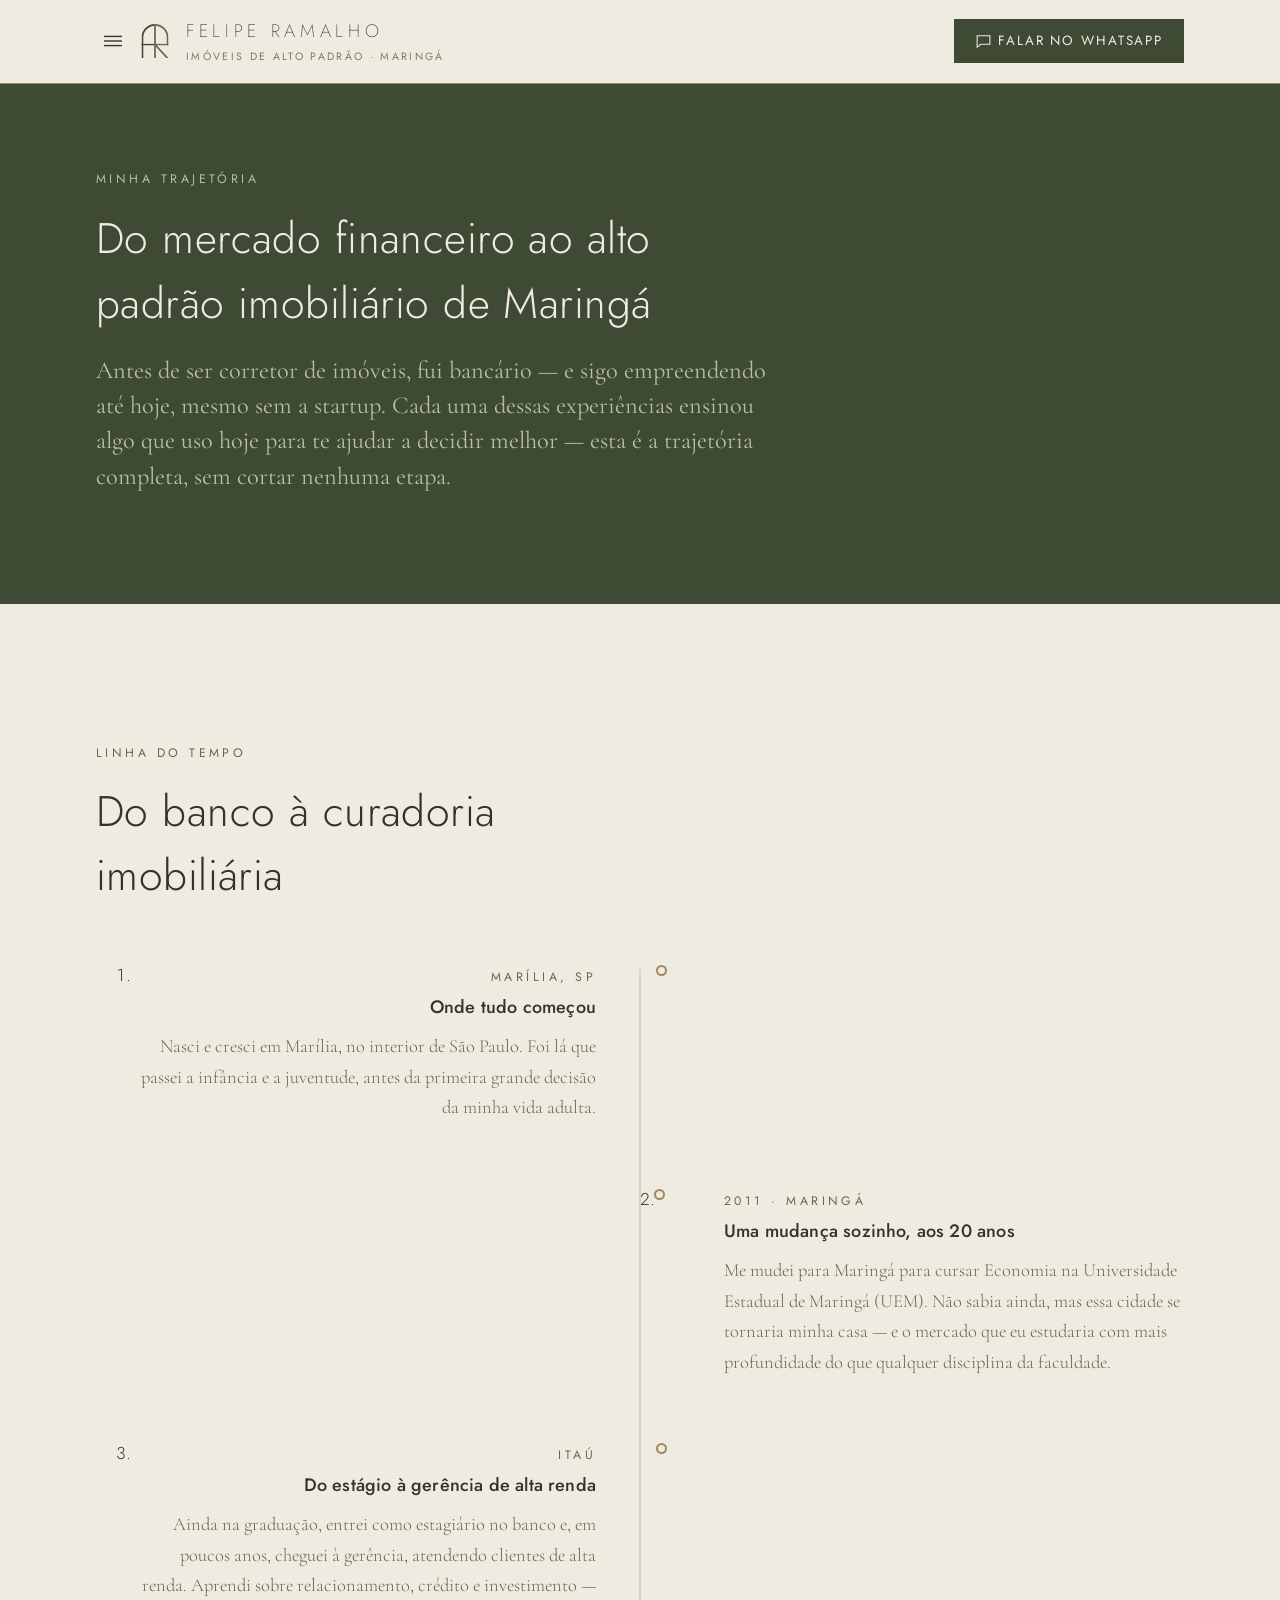
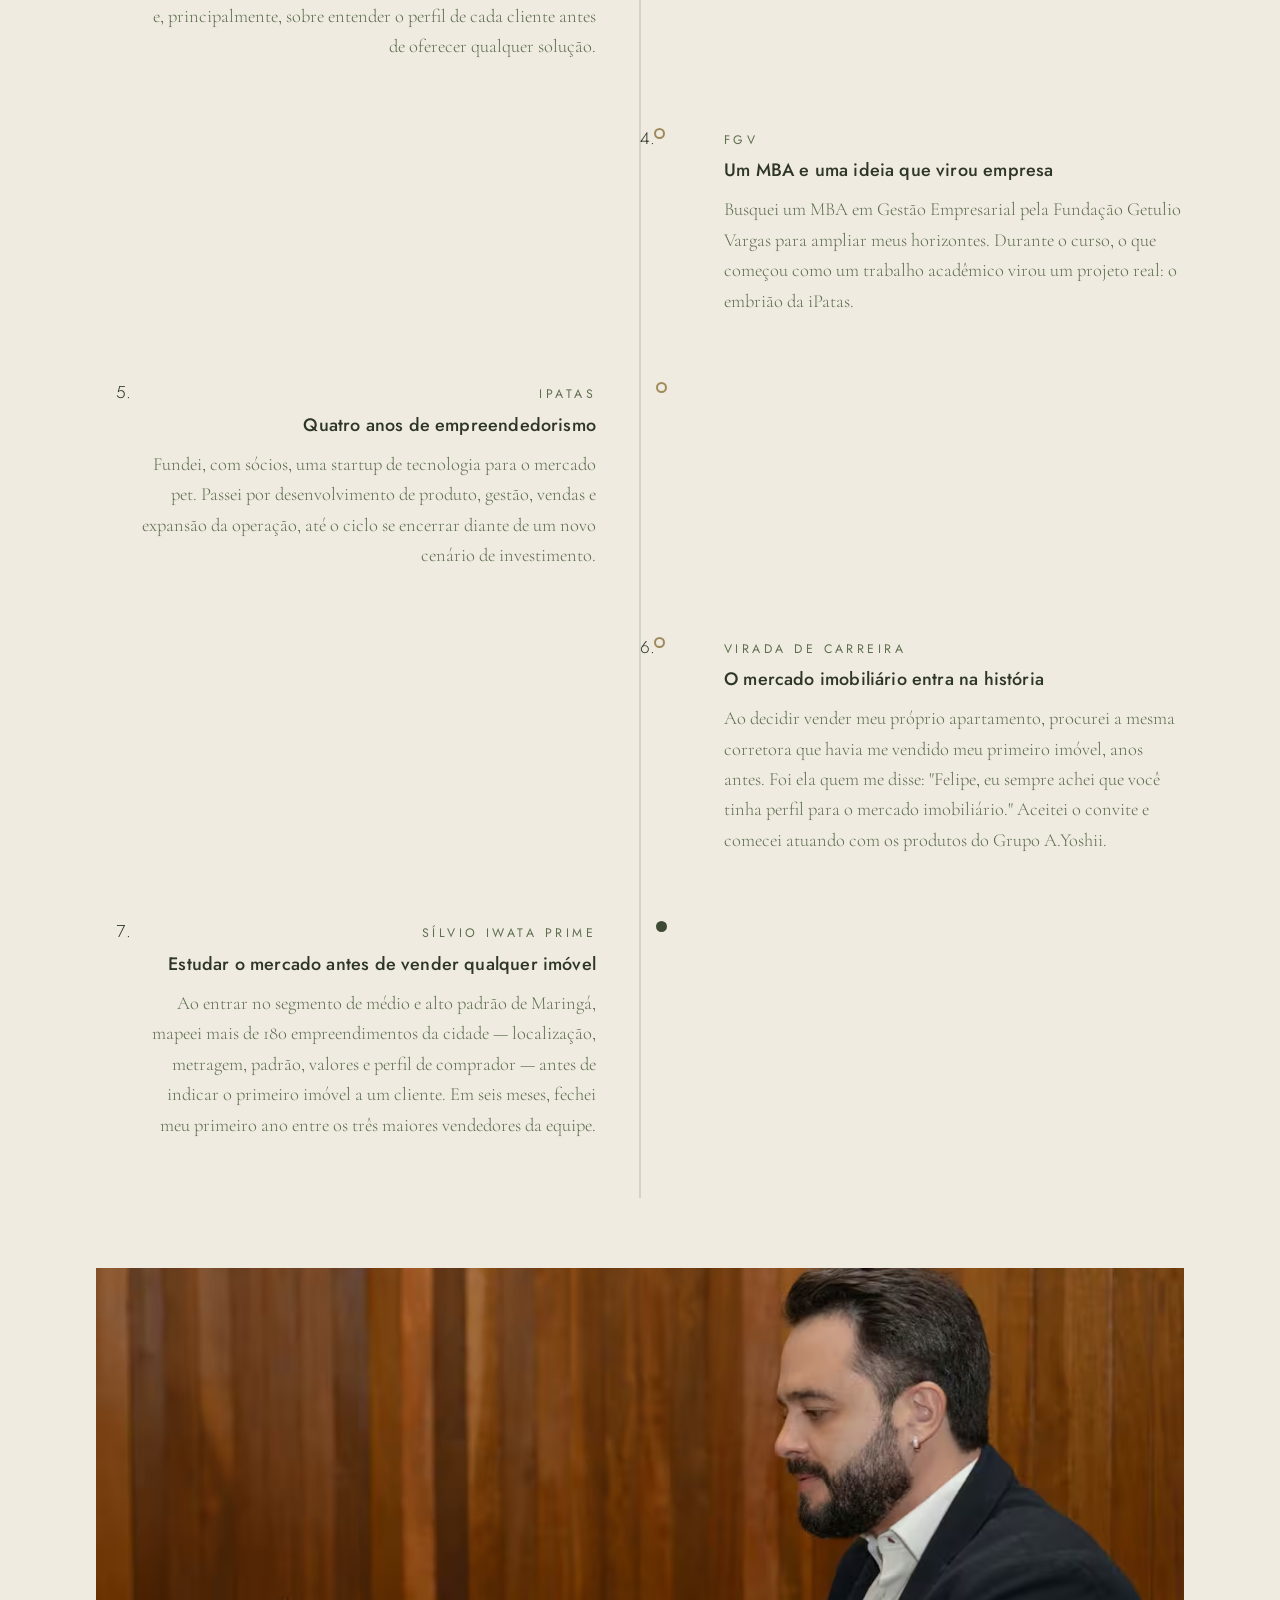
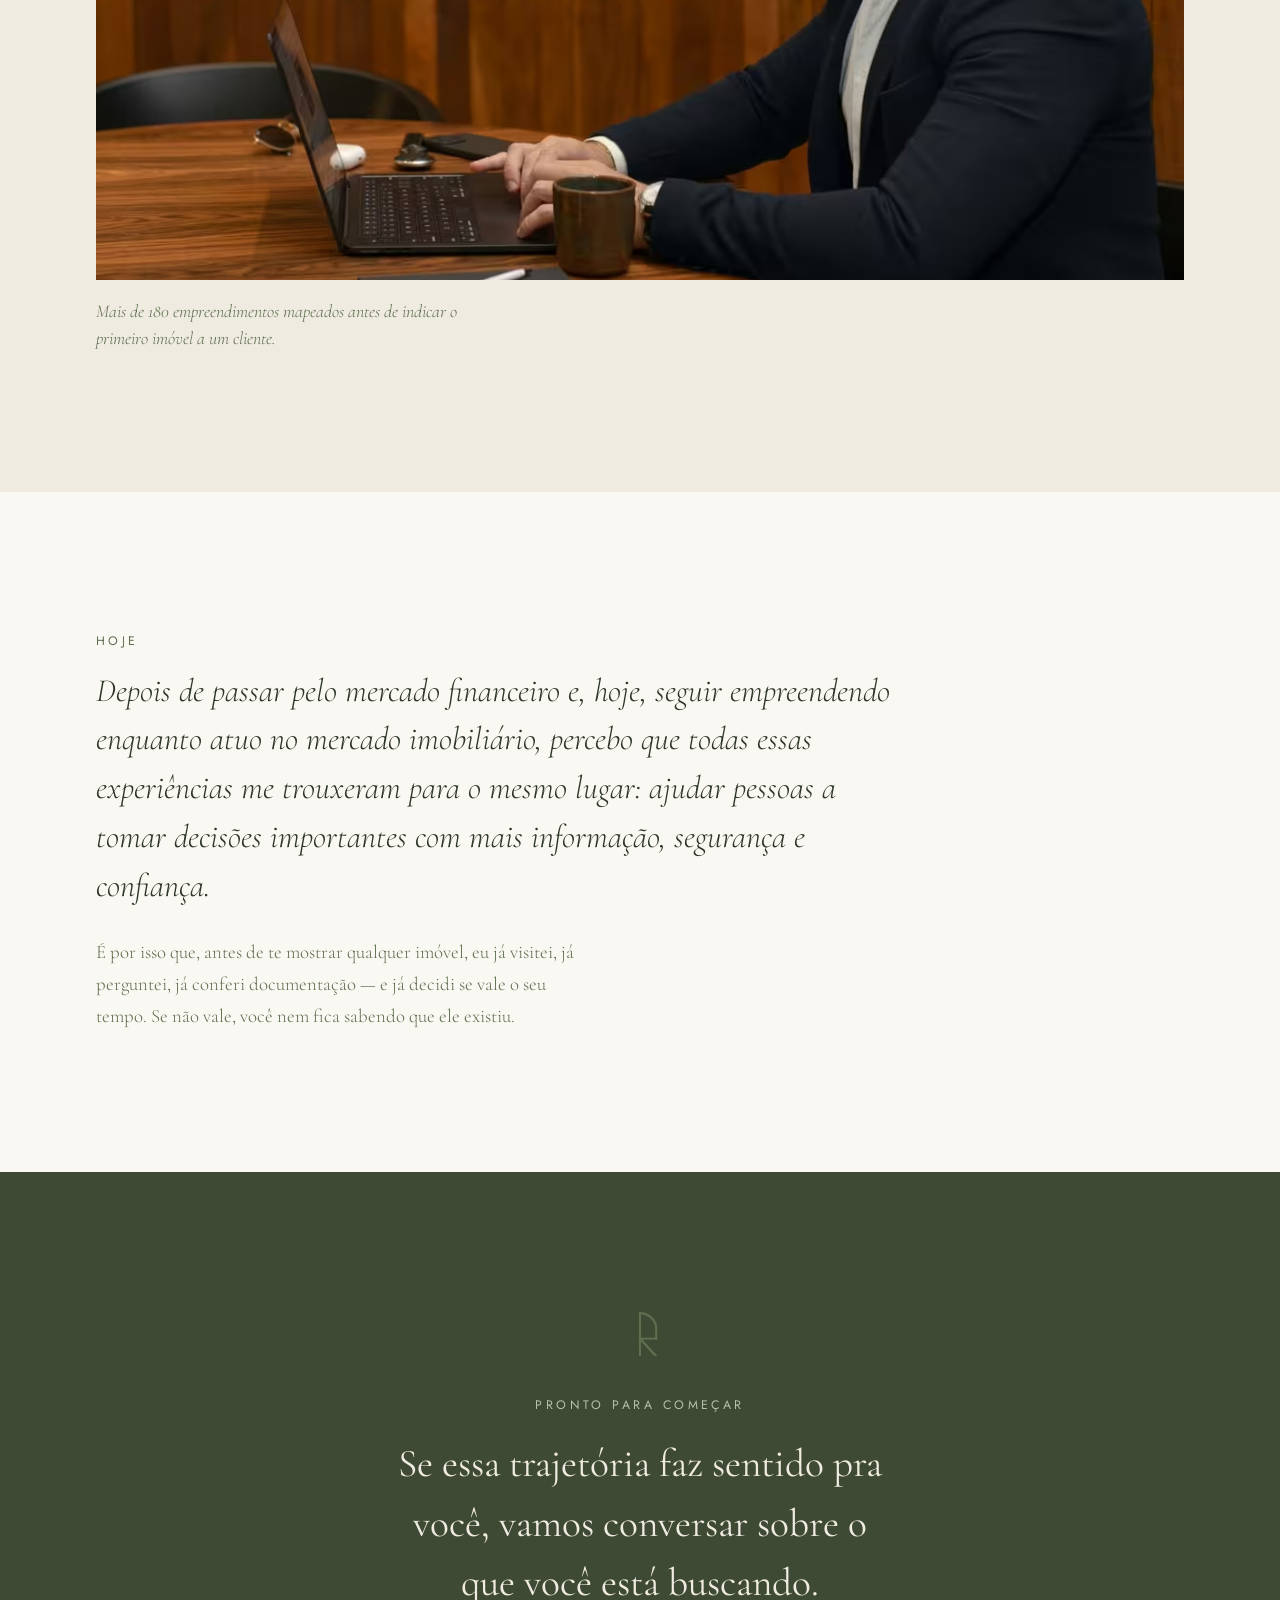
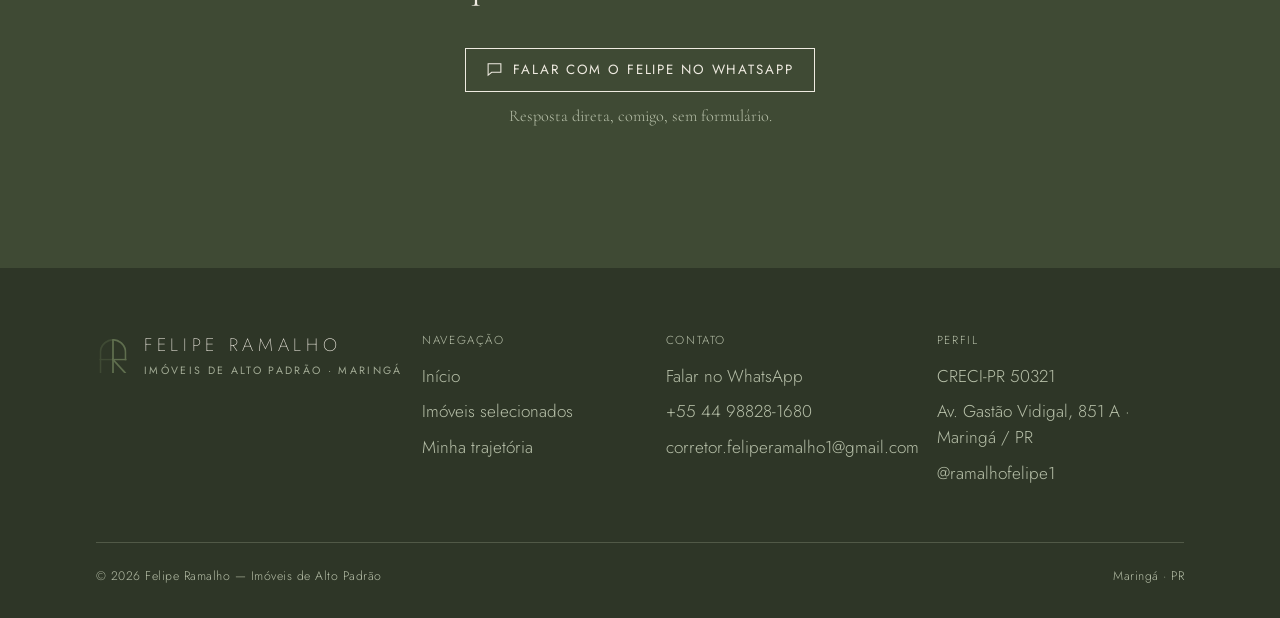
<file: trajetoria.html>
<!DOCTYPE html>
<html lang="pt-BR">
<head>
<!-- Google tag (gtag.js) -->
<script async src="https://www.googletagmanager.com/gtag/js?id=AW-18411910944"></script>
<script>
  window.dataLayer = window.dataLayer || [];
  function gtag(){dataLayer.push(arguments);}
  gtag('js', new Date());

  gtag('config', 'AW-18411910944');
</script>
<meta charset="UTF-8">
<meta name="viewport" content="width=device-width, initial-scale=1">
<title>Minha Trajetória — Do Mercado Financeiro ao Alto Padrão | Felipe Ramalho</title>
<meta name="description" content="Conheça a trajetória de Felipe Ramalho: de Marília ao mercado financeiro, do empreendedorismo à especialização em imóveis de alto padrão em Maringá.">
<meta name="robots" content="index, follow">
<meta name="author" content="Felipe Ramalho">
<meta name="geo.placename" content="Maringá, Paraná, Brasil">
<meta name="geo.region" content="BR-PR">
<link rel="canonical" href="https://www.feliperamalhocorretor.com.br/trajetoria.html">

<!-- Open Graph -->
<meta property="og:type" content="profile">
<meta property="og:site_name" content="Felipe Ramalho — Imóveis de Alto Padrão">
<meta property="og:title" content="Minha Trajetória — Do Mercado Financeiro ao Alto Padrão | Felipe Ramalho">
<meta property="og:description" content="De Marília ao mercado financeiro, do empreendedorismo à especialização em imóveis de alto padrão em Maringá — a trajetória completa de Felipe Ramalho.">
<meta property="og:image" content="https://www.feliperamalhocorretor.com.br/assets/og/og-image.jpg">
<meta property="og:image:width" content="1200">
<meta property="og:image:height" content="630">
<meta property="og:image:alt" content="Marca Felipe Ramalho — Imóveis de Alto Padrão, Maringá">
<meta property="og:locale" content="pt_BR">
<meta property="og:url" content="https://www.feliperamalhocorretor.com.br/trajetoria.html">
<meta name="twitter:card" content="summary_large_image">
<meta name="twitter:title" content="Minha Trajetória — Do Mercado Financeiro ao Alto Padrão | Felipe Ramalho">
<meta name="twitter:description" content="De Marília ao mercado financeiro, do empreendedorismo à especialização em imóveis de alto padrão em Maringá.">
<meta name="twitter:image" content="https://www.feliperamalhocorretor.com.br/assets/og/og-image.jpg">

<!-- Favicons -->
<link rel="icon" type="image/svg+xml" href="assets/favicon/favicon.svg">
<link rel="icon" type="image/png" sizes="16x16" href="assets/favicon/favicon-16.png">
<link rel="icon" type="image/png" sizes="32x32" href="assets/favicon/favicon-32.png">
<link rel="icon" type="image/png" sizes="48x48" href="assets/favicon/favicon-48.png">
<link rel="shortcut icon" href="assets/favicon/favicon.ico">
<link rel="apple-touch-icon" sizes="180x180" href="assets/favicon/apple-touch-icon.png">
<link rel="manifest" href="manifest.webmanifest">
<meta name="theme-color" content="#3F4A34">

<link rel="preload" href="fonts/jost-latin-200-normal.woff2" as="font" type="font/woff2" crossorigin>
<link rel="preload" href="fonts/jost-latin-ext-200-normal.woff2" as="font" type="font/woff2" crossorigin>

<link rel="stylesheet" href="styles.css">

<script type="application/ld+json">
{
  "@context": "https://schema.org",
  "@type": "BreadcrumbList",
  "itemListElement": [
    { "@type": "ListItem", "position": 1, "name": "Início", "item": "https://www.feliperamalhocorretor.com.br/" },
    { "@type": "ListItem", "position": 2, "name": "Minha trajetória", "item": "https://www.feliperamalhocorretor.com.br/trajetoria.html" }
  ]
}
</script>

<script type="application/ld+json">
{
  "@context": "https://schema.org",
  "@type": "RealEstateAgent",
  "@id": "https://www.feliperamalhocorretor.com.br/#felipe-ramalho",
  "name": "Felipe Ramalho",
  "jobTitle": "Corretor de Imóveis",
  "url": "https://www.feliperamalhocorretor.com.br/",
  "telephone": "+5544988281680",
  "email": "corretor.feliperamalho1@gmail.com",
  "sameAs": ["https://www.instagram.com/ramalhofelipe1/"],
  "hasCredential": {
    "@type": "EducationalOccupationalCredential",
    "credentialCategory": "license",
    "name": "CRECI-PR 50321",
    "recognizedBy": {
      "@type": "Organization",
      "name": "Conselho Regional de Corretores de Imóveis do Paraná (CRECI-PR)"
    }
  },
  "worksFor": { "@type": "Organization", "name": "Sílvio Iwata Prime" },
  "alumniOf": { "@type": "CollegeOrUniversity", "name": "Universidade Estadual de Maringá (UEM)" },
  "award": "3º lugar em VGV de vendas — Sílvio Iwata Prime, 2025"
}
</script>
</head>
<body class="page-solid-header">
<a class="skip-link" href="#conteudo">Pular para o conteúdo</a>

<!-- Sprite único da marca — evita colisão de ids de clipPath entre as instâncias -->
<svg width="0" height="0" style="position:absolute" aria-hidden="true" focusable="false">
  <defs>
    <symbol id="mark" viewBox="0 0 300 299.999988">
      <clipPath id="lg-f-body"><path d="M 31.144531 0.339844 L 142.191406 0.339844 L 142.191406 299.589844 L 31.144531 299.589844 Z" clip-rule="nonzero"/></clipPath>
      <clipPath id="lg-f-bar"><path d="M 31.144531 173 L 142.191406 173 L 142.191406 190 L 31.144531 190 Z" clip-rule="nonzero"/></clipPath>
      <clipPath id="lg-r-body"><path d="M 142.191406 0.339844 L 268.855469 0.339844 L 268.855469 299.589844 L 142.191406 299.589844 Z" clip-rule="nonzero"/></clipPath>
      <clipPath id="lg-r-vert"><path d="M 142.191406 0.339844 L 158 0.339844 L 158 299.589844 L 142.191406 299.589844 Z" clip-rule="nonzero"/></clipPath>
      <clipPath id="lg-r-bar"><path d="M 142.191406 173 L 268.855469 173 L 268.855469 190 L 142.191406 190 Z" clip-rule="nonzero"/></clipPath>
      <clipPath id="lg-r-leg"><path d="M 142.191406 72 L 268.855469 72 L 268.855469 299.589844 L 142.191406 299.589844 Z" clip-rule="nonzero"/></clipPath>
      <g clip-path="url(#lg-f-body)">
        <path stroke-linecap="butt" transform="matrix(3.470244, 0, 0, 3.469565, 25.0712, -19.609862)" fill="none" stroke-linejoin="miter" d="M 4.000273 97.999637 L 4.000273 39.999751 C 4.000273 39.476226 4.012655 38.9527 4.038545 38.4303 C 4.064435 37.906775 4.102706 37.384375 4.154486 36.863101 C 4.20514 36.341827 4.269301 35.822805 4.345845 35.304908 C 4.423514 34.787012 4.51244 34.270242 4.614873 33.756849 C 4.717306 33.243456 4.832122 32.732315 4.959319 32.224551 C 5.086517 31.716787 5.226096 31.212401 5.378058 30.711393 C 5.530019 30.209259 5.694363 29.712754 5.871089 29.219626 C 6.046689 28.726499 6.235796 28.237875 6.436161 27.753755 C 6.636525 27.27076 6.848145 26.791143 7.072148 26.318281 C 7.29615 25.844293 7.531409 25.377061 7.779051 24.915458 C 8.025566 24.453854 8.283338 23.99788 8.552366 23.548662 C 8.821394 23.099443 9.101679 22.656979 9.39322 22.221271 C 9.683635 21.786688 9.985307 21.357735 10.29711 20.937788 C 10.608913 20.516716 10.931972 20.104651 11.264036 19.699341 C 11.5961 19.294031 11.938295 18.897727 12.289495 18.510431 C 12.641821 18.122009 13.002026 17.742593 13.372362 17.372185 C 13.742698 17.001776 14.122039 16.641501 14.510385 16.289106 C 14.897606 15.937837 15.294957 15.595575 15.699062 15.263446 C 16.104293 14.931317 16.517403 14.60932 16.937267 14.297457 C 17.358257 13.985593 17.786001 13.683862 18.221624 13.39339 C 18.657247 13.101792 19.099624 12.821452 19.548755 12.552371 C 19.997886 12.28329 20.453771 12.025468 20.915283 11.778904 C 21.376796 11.531215 21.845063 11.29591 22.317832 11.071863 C 22.791727 10.848943 23.270125 10.636155 23.754151 10.435751 C 24.238176 10.235348 24.726705 10.047329 25.219735 9.870569 C 25.712766 9.693809 26.209174 9.529433 26.71121 9.377442 C 27.21212 9.22545 27.716408 9.085843 28.224072 8.958621 C 28.732862 8.831399 29.243903 8.716561 29.757195 8.615233 C 30.270488 8.51278 30.786031 8.422711 31.304952 8.346152 C 31.822747 8.269594 32.342793 8.20542 32.863965 8.15363 C 33.385137 8.102966 33.906309 8.064687 34.429732 8.038792 C 34.953155 8.012897 35.476578 8.000513 36.000001 8.000513 C 36.523424 8.000513 37.046848 8.012897 37.570271 8.038792 C 38.093694 8.064687 38.614866 8.102966 39.136038 8.15363 C 39.65721 8.20542 40.177256 8.269594 40.695051 8.346152 C 41.212846 8.422711 41.729515 8.51278 42.242807 8.615233 C 42.7561 8.716561 43.267141 8.831399 43.774805 8.958621 C 44.283595 9.085843 44.787882 9.22545 45.288792 9.377442 C 45.789703 9.529433 46.287236 9.693809 46.780267 9.870569 C 47.273298 10.047329 47.761826 10.235348 48.245852 10.435751 C 48.729878 10.636155 49.208275 10.848943 49.68217 11.071863 C 50.154939 11.29591 50.623206 11.531215 51.084719 11.778904 C 51.546232 12.025468 52.002117 12.28329 52.451247 12.552371 C 52.900378 12.821452 53.342755 13.101792 53.778378 13.39339 C 54.214002 13.683862 54.641745 13.985593 55.062735 14.297457 C 55.482599 14.60932 55.89571 14.931317 56.30094 15.263446 C 56.705046 15.595575 57.102397 15.937837 57.489618 16.289106 C 57.877964 16.641501 58.257305 17.001776 58.627641 17.372185 C 58.997977 17.742593 59.358182 18.122009 59.710508 18.510431 C 60.061708 18.897727 60.403903 19.294031 60.735967 19.699341 C 61.068031 20.104651 61.39109 20.516716 61.702893 20.937788 C 62.014695 21.357735 62.316367 21.786688 62.606782 22.221271 C 62.898324 22.656979 63.178608 23.099443 63.447636 23.548662 C 63.716665 23.99788 63.974437 24.453854 64.220952 24.915458 C 64.468593 25.377061 64.703852 25.844293 64.927855 26.318281 C 65.151857 26.791143 65.363478 27.27076 65.563842 27.753755 C 65.764206 28.237875 65.953314 28.726499 66.128914 29.219626 C 66.305639 29.712754 66.469983 30.209259 66.621945 30.711393 C 66.773906 31.212401 66.913486 31.716787 67.040683 32.224551 C 67.167881 32.732315 67.282696 33.243456 67.385129 33.756849 C 67.487563 34.270242 67.576488 34.787012 67.654158 35.304908 C 67.730701 35.822805 67.794863 36.341827 67.845517 36.863101 C 67.897296 37.384375 67.935568 37.906775 67.961458 38.4303 C 67.987347 38.9527 67.999729 39.476226 67.999729 39.999751 L 67.999729 59.999557" stroke="#3f4a34" stroke-width="4.5" stroke-opacity="1" stroke-miterlimit="4"/>
      </g>
      <g clip-path="url(#lg-f-bar)">
        <path stroke-linecap="butt" transform="matrix(3.470244, 0, 0, 3.469565, 25.0712, -19.609862)" fill="none" stroke-linejoin="miter" d="M -3.999659 58.000027 L 75.999662 58.000027" stroke="#3f4a34" stroke-width="4.5" stroke-opacity="1" stroke-miterlimit="4"/>
      </g>
      <g clip-path="url(#lg-r-body)">
        <path stroke-linecap="butt" transform="matrix(3.470244, 0, 0, 3.469565, 25.0712, -19.609862)" fill="none" stroke-linejoin="miter" d="M 4.000273 97.999637 L 4.000273 39.999751 C 4.000273 39.476226 4.012655 38.9527 4.038545 38.4303 C 4.064435 37.906775 4.102706 37.384375 4.154486 36.863101 C 4.20514 36.341827 4.269301 35.822805 4.345845 35.304908 C 4.423514 34.787012 4.51244 34.270242 4.614873 33.756849 C 4.717306 33.243456 4.832122 32.732315 4.959319 32.224551 C 5.086517 31.716787 5.226096 31.212401 5.378058 30.711393 C 5.530019 30.209259 5.694363 29.712754 5.871089 29.219626 C 6.046689 28.726499 6.235796 28.237875 6.436161 27.753755 C 6.636525 27.27076 6.848145 26.791143 7.072148 26.318281 C 7.29615 25.844293 7.531409 25.377061 7.779051 24.915458 C 8.025566 24.453854 8.283338 23.99788 8.552366 23.548662 C 8.821394 23.099443 9.101679 22.656979 9.39322 22.221271 C 9.683635 21.786688 9.985307 21.357735 10.29711 20.937788 C 10.608913 20.516716 10.931972 20.104651 11.264036 19.699341 C 11.5961 19.294031 11.938295 18.897727 12.289495 18.510431 C 12.641821 18.122009 13.002026 17.742593 13.372362 17.372185 C 13.742698 17.001776 14.122039 16.641501 14.510385 16.289106 C 14.897606 15.937837 15.294957 15.595575 15.699062 15.263446 C 16.104293 14.931317 16.517403 14.60932 16.937267 14.297457 C 17.358257 13.985593 17.786001 13.683862 18.221624 13.39339 C 18.657247 13.101792 19.099624 12.821452 19.548755 12.552371 C 19.997886 12.28329 20.453771 12.025468 20.915283 11.778904 C 21.376796 11.531215 21.845063 11.29591 22.317832 11.071863 C 22.791727 10.848943 23.270125 10.636155 23.754151 10.435751 C 24.238176 10.235348 24.726705 10.047329 25.219735 9.870569 C 25.712766 9.693809 26.209174 9.529433 26.71121 9.377442 C 27.21212 9.22545 27.716408 9.085843 28.224072 8.958621 C 28.732862 8.831399 29.243903 8.716561 29.757195 8.615233 C 30.270488 8.51278 30.786031 8.422711 31.304952 8.346152 C 31.822747 8.269594 32.342793 8.20542 32.863965 8.15363 C 33.385137 8.102966 33.906309 8.064687 34.429732 8.038792 C 34.953155 8.012897 35.476578 8.000513 36.000001 8.000513 C 36.523424 8.000513 37.046848 8.012897 37.570271 8.038792 C 38.093694 8.064687 38.614866 8.102966 39.136038 8.15363 C 39.65721 8.20542 40.177256 8.269594 40.695051 8.346152 C 41.212846 8.422711 41.729515 8.51278 42.242807 8.615233 C 42.7561 8.716561 43.267141 8.831399 43.774805 8.958621 C 44.283595 9.085843 44.787882 9.22545 45.288792 9.377442 C 45.789703 9.529433 46.287236 9.693809 46.780267 9.870569 C 47.273298 10.047329 47.761826 10.235348 48.245852 10.435751 C 48.729878 10.636155 49.208275 10.848943 49.68217 11.071863 C 50.154939 11.29591 50.623206 11.531215 51.084719 11.778904 C 51.546232 12.025468 52.002117 12.28329 52.451247 12.552371 C 52.900378 12.821452 53.342755 13.101792 53.778378 13.39339 C 54.214002 13.683862 54.641745 13.985593 55.062735 14.297457 C 55.482599 14.60932 55.89571 14.931317 56.30094 15.263446 C 56.705046 15.595575 57.102397 15.937837 57.489618 16.289106 C 57.877964 16.641501 58.257305 17.001776 58.627641 17.372185 C 58.997977 17.742593 59.358182 18.122009 59.710508 18.510431 C 60.061708 18.897727 60.403903 19.294031 60.735967 19.699341 C 61.068031 20.104651 61.39109 20.516716 61.702893 20.937788 C 62.014695 21.357735 62.316367 21.786688 62.606782 22.221271 C 62.898324 22.656979 63.178608 23.099443 63.447636 23.548662 C 63.716665 23.99788 63.974437 24.453854 64.220952 24.915458 C 64.468593 25.377061 64.703852 25.844293 64.927855 26.318281 C 65.151857 26.791143 65.363478 27.27076 65.563842 27.753755 C 65.764206 28.237875 65.953314 28.726499 66.128914 29.219626 C 66.305639 29.712754 66.469983 30.209259 66.621945 30.711393 C 66.773906 31.212401 66.913486 31.716787 67.040683 32.224551 C 67.167881 32.732315 67.282696 33.243456 67.385129 33.756849 C 67.487563 34.270242 67.576488 34.787012 67.654158 35.304908 C 67.730701 35.822805 67.794863 36.341827 67.845517 36.863101 C 67.897296 37.384375 67.935568 37.906775 67.961458 38.4303 C 67.987347 38.9527 67.999729 39.476226 67.999729 39.999751 L 67.999729 59.999557" stroke="#5f6e4e" stroke-width="4.5" stroke-opacity="1" stroke-miterlimit="4"/>
      </g>
      <g clip-path="url(#lg-r-vert)">
        <path stroke-linecap="butt" transform="matrix(3.470244, 0, 0, 3.469565, 25.0712, -19.609862)" fill="none" stroke-linejoin="miter" d="M 36.000001 8.000513 L 36.000001 97.999637" stroke="#5f6e4e" stroke-width="4.5" stroke-opacity="1" stroke-miterlimit="4"/>
      </g>
      <g clip-path="url(#lg-r-bar)">
        <path stroke-linecap="butt" transform="matrix(3.470244, 0, 0, 3.469565, 25.0712, -19.609862)" fill="none" stroke-linejoin="miter" d="M -3.999659 58.000027 L 75.999662 58.000027" stroke="#5f6e4e" stroke-width="4.5" stroke-opacity="1" stroke-miterlimit="4"/>
      </g>
      <g clip-path="url(#lg-r-leg)">
        <path stroke-linecap="butt" transform="matrix(3.470244, 0, 0, 3.469565, 25.0712, -19.609862)" fill="none" stroke-linejoin="miter" d="M 30.49449 52.00031 L 76.372249 101.999824" stroke="#5f6e4e" stroke-width="4.5" stroke-opacity="1" stroke-miterlimit="4"/>
      </g>
    </symbol>
    <symbol id="icon-whatsapp" viewBox="0 0 24 24">
      <path d="M3 4 H21 V16 H8 L3 20 Z" fill="none" stroke="currentColor" stroke-width="1.5" stroke-linejoin="miter"/>
    </symbol>
    <symbol id="icon-arrow" viewBox="0 0 24 24">
      <path d="M2 12 H21 M14 5 L21 12 L14 19" fill="none" stroke="currentColor" stroke-width="1.5" stroke-linejoin="miter" stroke-linecap="square"/>
    </symbol>
  </defs>
</svg>

<header class="site-header" id="site-header">
  <div class="container">
    <button class="btn-menu" id="menu-toggle" type="button" aria-expanded="false" aria-controls="site-menu" aria-label="Abrir menu">
      <svg viewBox="0 0 24 24" aria-hidden="true">
        <line class="menu-line menu-line--top" x1="3" y1="7" x2="21" y2="7" stroke="currentColor" stroke-width="1.5" stroke-linecap="square"/>
        <line class="menu-line menu-line--mid" x1="3" y1="12" x2="21" y2="12" stroke="currentColor" stroke-width="1.5" stroke-linecap="square"/>
        <line class="menu-line menu-line--bottom" x1="3" y1="17" x2="21" y2="17" stroke="currentColor" stroke-width="1.5" stroke-linecap="square"/>
      </svg>
    </button>
    <a href="index.html#topo" class="brand-lockup" aria-label="Felipe Ramalho — página inicial">
      <span class="brand-mark" aria-hidden="true"><svg viewBox="0 0 300 299.999988"><use href="#mark"></use></svg></span>
      <span class="brand-lockup__text">
        <span class="brand-name">FELIPE RAMALHO</span>
        <span class="brand-tagline">Imóveis de alto padrão · Maringá</span>
      </span>
    </a>
    <a class="btn-wa" href="https://wa.me/" data-wa data-wa-msg="Olá! Quero mais informações sobre um imóvel!">
      <svg width="17" height="17" aria-hidden="true"><use href="#icon-whatsapp"></use></svg>
      Falar no WhatsApp
    </a>
  </div>
  <nav class="site-menu" id="site-menu" aria-label="Menu principal" hidden>
    <div class="container site-menu__inner">
      <a href="index.html#topo">Início</a>
      <a href="index.html#historia-title">Minha história</a>
      <a href="trajetoria.html">Minha trajetória completa</a>
      <a href="index.html#metodo-title">Como funciona</a>
      <a href="imoveis.html">Imóveis selecionados</a>
      <a href="index.html#assessor-title">Por que um assessor</a>
      <a href="index.html#depoimentos-title">Depoimentos</a>
      <a href="index.html#sobre-title">Sobre o Felipe</a>
      <a href="index.html#faq-title">Perguntas frequentes</a>
    </div>
  </nav>
</header>
<div class="menu-scrim" id="menu-scrim" hidden></div>

<main id="conteudo">

  <section class="page-intro">
    <div class="container">
      <p class="eyebrow">Minha trajetória</p>
      <h1 class="section-title">Do mercado financeiro ao alto padrão imobiliário de Maringá</h1>
      <p class="section-lede">Antes de ser corretor de imóveis, fui bancário — e sigo empreendendo até hoje, mesmo sem a startup. Cada uma dessas experiências ensinou algo que uso hoje para te ajudar a decidir melhor — esta é a trajetória completa, sem cortar nenhuma etapa.</p>
    </div>
  </section>

  <!-- LINHA DO TEMPO -->
  <section class="jornada reveal" aria-labelledby="jornada-title">
    <div class="container">
      <div class="section-head">
        <p class="eyebrow">Linha do tempo</p>
        <h2 class="section-title" id="jornada-title">Do banco à curadoria imobiliária</h2>
      </div>

      <div class="timeline">
        <ol class="timeline__list">
          <li class="timeline__item">
            <span class="timeline__marker" aria-hidden="true"></span>
            <p class="eyebrow timeline__eyebrow">Marília, SP</p>
            <h3 class="timeline__title">Onde tudo começou</h3>
            <p class="timeline__text">Nasci e cresci em Marília, no interior de São Paulo. Foi lá que passei a infância e a juventude, antes da primeira grande decisão da minha vida adulta.</p>
          </li>
          <li class="timeline__item">
            <span class="timeline__marker" aria-hidden="true"></span>
            <p class="eyebrow timeline__eyebrow">2011 · Maringá</p>
            <h3 class="timeline__title">Uma mudança sozinho, aos 20 anos</h3>
            <p class="timeline__text">Me mudei para Maringá para cursar Economia na Universidade Estadual de Maringá (UEM). Não sabia ainda, mas essa cidade se tornaria minha casa — e o mercado que eu estudaria com mais profundidade do que qualquer disciplina da faculdade.</p>
          </li>
          <li class="timeline__item">
            <span class="timeline__marker" aria-hidden="true"></span>
            <p class="eyebrow timeline__eyebrow">Itaú</p>
            <h3 class="timeline__title">Do estágio à gerência de alta renda</h3>
            <p class="timeline__text">Ainda na graduação, entrei como estagiário no banco e, em poucos anos, cheguei à gerência, atendendo clientes de alta renda. Aprendi sobre relacionamento, crédito e investimento — e, principalmente, sobre entender o perfil de cada cliente antes de oferecer qualquer solução.</p>
          </li>
          <li class="timeline__item">
            <span class="timeline__marker" aria-hidden="true"></span>
            <p class="eyebrow timeline__eyebrow">FGV</p>
            <h3 class="timeline__title">Um MBA e uma ideia que virou empresa</h3>
            <p class="timeline__text">Busquei um MBA em Gestão Empresarial pela Fundação Getulio Vargas para ampliar meus horizontes. Durante o curso, o que começou como um trabalho acadêmico virou um projeto real: o embrião da iPatas.</p>
          </li>
          <li class="timeline__item">
            <span class="timeline__marker" aria-hidden="true"></span>
            <p class="eyebrow timeline__eyebrow">iPatas</p>
            <h3 class="timeline__title">Quatro anos de empreendedorismo</h3>
            <p class="timeline__text">Fundei, com sócios, uma startup de tecnologia para o mercado pet. Passei por desenvolvimento de produto, gestão, vendas e expansão da operação, até o ciclo se encerrar diante de um novo cenário de investimento.</p>
          </li>
          <li class="timeline__item">
            <span class="timeline__marker" aria-hidden="true"></span>
            <p class="eyebrow timeline__eyebrow">Virada de carreira</p>
            <h3 class="timeline__title">O mercado imobiliário entra na história</h3>
            <p class="timeline__text">Ao decidir vender meu próprio apartamento, procurei a mesma corretora que havia me vendido meu primeiro imóvel, anos antes. Foi ela quem me disse: "Felipe, eu sempre achei que você tinha perfil para o mercado imobiliário." Aceitei o convite e comecei atuando com os produtos do Grupo A.Yoshii.</p>
          </li>
          <li class="timeline__item timeline__item--now">
            <span class="timeline__marker" aria-hidden="true"></span>
            <p class="eyebrow timeline__eyebrow">Sílvio Iwata Prime</p>
            <h3 class="timeline__title">Estudar o mercado antes de vender qualquer imóvel</h3>
            <p class="timeline__text">Ao entrar no segmento de médio e alto padrão de Maringá, mapeei mais de 180 empreendimentos da cidade — localização, metragem, padrão, valores e perfil de comprador — antes de indicar o primeiro imóvel a um cliente. Em seis meses, fechei meu primeiro ano entre os três maiores vendedores da equipe.</p>
          </li>
        </ol>
      </div>

      <figure class="timeline-figure">
        <picture>
          <source type="image/avif" srcset="assets/img/como-funciona-480.avif 480w, assets/img/como-funciona-800.avif 800w, assets/img/como-funciona-1200.avif 1200w" sizes="(min-width: 900px) 70vw, 90vw">
          <source type="image/webp" srcset="assets/img/como-funciona-480.webp 480w, assets/img/como-funciona-800.webp 800w, assets/img/como-funciona-1200.webp 1200w" sizes="(min-width: 900px) 70vw, 90vw">
          <img src="assets/img/como-funciona-800.jpg" srcset="assets/img/como-funciona-480.jpg 480w, assets/img/como-funciona-800.jpg 800w, assets/img/como-funciona-1200.jpg 1200w" sizes="(min-width: 900px) 70vw, 90vw" width="1200" height="675" loading="lazy" decoding="async" alt="Felipe Ramalho concentrado, trabalhando em um laptop.">
        </picture>
        <figcaption>Mais de 180 empreendimentos mapeados antes de indicar o primeiro imóvel a um cliente.</figcaption>
      </figure>
    </div>
  </section>

  <!-- FECHAMENTO -->
  <section class="closing reveal" aria-labelledby="closing-title">
    <div class="container">
      <div class="section-head">
        <p class="eyebrow">Hoje</p>
        <h2 class="section-title visually-hidden" id="closing-title">Onde essas experiências se encontram</h2>
      </div>
      <blockquote class="closing__quote">Depois de passar pelo mercado financeiro e, hoje, seguir empreendendo enquanto atuo no mercado imobiliário, percebo que todas essas experiências me trouxeram para o mesmo lugar: ajudar pessoas a tomar decisões importantes com mais informação, segurança e confiança.</blockquote>
      <p class="closing__text">É por isso que, antes de te mostrar qualquer imóvel, eu já visitei, já perguntei, já conferi documentação — e já decidi se vale o seu tempo. Se não vale, você nem fica sabendo que ele existiu.</p>
    </div>
  </section>

  <!-- CTA FINAL -->
  <section class="cta-final reveal">
    <div class="container">
      <span class="brand-mark brand-mark--tone-areia" aria-hidden="true"><svg viewBox="0 0 300 299.999988"><use href="#mark"></use></svg></span>
      <p class="eyebrow" style="color:var(--salvia); margin-bottom:20px;">Pronto para começar</p>
      <h2 class="cta-final__headline">Se essa trajetória faz sentido pra você, vamos conversar sobre o que você está buscando.</h2>
      <div class="cta-final__actions">
        <a class="btn-wa btn-wa--ghost" href="https://wa.me/" data-wa data-wa-msg="Olá! Quero mais informações sobre um imóvel!">
          <svg width="17" height="17" aria-hidden="true"><use href="#icon-whatsapp"></use></svg>
          Falar com o Felipe no WhatsApp
        </a>
        <p class="cta-microcopy cta-microcopy--on-dark">Resposta direta, comigo, sem formulário.</p>
      </div>
    </div>
  </section>

</main>

<footer class="site-footer">
  <div class="container">
    <div class="footer__grid">
      <div class="footer__col">
        <a href="index.html#topo" class="brand-lockup" aria-label="Felipe Ramalho — página inicial">
          <span class="brand-mark brand-mark--tone-areia" aria-hidden="true"><svg viewBox="0 0 300 299.999988"><use href="#mark"></use></svg></span>
          <span class="brand-lockup__text">
            <span class="brand-name">FELIPE RAMALHO</span>
            <span class="brand-tagline">Imóveis de alto padrão · Maringá</span>
          </span>
        </a>
      </div>
      <div class="footer__col">
        <p class="footer__col-title">Navegação</p>
        <ul>
          <li><a href="index.html">Início</a></li>
          <li><a href="imoveis.html">Imóveis selecionados</a></li>
          <li><a href="trajetoria.html">Minha trajetória</a></li>
        </ul>
      </div>
      <div class="footer__col">
        <p class="footer__col-title">Contato</p>
        <ul>
          <li><a href="https://wa.me/" data-wa data-wa-msg="Olá! Quero mais informações sobre um imóvel!">Falar no WhatsApp</a></li>
          <li><a href="tel:+5544988281680">+55 44 98828-1680</a></li>
          <li><a href="mailto:corretor.feliperamalho1@gmail.com">corretor.feliperamalho1@gmail.com</a></li>
        </ul>
      </div>
      <div class="footer__col">
        <p class="footer__col-title">Perfil</p>
        <ul>
          <li>CRECI-PR 50321</li>
          <li>Av. Gastão Vidigal, 851 A · Maringá / PR</li>
          <li><a href="https://www.instagram.com/ramalhofelipe1/" target="_blank" rel="noopener">@ramalhofelipe1</a></li>
        </ul>
      </div>
    </div>
    <div class="footer__bottom">
      <span>© <span id="ano-atual">2026</span> Felipe Ramalho — Imóveis de Alto Padrão</span>
      <span>Maringá · PR</span>
    </div>
  </div>
</footer>

<script src="script.js" defer></script>
</body>
</html>
</file>
<file: styles.css>
/* ===========================================================
   Felipe Ramalho — Imóveis de Alto Padrão · Maringá
   Sistema visual: Musgo / Sálvia / Latão / Areia — ver manual de marca.
   =========================================================== */

/* ---------- Fontes (self-hosted, @fontsource) ---------- */
@font-face {
  font-family: "Jost";
  font-style: normal;
  font-weight: 200;
  font-display: swap;
  src: url("fonts/jost-latin-ext-200-normal.woff2") format("woff2");
  unicode-range: U+0100-02BA,U+02BD-02C5,U+02C7-02CC,U+02CE-02D7,U+02DD-02FF,U+0304,U+0308,U+0329,U+1D00-1DBF,U+1E00-1E9F,U+1EF2-1EFF,U+2020,U+20A0-20AB,U+20AD-20C0,U+2113,U+2C60-2C7F,U+A720-A7FF;
}
@font-face {
  font-family: "Jost";
  font-style: normal;
  font-weight: 200;
  font-display: swap;
  src: url("fonts/jost-latin-200-normal.woff2") format("woff2");
  unicode-range: U+0000-00FF,U+0131,U+0152-0153,U+02BB-02BC,U+02C6,U+02DA,U+02DC,U+0304,U+0308,U+0329,U+2000-206F,U+2074,U+20AC,U+2122,U+2191,U+2193,U+2212,U+2215,U+FEFF,U+FFFD;
}
@font-face {
  font-family: "Jost";
  font-style: normal;
  font-weight: 300;
  font-display: swap;
  src: url("fonts/jost-latin-ext-300-normal.woff2") format("woff2");
  unicode-range: U+0100-02BA,U+02BD-02C5,U+02C7-02CC,U+02CE-02D7,U+02DD-02FF,U+0304,U+0308,U+0329,U+1D00-1DBF,U+1E00-1E9F,U+1EF2-1EFF,U+2020,U+20A0-20AB,U+20AD-20C0,U+2113,U+2C60-2C7F,U+A720-A7FF;
}
@font-face {
  font-family: "Jost";
  font-style: normal;
  font-weight: 300;
  font-display: swap;
  src: url("fonts/jost-latin-300-normal.woff2") format("woff2");
  unicode-range: U+0000-00FF,U+0131,U+0152-0153,U+02BB-02BC,U+02C6,U+02DA,U+02DC,U+0304,U+0308,U+0329,U+2000-206F,U+2074,U+20AC,U+2122,U+2191,U+2193,U+2212,U+2215,U+FEFF,U+FFFD;
}
@font-face {
  font-family: "Jost";
  font-style: normal;
  font-weight: 400;
  font-display: swap;
  src: url("fonts/jost-latin-ext-400-normal.woff2") format("woff2");
  unicode-range: U+0100-02BA,U+02BD-02C5,U+02C7-02CC,U+02CE-02D7,U+02DD-02FF,U+0304,U+0308,U+0329,U+1D00-1DBF,U+1E00-1E9F,U+1EF2-1EFF,U+2020,U+20A0-20AB,U+20AD-20C0,U+2113,U+2C60-2C7F,U+A720-A7FF;
}
@font-face {
  font-family: "Jost";
  font-style: normal;
  font-weight: 400;
  font-display: swap;
  src: url("fonts/jost-latin-400-normal.woff2") format("woff2");
  unicode-range: U+0000-00FF,U+0131,U+0152-0153,U+02BB-02BC,U+02C6,U+02DA,U+02DC,U+0304,U+0308,U+0329,U+2000-206F,U+2074,U+20AC,U+2122,U+2191,U+2193,U+2212,U+2215,U+FEFF,U+FFFD;
}
@font-face {
  font-family: "Jost";
  font-style: normal;
  font-weight: 500;
  font-display: swap;
  src: url("fonts/jost-latin-ext-500-normal.woff2") format("woff2");
  unicode-range: U+0100-02BA,U+02BD-02C5,U+02C7-02CC,U+02CE-02D7,U+02DD-02FF,U+0304,U+0308,U+0329,U+1D00-1DBF,U+1E00-1E9F,U+1EF2-1EFF,U+2020,U+20A0-20AB,U+20AD-20C0,U+2113,U+2C60-2C7F,U+A720-A7FF;
}
@font-face {
  font-family: "Jost";
  font-style: normal;
  font-weight: 500;
  font-display: swap;
  src: url("fonts/jost-latin-500-normal.woff2") format("woff2");
  unicode-range: U+0000-00FF,U+0131,U+0152-0153,U+02BB-02BC,U+02C6,U+02DA,U+02DC,U+0304,U+0308,U+0329,U+2000-206F,U+2074,U+20AC,U+2122,U+2191,U+2193,U+2212,U+2215,U+FEFF,U+FFFD;
}

@font-face {
  font-family: "Cormorant Garamond";
  font-style: normal;
  font-weight: 300;
  font-display: swap;
  src: url("fonts/cormorant-garamond-latin-ext-300-normal.woff2") format("woff2");
  unicode-range: U+0100-02BA,U+02BD-02C5,U+02C7-02CC,U+02CE-02D7,U+02DD-02FF,U+0304,U+0308,U+0329,U+1D00-1DBF,U+1E00-1E9F,U+1EF2-1EFF,U+2020,U+20A0-20AB,U+20AD-20C0,U+2113,U+2C60-2C7F,U+A720-A7FF;
}
@font-face {
  font-family: "Cormorant Garamond";
  font-style: normal;
  font-weight: 300;
  font-display: swap;
  src: url("fonts/cormorant-garamond-latin-300-normal.woff2") format("woff2");
  unicode-range: U+0000-00FF,U+0131,U+0152-0153,U+02BB-02BC,U+02C6,U+02DA,U+02DC,U+0304,U+0308,U+0329,U+2000-206F,U+2074,U+20AC,U+2122,U+2191,U+2193,U+2212,U+2215,U+FEFF,U+FFFD;
}
@font-face {
  font-family: "Cormorant Garamond";
  font-style: normal;
  font-weight: 400;
  font-display: swap;
  src: url("fonts/cormorant-garamond-latin-ext-400-normal.woff2") format("woff2");
  unicode-range: U+0100-02BA,U+02BD-02C5,U+02C7-02CC,U+02CE-02D7,U+02DD-02FF,U+0304,U+0308,U+0329,U+1D00-1DBF,U+1E00-1E9F,U+1EF2-1EFF,U+2020,U+20A0-20AB,U+20AD-20C0,U+2113,U+2C60-2C7F,U+A720-A7FF;
}
@font-face {
  font-family: "Cormorant Garamond";
  font-style: normal;
  font-weight: 400;
  font-display: swap;
  src: url("fonts/cormorant-garamond-latin-400-normal.woff2") format("woff2");
  unicode-range: U+0000-00FF,U+0131,U+0152-0153,U+02BB-02BC,U+02C6,U+02DA,U+02DC,U+0304,U+0308,U+0329,U+2000-206F,U+2074,U+20AC,U+2122,U+2191,U+2193,U+2212,U+2215,U+FEFF,U+FFFD;
}
@font-face {
  font-family: "Cormorant Garamond";
  font-style: italic;
  font-weight: 300;
  font-display: swap;
  src: url("fonts/cormorant-garamond-latin-ext-300-italic.woff2") format("woff2");
  unicode-range: U+0100-02BA,U+02BD-02C5,U+02C7-02CC,U+02CE-02D7,U+02DD-02FF,U+0304,U+0308,U+0329,U+1D00-1DBF,U+1E00-1E9F,U+1EF2-1EFF,U+2020,U+20A0-20AB,U+20AD-20C0,U+2113,U+2C60-2C7F,U+A720-A7FF;
}
@font-face {
  font-family: "Cormorant Garamond";
  font-style: italic;
  font-weight: 300;
  font-display: swap;
  src: url("fonts/cormorant-garamond-latin-300-italic.woff2") format("woff2");
  unicode-range: U+0000-00FF,U+0131,U+0152-0153,U+02BB-02BC,U+02C6,U+02DA,U+02DC,U+0304,U+0308,U+0329,U+2000-206F,U+2074,U+20AC,U+2122,U+2191,U+2193,U+2212,U+2215,U+FEFF,U+FFFD;
}

/* ---------- Paleta ---------- */
:root {
  --musgo: #3f4a34;
  --claro: #5f6e4e;
  --escuro: #2e3627;
  --salvia: #b6bfa8;
  --latao: #a08a5b;
  --areia: #efebe1;
  --papel: #faf8f3;

  --font-inst: "Jost", "Segoe UI", Arial, sans-serif;
  --font-ed: "Cormorant Garamond", Georgia, "Times New Roman", serif;

  --container: 1200px;
  --gap-section: 96px;
  --ease: cubic-bezier(0.22, 0.61, 0.36, 1);
}

@media (min-width: 900px) {
  :root { --gap-section: 140px; }
}

/* ---------- Reset ---------- */
*, *::before, *::after { box-sizing: border-box; }
html { -webkit-text-size-adjust: 100%; scroll-behavior: smooth; font-size: 107%; }
@media (prefers-reduced-motion: reduce) {
  html { scroll-behavior: auto; }
}
body {
  margin: 0;
  background: var(--areia);
  color: var(--escuro);
  font-family: var(--font-inst);
  font-weight: 300;
  line-height: 1.5;
  overflow-x: hidden;
  -webkit-font-smoothing: antialiased;
}
img { max-width: 100%; display: block; }
h1, h2, h3, h4, p, ul, figure, blockquote { margin: 0; }
ul { padding: 0; list-style: none; }
a { color: inherit; text-decoration: none; }
button { font: inherit; color: inherit; background: none; border: 0; cursor: pointer; }
svg { display: block; }

:focus-visible {
  outline: 2px solid var(--latao);
  outline-offset: 3px;
}

.imoveis__grid > *,
.depoimentos__grid > *,
.footer__grid > *,
.metodo__layout > *,
.assessor__layout > *,
.sobre__layout > * {
  min-width: 0;
}

.container {
  width: 100%;
  max-width: var(--container);
  margin-inline: auto;
  padding-inline: 20px;
}
@media (min-width: 640px) { .container { padding-inline: 40px; } }
@media (min-width: 1200px) { .container { padding-inline: 56px; } }

.visually-hidden {
  position: absolute;
  width: 1px; height: 1px;
  overflow: hidden;
  clip: rect(0 0 0 0);
  clip-path: inset(50%);
  white-space: nowrap;
  border: 0; padding: 0; margin: -1px;
}

.skip-link {
  position: absolute;
  left: 16px; top: -48px;
  background: var(--musgo);
  color: var(--areia);
  padding: 12px 20px;
  z-index: 200;
  transition: top .2s var(--ease);
  font-size: 0.85rem;
  letter-spacing: 0.08em;
}
.skip-link:focus { top: 16px; }

/* ---------- Tipografia utilitária ---------- */
.eyebrow {
  font-family: var(--font-inst);
  font-weight: 400;
  font-size: 0.72rem;
  letter-spacing: 0.28em;
  text-transform: uppercase;
}

.section-title {
  font-family: var(--font-inst);
  font-weight: 300;
  font-size: clamp(1.7rem, 1.3rem + 1.6vw, 2.6rem);
  letter-spacing: 0.01em;
  color: var(--escuro);
  max-width: 20ch;
}

.section-lede {
  font-family: var(--font-ed);
  font-weight: 400;
  font-size: clamp(1.15rem, 1.05rem + 0.5vw, 1.5rem);
  color: var(--escuro);
  max-width: 42ch;
  line-height: 1.45;
}

.rule {
  width: 56px;
  height: 1px;
  background: var(--latao);
  border: 0;
  margin: 0;
}

/* ---------- Marca (sprite + lockup) ---------- */
.brand-mark {
  display: inline-block;
  width: 34px;
  aspect-ratio: 1 / 1;
}
.brand-mark svg { width: 100%; height: 100%; }

/* marca de tom único (Areia) sobre fundos escuros — mesma lógica do "tom único"
   do manual de marca (carimbo/gravação), aplicada via filtro em vez de arquivo à parte */
.brand-mark--tone-areia svg { filter: url(#tone-areia); }

.brand-lockup {
  display: inline-flex;
  align-items: center;
  gap: 14px;
  color: inherit;
}
.brand-lockup__text {
  display: flex;
  flex-direction: column;
  gap: 4px;
  min-width: 0;
}
.brand-name {
  font-family: var(--font-inst);
  font-weight: 200;
  font-size: 1.05rem;
  letter-spacing: 0.26em;
  white-space: nowrap;
  overflow: hidden;
  text-overflow: ellipsis;
  max-width: 100%;
}
.brand-tagline {
  font-family: var(--font-inst);
  font-weight: 400;
  font-size: 0.62rem;
  letter-spacing: 0.22em;
  text-transform: uppercase;
  opacity: 0.85;
  white-space: nowrap;
}

.brand-mark--swap { position: relative; }
.brand-mark--swap .mk { position: absolute; inset: 0; transition: opacity .5s var(--ease); }
.brand-mark--swap .mk-b { opacity: 0; }
@media (prefers-reduced-motion: reduce) {
  .brand-mark--swap .mk { transition: none; }
}

/* ---------- Botão / CTA WhatsApp ---------- */
.btn-wa {
  display: inline-flex;
  align-items: center;
  gap: 10px;
  padding: 11px 20px;
  background: var(--musgo);
  color: var(--areia);
  font-family: var(--font-inst);
  font-size: 0.78rem;
  font-weight: 400;
  letter-spacing: 0.14em;
  text-transform: uppercase;
  white-space: nowrap;
  transition: background-color .25s var(--ease);
}
.btn-wa:hover, .btn-wa:focus-visible { background: var(--escuro); }
.btn-wa svg { width: 17px; height: 17px; flex-shrink: 0; }

.btn-wa--ghost {
  background: transparent;
  border: 1px solid var(--areia);
}
.btn-wa--ghost:hover, .btn-wa--ghost:focus-visible {
  background: var(--areia);
  color: var(--musgo);
}

.cta-microcopy {
  margin-top: 12px;
  font-family: var(--font-ed);
  font-size: 0.95rem;
  color: var(--claro);
}
.cta-microcopy--on-dark { color: var(--salvia); }

/* ---------- Header ---------- */
.site-header {
  position: fixed;
  inset-block-start: 0;
  inset-inline: 0;
  z-index: 100;
  padding-block: 14px;
  background: transparent;
  transition: background-color .4s var(--ease), padding-block .3s var(--ease), border-color .4s var(--ease);
  border-bottom: 1px solid transparent;
}
.site-header > .container {
  display: grid;
  grid-template-columns: auto minmax(0, 1fr) auto;
  align-items: center;
  gap: 8px;
}
.site-header .btn-menu { justify-self: start; }
.site-header .btn-wa { justify-self: end; }

/* ---------- Botão de menu (hamburguer -> X) ---------- */
.btn-menu {
  display: inline-flex;
  align-items: center;
  justify-content: center;
  width: 26px;
  height: 26px;
  flex-shrink: 0;
  color: inherit;
}
.btn-menu svg { width: 19px; height: 19px; overflow: visible; }
@media (min-width: 480px) {
  .btn-menu { width: 30px; height: 30px; }
  .btn-menu svg { width: 21px; height: 21px; }
}
@media (min-width: 640px) {
  .btn-menu { width: 34px; height: 34px; }
  .btn-menu svg { width: 22px; height: 22px; }
}
.btn-menu .menu-line {
  transform-box: view-box;
  transition: transform .3s var(--ease), opacity .3s var(--ease);
}
.btn-menu.is-open .menu-line--top { transform: translateY(5px) rotate(45deg); }
.btn-menu.is-open .menu-line--mid { opacity: 0; }
.btn-menu.is-open .menu-line--bottom { transform: translateY(-5px) rotate(-45deg); }
@media (prefers-reduced-motion: reduce) {
  .btn-menu .menu-line { transition: none; }
}
.site-header .btn-menu { color: var(--areia); }
.site-header.is-scrolled .btn-menu { color: var(--escuro); }
body.page-solid-header .site-header .btn-menu { color: var(--escuro); }

/* ---------- Painel de menu ---------- */
.site-menu {
  position: absolute;
  top: 100%;
  left: 0;
  right: 0;
  background: var(--areia);
  border-bottom: 1px solid var(--latao);
  max-height: calc(100svh - 100%);
  overflow-y: auto;
}
.site-menu[hidden] { display: none; }
.site-menu__inner {
  padding-block: 8px 24px;
  display: flex;
  flex-direction: column;
}
.site-menu__inner a {
  font-family: var(--font-inst);
  font-size: 0.85rem;
  letter-spacing: 0.08em;
  text-transform: uppercase;
  color: var(--escuro);
  padding-block: 16px;
  border-bottom: 1px solid var(--salvia);
}
.site-menu__inner a:hover, .site-menu__inner a:focus-visible { color: var(--musgo); }

.menu-scrim {
  position: fixed;
  inset: 0;
  z-index: 90;
  background: rgba(46, 54, 39, 0.55);
}
.menu-scrim[hidden] { display: none; }
.site-header.is-scrolled {
  background: var(--areia);
  padding-block: 12px;
  border-bottom: 1px solid var(--latao);
}
.site-header .brand-mark { width: 26px; flex-shrink: 0; }
.site-header .brand-lockup { gap: 9px; min-width: 0; }
.site-header .brand-name { font-size: 0.58rem; }
.site-header .brand-tagline { display: none; }
.site-header .btn-wa {
  padding: 7px 10px;
  font-size: 0.6rem;
  gap: 6px;
  flex-shrink: 0;
}
.site-header .btn-wa svg { width: 14px; height: 14px; }

@media (min-width: 480px) {
  .site-header .brand-mark { width: 30px; }
  .site-header .brand-name { font-size: 0.82rem; }
  .site-header .btn-wa { padding: 9px 14px; font-size: 0.7rem; }
}
@media (min-width: 640px) {
  .site-header { padding-block: 18px; }
  .site-header.is-scrolled { padding-block: 12px; }
  .site-header .brand-mark { width: 34px; }
  .site-header .brand-lockup { gap: 14px; }
  .site-header .brand-name { font-size: 1.05rem; }
  .site-header .brand-tagline { display: block; }
  .site-header .btn-wa { padding: 11px 20px; font-size: 0.78rem; }
  .site-header .btn-wa svg { width: 17px; height: 17px; }
}
@media (prefers-reduced-motion: reduce) {
  .site-header { transition: none; }
}

/* header brand shows the negative mark by default (sits over dark hero tarja),
   crossfades to the two-tone mark once the areia background is present */
.site-header .mk-b { opacity: 1; filter: url(#tone-areia); }
.site-header .mk-a { opacity: 0; }
.site-header.is-scrolled .mk-b { opacity: 0; }
.site-header.is-scrolled .mk-a { opacity: 1; }
.site-header .brand-lockup { color: var(--areia); }
.site-header.is-scrolled .brand-lockup { color: var(--escuro); }
.site-header .brand-tagline { color: var(--salvia); }
.site-header.is-scrolled .brand-tagline { color: var(--claro); }

/* páginas secundárias (sem hero escuro): header sempre sólido em Areia */
body.page-solid-header .site-header {
  background: var(--areia);
  border-bottom: 1px solid var(--latao);
}
body.page-solid-header .site-header .brand-lockup { color: var(--escuro); }
body.page-solid-header .site-header .brand-tagline { color: var(--claro); }
body.page-solid-header .site-header .btn-wa { background: var(--musgo); border-color: var(--musgo); color: var(--areia); }
body.page-solid-header .site-header .btn-wa:hover, body.page-solid-header .site-header .btn-wa:focus-visible {
  background: var(--escuro); color: var(--areia);
}

.site-header .btn-wa {
  background: transparent;
  border: 1px solid var(--areia);
  color: var(--areia);
}
.site-header.is-scrolled .btn-wa {
  background: var(--musgo);
  border-color: var(--musgo);
  color: var(--areia);
}
.site-header .btn-wa:hover, .site-header .btn-wa:focus-visible {
  background: var(--areia);
  color: var(--musgo);
}
.site-header.is-scrolled .btn-wa:hover, .site-header.is-scrolled .btn-wa:focus-visible {
  background: var(--escuro);
  color: var(--areia);
}

/* ---------- Hero ---------- */
.hero {
  position: relative;
  min-height: 100svh;
  display: flex;
  align-items: flex-end;
  overflow: hidden;
  background: var(--salvia);
}
.hero__bg {
  position: absolute;
  inset: 0;
}
.hero__bg img {
  width: 100%;
  height: 100%;
  object-fit: cover;
  object-position: center 65%;
}
.hero__overlay {
  position: absolute;
  inset: 0;
  background:
    linear-gradient(180deg, rgba(40, 48, 34, 0.82) 0%, rgba(46, 54, 39, 0.5) 14%, rgba(46, 54, 39, 0.42) 45%, rgba(40, 48, 34, 0.92) 100%);
}
.hero__content {
  position: relative;
  z-index: 1;
  padding-block: 140px 64px;
  color: var(--areia);
}
.hero__eyebrow { color: var(--salvia); margin-bottom: 22px; }
.hero__headline {
  font-family: var(--font-ed);
  font-weight: 400;
  font-size: clamp(1.7rem, 1.35rem + 2.6vw, 3.1rem);
  line-height: 1.28;
  max-width: 16ch;
  color: var(--areia);
}
.hero__sub {
  margin-top: 26px;
  font-family: var(--font-inst);
  font-weight: 300;
  font-size: 0.95rem;
  color: var(--salvia);
  max-width: 42ch;
}
.hero__cta { margin-top: 40px; }
@media (min-width: 900px) {
  .hero__content { padding-block: 180px 96px; }
  .hero__headline { max-width: 20ch; }
}

/* ---------- Como funciona ---------- */
.metodo {
  background: var(--papel);
  padding-block: var(--gap-section);
}
.metodo__layout {
  margin-top: 56px;
  display: grid;
  gap: 48px;
}
@media (min-width: 900px) {
  .metodo__layout { grid-template-columns: 1fr 1fr; gap: 64px; align-items: center; }
}
.metodo__steps {
  display: grid;
  gap: 36px;
}
.step {
  display: grid;
  grid-template-columns: auto 1fr;
  gap: 18px;
  align-items: baseline;
}
.step__index {
  font-family: var(--font-inst);
  font-weight: 200;
  font-size: 1.6rem;
  color: var(--latao);
}
.step__title {
  font-family: var(--font-inst);
  font-weight: 500;
  font-size: 1.02rem;
  letter-spacing: 0.02em;
  color: var(--escuro);
}
.step__desc {
  margin-top: 8px;
  font-family: var(--font-ed);
  font-size: 1.08rem;
  color: var(--claro);
  max-width: 46ch;
}
.metodo__figure {
  order: -1;
}
@media (min-width: 900px) {
  .metodo__figure { order: 0; }
}
.metodo__figure img {
  width: 100%;
  height: auto;
  aspect-ratio: 4 / 3;
  object-fit: cover;
}

/* ---------- Imóveis selecionados ---------- */
.imoveis {
  background: var(--areia);
  padding-block: var(--gap-section);
}
.imoveis__grid {
  margin-top: 40px;
  display: grid;
  grid-template-columns: 1fr;
  gap: 40px;
}
@media (min-width: 640px) {
  .imoveis__grid { grid-template-columns: repeat(2, 1fr); }
}
@media (min-width: 1200px) {
  .imoveis__grid { grid-template-columns: repeat(3, 1fr); gap: 32px; }
}
.imoveis__all { margin-top: 48px; display: flex; justify-content: center; }

/* ---------- Abas de filtro (imóveis) ---------- */
.filter-bar {
  background: var(--papel);
  padding-block: 40px;
  border-bottom: 1px solid var(--salvia);
}
.filter-bar .filter-tabs { margin-top: 12px; }
.filter-group__label {
  margin-top: 28px;
  font-family: var(--font-inst);
  font-size: 0.68rem;
  font-weight: 500;
  letter-spacing: 0.14em;
  text-transform: uppercase;
  color: var(--claro);
}
.filter-group__label--metragem { margin-top: 24px; }
.filter-tabs {
  margin-top: 32px;
  display: flex;
  flex-wrap: wrap;
  gap: 10px;
}
.filter-tab {
  font-family: var(--font-inst);
  font-size: 0.72rem;
  letter-spacing: 0.08em;
  text-transform: uppercase;
  color: var(--claro);
  padding: 10px 16px;
  border: 1px solid var(--salvia);
  background: transparent;
  cursor: pointer;
  transition: background-color .2s var(--ease), color .2s var(--ease), border-color .2s var(--ease);
}
.filter-tab:hover, .filter-tab:focus-visible { border-color: var(--musgo); color: var(--musgo); }
.filter-tab.is-active {
  background: var(--musgo);
  border-color: var(--musgo);
  color: var(--areia);
}
.filter-empty {
  margin-top: 40px;
  padding: 32px;
  background: var(--papel);
  border: 1px solid var(--salvia);
  max-width: 44ch;
}
.filter-empty[hidden] { display: none; }
.filter-empty p {
  font-family: var(--font-ed);
  font-size: 1.05rem;
  color: var(--escuro);
  margin-bottom: 16px;
}
.btn-wa--outline-dark {
  background: transparent;
  border: 1px solid var(--musgo);
  color: var(--musgo);
}
.btn-wa--outline-dark:hover, .btn-wa--outline-dark:focus-visible {
  background: var(--musgo);
  color: var(--areia);
}
.property-card { background: var(--papel); display: flex; flex-direction: column; }
.property-card[hidden] { display: none; }
.property-card__media {
  position: relative;
  aspect-ratio: 4 / 3;
  background: var(--salvia);
  border-bottom: 1px solid var(--latao);
  overflow: hidden;
}
.property-tags {
  position: absolute;
  top: 12px;
  left: 12px;
  z-index: 3;
  display: flex;
  flex-wrap: wrap;
  gap: 6px;
  max-width: calc(100% - 24px);
}
.tag {
  font-family: var(--font-inst);
  font-size: 0.62rem;
  font-weight: 500;
  letter-spacing: 0.07em;
  text-transform: uppercase;
  line-height: 1;
  padding: 6px 10px;
  border: 1px solid transparent;
  white-space: nowrap;
}
.tag--pronto { background: var(--musgo); color: var(--areia); }
.tag--lancamento { background: var(--papel); color: var(--musgo); border-color: var(--musgo); }
.tag--tipo { background: var(--papel); color: var(--claro); border-color: var(--salvia); }
.tag--metragem { background: var(--latao); color: var(--papel); }
.property-card__media img {
  width: 100%;
  height: 100%;
  object-fit: cover;
  display: block;
}
.property-card__body { padding: 24px; display: flex; flex-direction: column; gap: 16px; flex: 1; }
.property-card__location {
  font-family: var(--font-inst);
  font-weight: 500;
  font-size: 1rem;
  letter-spacing: 0.02em;
}
.property-card__specs {
  display: flex;
  flex-wrap: wrap;
  gap: 8px 18px;
  font-size: 0.82rem;
  color: var(--claro);
}
.property-card__specs li { position: relative; }
.property-card__cta {
  margin-top: auto;
  font-family: var(--font-inst);
  font-size: 0.78rem;
  font-weight: 400;
  letter-spacing: 0.08em;
  text-transform: uppercase;
  color: var(--musgo);
  border-top: 1px solid var(--salvia);
  padding-top: 14px;
  display: inline-flex;
  align-items: center;
  gap: 8px;
}
.property-card__cta svg { width: 14px; height: 14px; transition: transform .25s var(--ease); }
.property-card__cta:hover svg, .property-card__cta:focus-visible svg { transform: translateX(4px); }
.property-card__more {
  font-family: var(--font-inst);
  font-size: 0.76rem;
  font-weight: 400;
  letter-spacing: 0.06em;
  text-transform: uppercase;
  color: var(--claro);
  display: inline-flex;
  align-items: center;
  gap: 6px;
  transition: color 0.2s var(--ease);
}
.property-card__more svg { width: 12px; height: 12px; transition: transform .25s var(--ease); }
.property-card__more:hover, .property-card__more:focus-visible { color: var(--musgo); }
.property-card__more:hover svg, .property-card__more:focus-visible svg { transform: translateX(3px); }

/* ---------- Assessor vs. portal ---------- */
.assessor {
  background: var(--musgo);
  color: var(--areia);
  padding-block: var(--gap-section);
}
.assessor__layout {
  margin-top: 40px;
  display: grid;
  gap: 40px;
}
@media (min-width: 900px) {
  .assessor__layout { grid-template-columns: 0.9fr 1.1fr; gap: 64px; align-items: center; }
}
.assessor .section-title { color: var(--areia); }
.assessor__figure img {
  width: 100%;
  height: auto;
  aspect-ratio: 4 / 3;
  object-fit: cover;
  filter: saturate(0.9);
}
.assessor__text {
  font-family: var(--font-ed);
  font-size: clamp(1.05rem, 1rem + 0.4vw, 1.25rem);
  line-height: 1.65;
  color: var(--areia);
}
.assessor__text + .assessor__text { margin-top: 20px; }

/* ---------- Depoimentos ---------- */
.depoimentos {
  background: var(--papel);
  padding-block: var(--gap-section);
}
.depoimentos__grid {
  margin-top: 48px;
  display: grid;
  gap: 40px;
}
@media (min-width: 900px) {
  .depoimentos__grid { grid-template-columns: repeat(2, 1fr); gap: 56px; }
}
.depoimento__print-eyebrow { color: var(--claro); margin-bottom: 16px; display: block; }
.depoimento--print img {
  width: 100%;
  max-width: 280px;
  height: auto;
  border: 1px solid var(--salvia);
}

/* ---------- Depoimento em vídeo (card dentro de .depoimentos__grid) ---------- */
.depoimento--video { container-type: inline-size; }
@media (min-width: 900px) {
  .depoimento--video { grid-column: 1 / -1; max-width: 640px; }
}
.depoimento__video-eyebrow { color: var(--claro); margin-bottom: 16px; display: block; }
.depoimento__video-row {
  display: grid;
  gap: 20px;
}
@container (min-width: 380px) {
  .depoimento__video-row {
    grid-template-columns: 280px 1fr;
    align-items: start;
    gap: 6px;
  }
  .depoimento__video-text { margin-top: 30px; }
}
.depoimento__video-media { max-width: 280px; }
.depoimento__video-media video {
  width: 100%;
  height: auto;
  aspect-ratio: 680 / 1280;
  object-fit: cover;
  background: var(--escuro);
  border: 1px solid var(--salvia);
  display: block;
}
.depoimento__video-text p {
  font-family: var(--font-ed);
  font-size: 0.98rem;
  line-height: 1.55;
  color: var(--claro);
}
.depoimento__video-text p + p { margin-top: 14px; }
.depoimento__video-text a {
  color: var(--musgo);
  text-decoration: underline;
  text-underline-offset: 3px;
  text-decoration-color: var(--latao);
}
.depoimento__video-text a:hover, .depoimento__video-text a:focus-visible { color: var(--escuro); }

/* ---------- História (usa o mesmo layout foto+texto do Sobre) ---------- */
.historia {
  background: var(--areia);
  padding-block: var(--gap-section);
}

/* ---------- Sobre ---------- */
.sobre {
  background: var(--areia);
  padding-block: var(--gap-section);
}
.sobre__layout {
  margin-top: 48px;
  display: grid;
  gap: 48px;
}
@media (min-width: 900px) {
  .sobre__layout { grid-template-columns: 0.85fr 1.15fr; gap: 72px; align-items: start; }
}
.sobre__media { position: relative; max-width: 420px; }
.sobre__media img {
  width: 100%;
  height: auto;
  aspect-ratio: 3 / 4;
  object-fit: cover;
}
.sobre__accent {
  position: absolute;
  width: 34%;
  bottom: -16px;
  left: 12px;
  border: 4px solid var(--areia);
  box-shadow: none;
}
@media (min-width: 640px) {
  .sobre__accent { width: 38%; bottom: -28px; left: -28px; }
}
.sobre__accent img { aspect-ratio: 3 / 4; object-fit: cover; }
.sobre__accent figcaption {
  margin-top: 6px;
  font-size: 0.6rem;
  letter-spacing: 0.04em;
  color: var(--claro);
  text-align: center;
}
.sobre__text {
  font-family: var(--font-ed);
  font-size: clamp(1.05rem, 1rem + 0.35vw, 1.2rem);
  line-height: 1.7;
  color: var(--escuro);
}
.sobre__text + .sobre__text { margin-top: 18px; }
.sobre__creci {
  margin-top: 28px;
  font-family: var(--font-inst);
  font-size: 0.76rem;
  letter-spacing: 0.1em;
  text-transform: uppercase;
  color: var(--claro);
  padding-top: 18px;
  border-top: 1px solid var(--latao);
  display: inline-block;
}

/* ---------- FAQ ---------- */
.faq {
  background: var(--papel);
  padding-block: var(--gap-section);
}
.faq__list {
  margin-top: 40px;
  border-top: 1px solid var(--salvia);
}
.faq__item {
  border-bottom: 1px solid var(--salvia);
}
.faq__item summary {
  cursor: pointer;
  list-style: none;
  padding-block: 22px;
  display: flex;
  align-items: center;
  justify-content: space-between;
  gap: 20px;
  font-family: var(--font-inst);
  font-weight: 400;
  font-size: 1rem;
  color: var(--escuro);
}
.faq__item summary::-webkit-details-marker { display: none; }
.faq__icon { position: relative; width: 16px; height: 16px; flex-shrink: 0; }
.faq__icon::before, .faq__icon::after {
  content: "";
  position: absolute;
  background: var(--musgo);
  transition: transform .25s var(--ease), opacity .25s var(--ease);
}
.faq__icon::before { inset-inline: 0; top: 50%; height: 1.5px; transform: translateY(-50%); }
.faq__icon::after { inset-block: 0; left: 50%; width: 1.5px; transform: translateX(-50%); }
.faq__item[open] .faq__icon::after { opacity: 0; }
.faq__answer {
  padding-bottom: 24px;
  font-family: var(--font-ed);
  font-size: 1.05rem;
  color: var(--claro);
  max-width: 62ch;
}
@media (prefers-reduced-motion: reduce) {
  .faq__icon::before, .faq__icon::after { transition: none; }
}

/* ---------- CTA final ---------- */
.cta-final {
  background: var(--musgo);
  color: var(--areia);
  padding-block: var(--gap-section);
  text-align: center;
}
.cta-final .brand-mark { width: 44px; margin-inline: auto; margin-bottom: 32px; }
.cta-final__headline {
  font-family: var(--font-ed);
  font-weight: 400;
  font-size: clamp(1.5rem, 1.2rem + 1.6vw, 2.3rem);
  max-width: 26ch;
  margin-inline: auto;
  color: var(--areia);
}
.cta-final__sub {
  font-family: var(--font-ed);
  font-weight: 400;
  font-size: clamp(1.05rem, 0.95rem + 0.5vw, 1.3rem);
  max-width: 34ch;
  margin: 20px auto 0;
  color: var(--salvia);
  line-height: 1.5;
}
.cta-final__actions { margin-top: 36px; display: flex; flex-direction: column; align-items: center; }

/* ---------- Rodapé ---------- */
.site-footer {
  background: var(--escuro);
  color: var(--salvia);
  padding-block: 64px 32px;
}
.site-footer .brand-lockup { color: var(--areia); }
.site-footer .brand-tagline { color: var(--salvia); }
.footer__grid {
  display: grid;
  gap: 36px;
}
@media (min-width: 640px) {
  .footer__grid { grid-template-columns: 1.1fr 0.8fr 0.9fr 0.9fr; gap: 24px; }
}
.footer__col-title {
  font-size: 0.68rem;
  letter-spacing: 0.14em;
  text-transform: uppercase;
  color: var(--salvia);
  margin-bottom: 14px;
}
.footer__col ul { display: grid; gap: 10px; }
.footer__col a:hover, .footer__col a:focus-visible { color: var(--areia); }
.footer__bottom {
  margin-top: 56px;
  padding-top: 24px;
  border-top: 1px solid rgba(182, 191, 168, 0.25);
  display: flex;
  flex-wrap: wrap;
  gap: 12px 24px;
  justify-content: space-between;
  font-size: 0.72rem;
  letter-spacing: 0.04em;
}

/* ---------- Reveal on scroll ---------- */
.reveal {
  opacity: 0;
  transform: translateY(28px);
  transition: opacity .9s var(--ease), transform .9s var(--ease);
}
.reveal.is-visible { opacity: 1; transform: none; }
@media (prefers-reduced-motion: reduce) {
  .reveal { opacity: 1; transform: none; transition: none; }
}

/* ---------- section header block ---------- */
.section-head { max-width: 640px; }
.section-head .eyebrow { color: var(--claro); margin-bottom: 16px; display: block; }
.assessor .section-head .eyebrow { color: var(--salvia); }
.section-head .section-title { margin-top: 10px; }

/* ---------- Intro de página secundária (imóveis, trajetória) ---------- */
.page-intro {
  background: var(--musgo);
  color: var(--areia);
  padding-block: 140px 96px;
}
.page-intro .eyebrow { color: var(--salvia); margin-bottom: 18px; }
.page-intro .section-title { color: var(--areia); max-width: 26ch; }
.page-intro .section-lede { color: var(--salvia); margin-top: 18px; max-width: 56ch; }
@media (min-width: 900px) { .page-intro { padding-block: 170px 110px; } }

/* ---------- Página de imóveis: listagem alternada ---------- */
.property-feature { padding-block: var(--gap-section); }
.property-feature[hidden] { display: none; }
.property-feature--papel { background: var(--papel); }
.property-feature--areia { background: var(--areia); }
.feature-row { display: grid; gap: 40px; }
.feature-row > * { min-width: 0; }
@media (min-width: 900px) {
  .feature-row { grid-template-columns: 1.05fr 1fr; gap: 64px; align-items: center; }
  .feature-row--reverse .feature-row__media { order: 2; }
  .feature-row--reverse .feature-row__body { order: 1; }
}
.feature-row__media { position: relative; }
.feature-row__media img {
  width: 100%;
  height: auto;
  aspect-ratio: 4 / 3;
  object-fit: cover;
}
.feature-row__media .property-tags { top: 16px; left: 16px; }

/* ---------- Galeria de fotos do imóvel (2-3 fotos) ---------- */
.property-gallery__viewport {
  position: relative;
  aspect-ratio: 4 / 3;
  overflow: hidden;
}
.property-gallery__slide {
  position: absolute;
  inset: 0;
  opacity: 0;
  transition: opacity 0.5s var(--ease);
}
.property-gallery__slide.is-active { opacity: 1; z-index: 1; }
.property-gallery__slide img {
  width: 100%;
  height: 100%;
  aspect-ratio: auto;
  object-fit: cover;
  display: block;
}
.property-gallery__arrow {
  position: absolute;
  top: 50%;
  z-index: 2;
  transform: translateY(-50%);
  width: 34px;
  height: 34px;
  padding: 0;
  border: none;
  border-radius: 50%;
  background: rgba(46, 54, 39, 0.55);
  color: var(--areia);
  font-size: 1.05rem;
  line-height: 1;
  cursor: pointer;
  display: flex;
  align-items: center;
  justify-content: center;
  transition: background 0.2s var(--ease);
}
.property-gallery__arrow:hover, .property-gallery__arrow:focus-visible { background: rgba(46, 54, 39, 0.85); }
.property-gallery__arrow--prev { left: 12px; }
.property-gallery__arrow--next { right: 12px; }
.property-gallery__dots {
  position: absolute;
  z-index: 2;
  bottom: 14px;
  left: 50%;
  transform: translateX(-50%);
  display: flex;
  gap: 7px;
}
.property-gallery__dots button {
  width: 7px;
  height: 7px;
  padding: 0;
  border: 1px solid var(--areia);
  border-radius: 50%;
  background: transparent;
  cursor: pointer;
  transition: background 0.2s var(--ease);
}
.property-gallery__dots button.is-active { background: var(--areia); }

.feature-row__eyebrow { color: var(--claro); margin-bottom: 14px; display: block; }
.feature-row__name {
  font-family: var(--font-inst);
  font-weight: 300;
  font-size: clamp(1.4rem, 1.15rem + 1.2vw, 1.9rem);
  color: var(--escuro);
}
.feature-row__desc {
  margin-top: 18px;
  font-family: var(--font-ed);
  font-size: clamp(1.05rem, 1rem + 0.35vw, 1.2rem);
  line-height: 1.7;
  color: var(--escuro);
  max-width: 56ch;
}
.feature-row__specs {
  margin-top: 22px;
  display: flex;
  flex-wrap: wrap;
  gap: 10px 16px;
}
.feature-row__specs li {
  font-family: var(--font-inst);
  font-size: 0.76rem;
  letter-spacing: 0.06em;
  text-transform: uppercase;
  color: var(--claro);
  padding: 8px 14px;
  background: var(--areia);
  border: 1px solid var(--salvia);
}
.property-feature--areia .feature-row__specs li { background: var(--papel); }
.feature-row__cta { margin-top: 28px; }
.feature-row__cta .btn-wa { white-space: normal; text-align: center; max-width: 100%; }

/* ---------- Página de trajetória: linha do tempo ---------- */
.jornada {
  background: var(--areia);
  padding-block: var(--gap-section);
}
.timeline {
  position: relative;
  margin-top: 56px;
}
.timeline::before {
  content: "";
  position: absolute;
  top: 6px;
  bottom: 6px;
  left: 5px;
  width: 1px;
  background: var(--salvia);
}
.timeline__list {
  display: flex;
  flex-direction: column;
  gap: 44px;
}
.timeline__item {
  position: relative;
  padding-left: 32px;
}
.timeline__marker {
  position: absolute;
  top: 6px;
  left: 0;
  width: 11px;
  height: 11px;
  border-radius: 50%;
  background: var(--areia);
  border: 2px solid var(--latao);
}
.timeline__item--now .timeline__marker {
  background: var(--musgo);
  border-color: var(--musgo);
}
.timeline__eyebrow { color: var(--claro); margin-bottom: 8px; display: block; }
.timeline__title {
  font-family: var(--font-inst);
  font-weight: 500;
  font-size: 1.05rem;
  letter-spacing: 0.01em;
  color: var(--escuro);
}
.timeline__text {
  margin-top: 10px;
  font-family: var(--font-ed);
  font-size: 1.08rem;
  line-height: 1.65;
  color: var(--claro);
  max-width: 52ch;
}
@media (min-width: 900px) {
  .timeline::before { left: 50%; transform: translateX(-0.5px); }
  .timeline__list { gap: 0; }
  .timeline__item {
    width: 50%;
    padding-left: 0;
    padding-right: 64px;
    padding-bottom: 64px;
    text-align: right;
  }
  .timeline__item:nth-child(even) {
    margin-left: 50%;
    padding-left: 64px;
    padding-right: 0;
    text-align: left;
  }
  .timeline__marker { top: 2px; left: auto; right: -6.5px; }
  .timeline__item:nth-child(even) .timeline__marker { left: -6.5px; right: auto; }
  .timeline__text { margin-left: auto; }
  .timeline__item:nth-child(even) .timeline__text { margin-left: 0; }
}

.timeline-figure {
  margin-top: 64px;
}
.timeline-figure img {
  width: 100%;
  height: auto;
  aspect-ratio: 16 / 9;
  object-fit: cover;
}
.timeline-figure figcaption {
  margin-top: 18px;
  font-family: var(--font-ed);
  font-style: italic;
  font-size: 1.05rem;
  color: var(--claro);
  max-width: 52ch;
}

/* ---------- Página de trajetória: fechamento ---------- */
.closing {
  background: var(--papel);
  padding-block: var(--gap-section);
}
.closing__quote {
  font-family: var(--font-ed);
  font-style: italic;
  font-weight: 300;
  font-size: clamp(1.35rem, 1.15rem + 1vw, 1.9rem);
  line-height: 1.5;
  color: var(--escuro);
  max-width: 58ch;
}
.closing__text {
  margin-top: 26px;
  font-family: var(--font-ed);
  font-size: 1.1rem;
  line-height: 1.7;
  color: var(--claro);
  max-width: 56ch;
}

/* ---------- Link "leia mais" (teasers de história) ---------- */
.link-arrow {
  margin-top: 28px;
  display: inline-flex;
  align-items: center;
  gap: 8px;
  font-family: var(--font-inst);
  font-size: 0.78rem;
  font-weight: 400;
  letter-spacing: 0.1em;
  text-transform: uppercase;
  color: var(--musgo);
  border-bottom: 1px solid var(--latao);
  padding-bottom: 4px;
}
.link-arrow svg { width: 14px; height: 14px; transition: transform .25s var(--ease); }
.link-arrow:hover svg, .link-arrow:focus-visible svg { transform: translateX(4px); }
</file>
